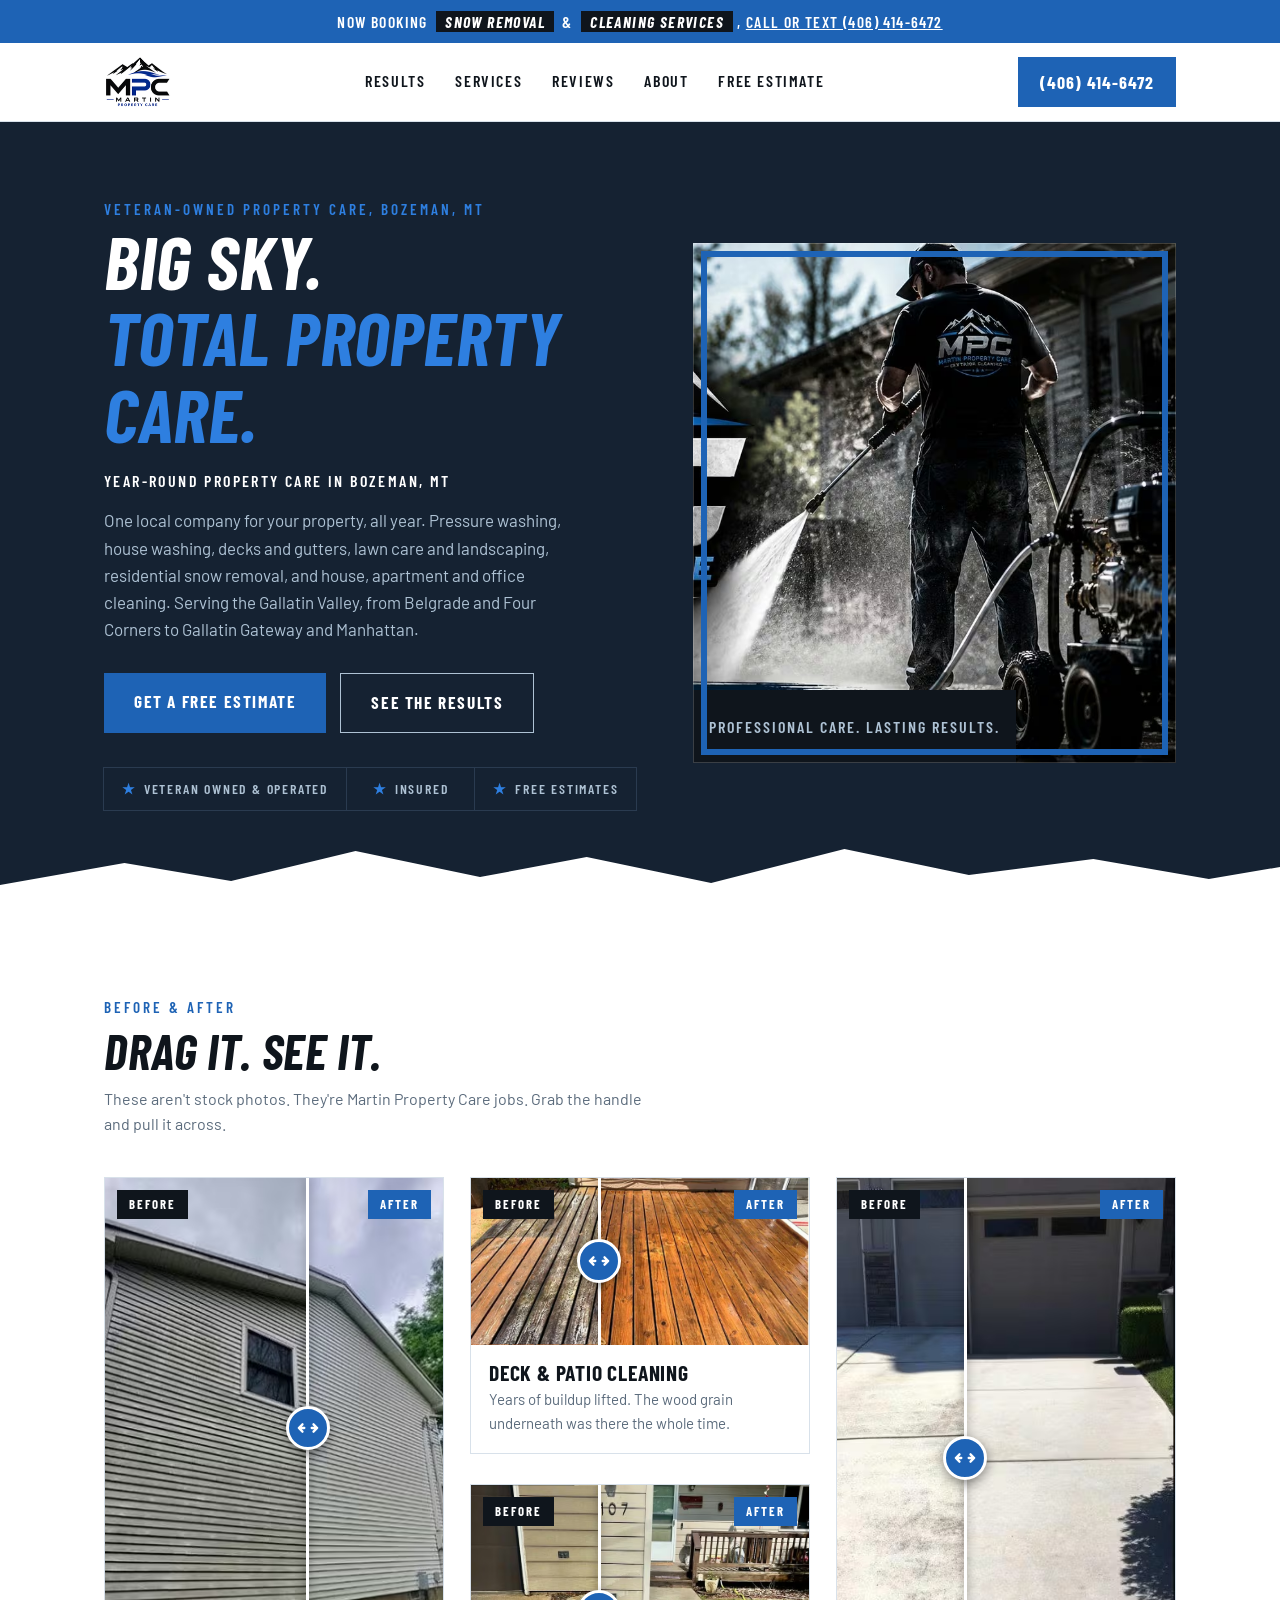
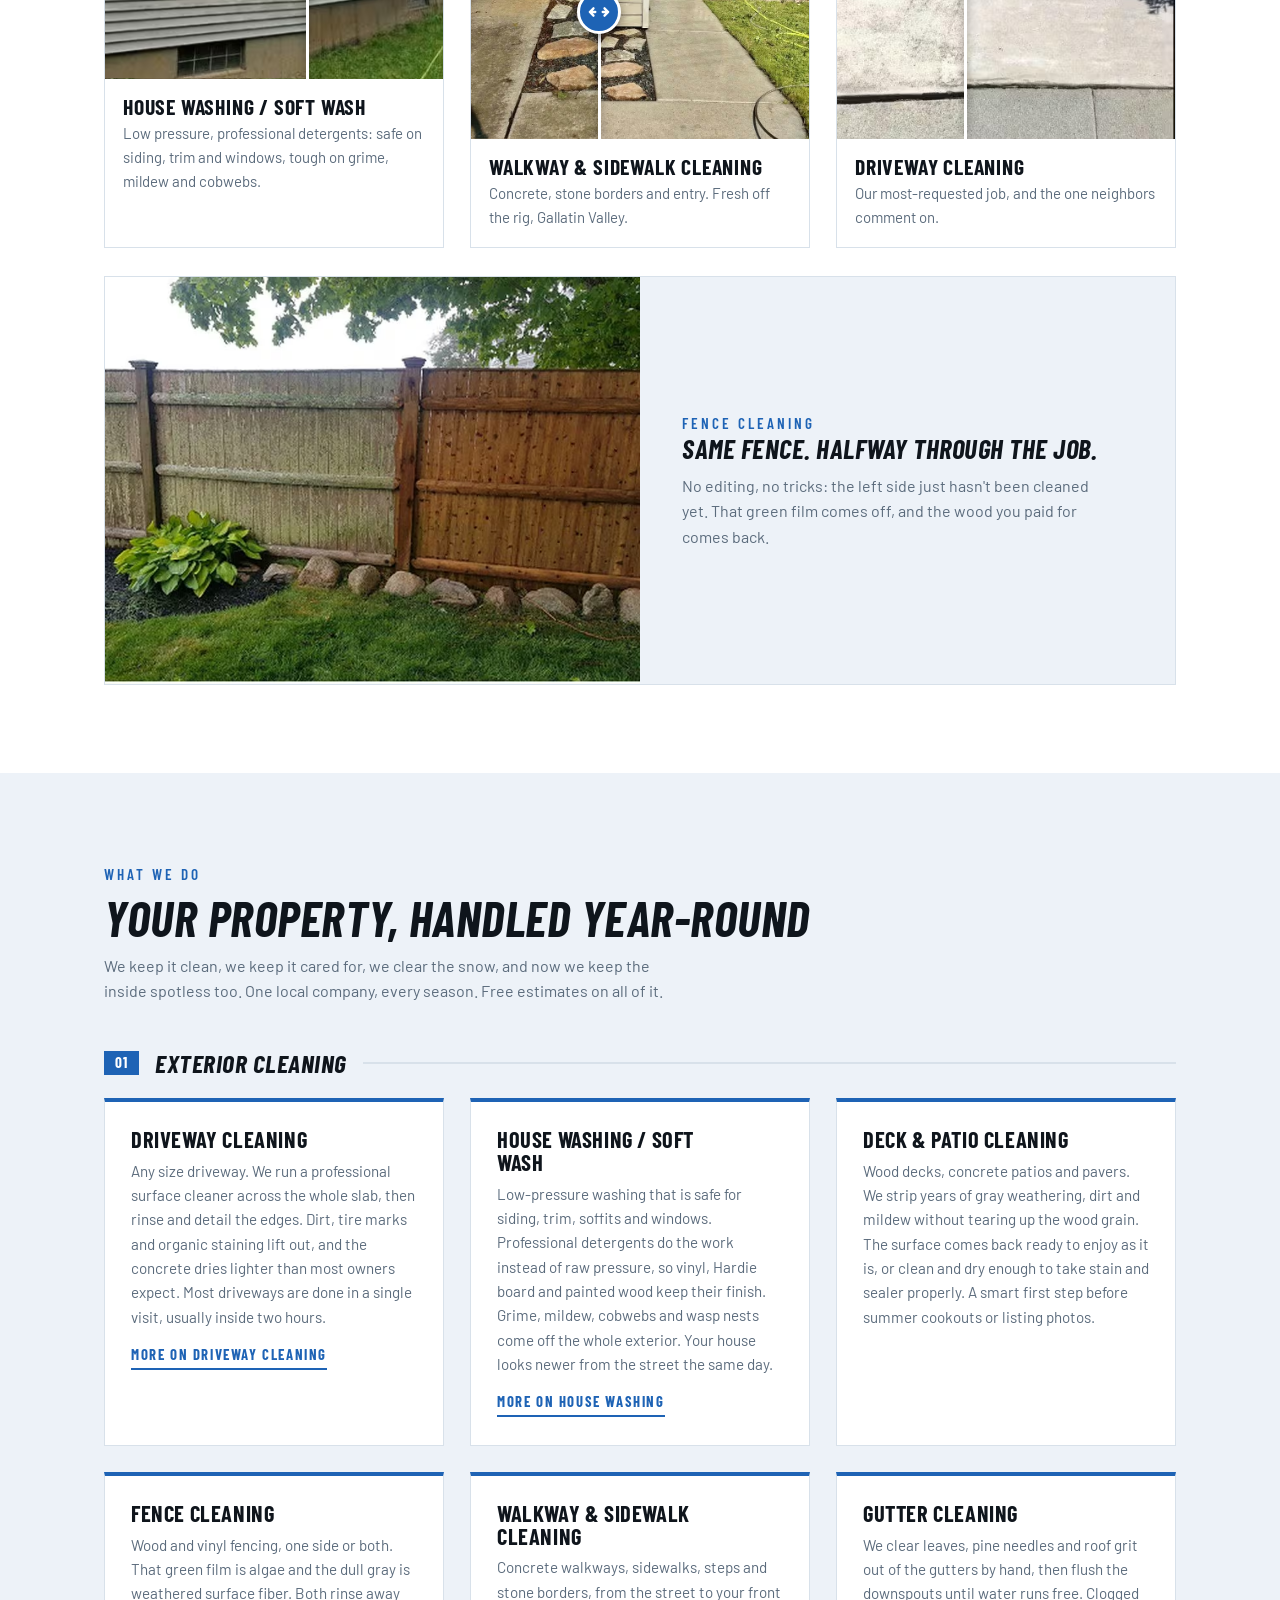
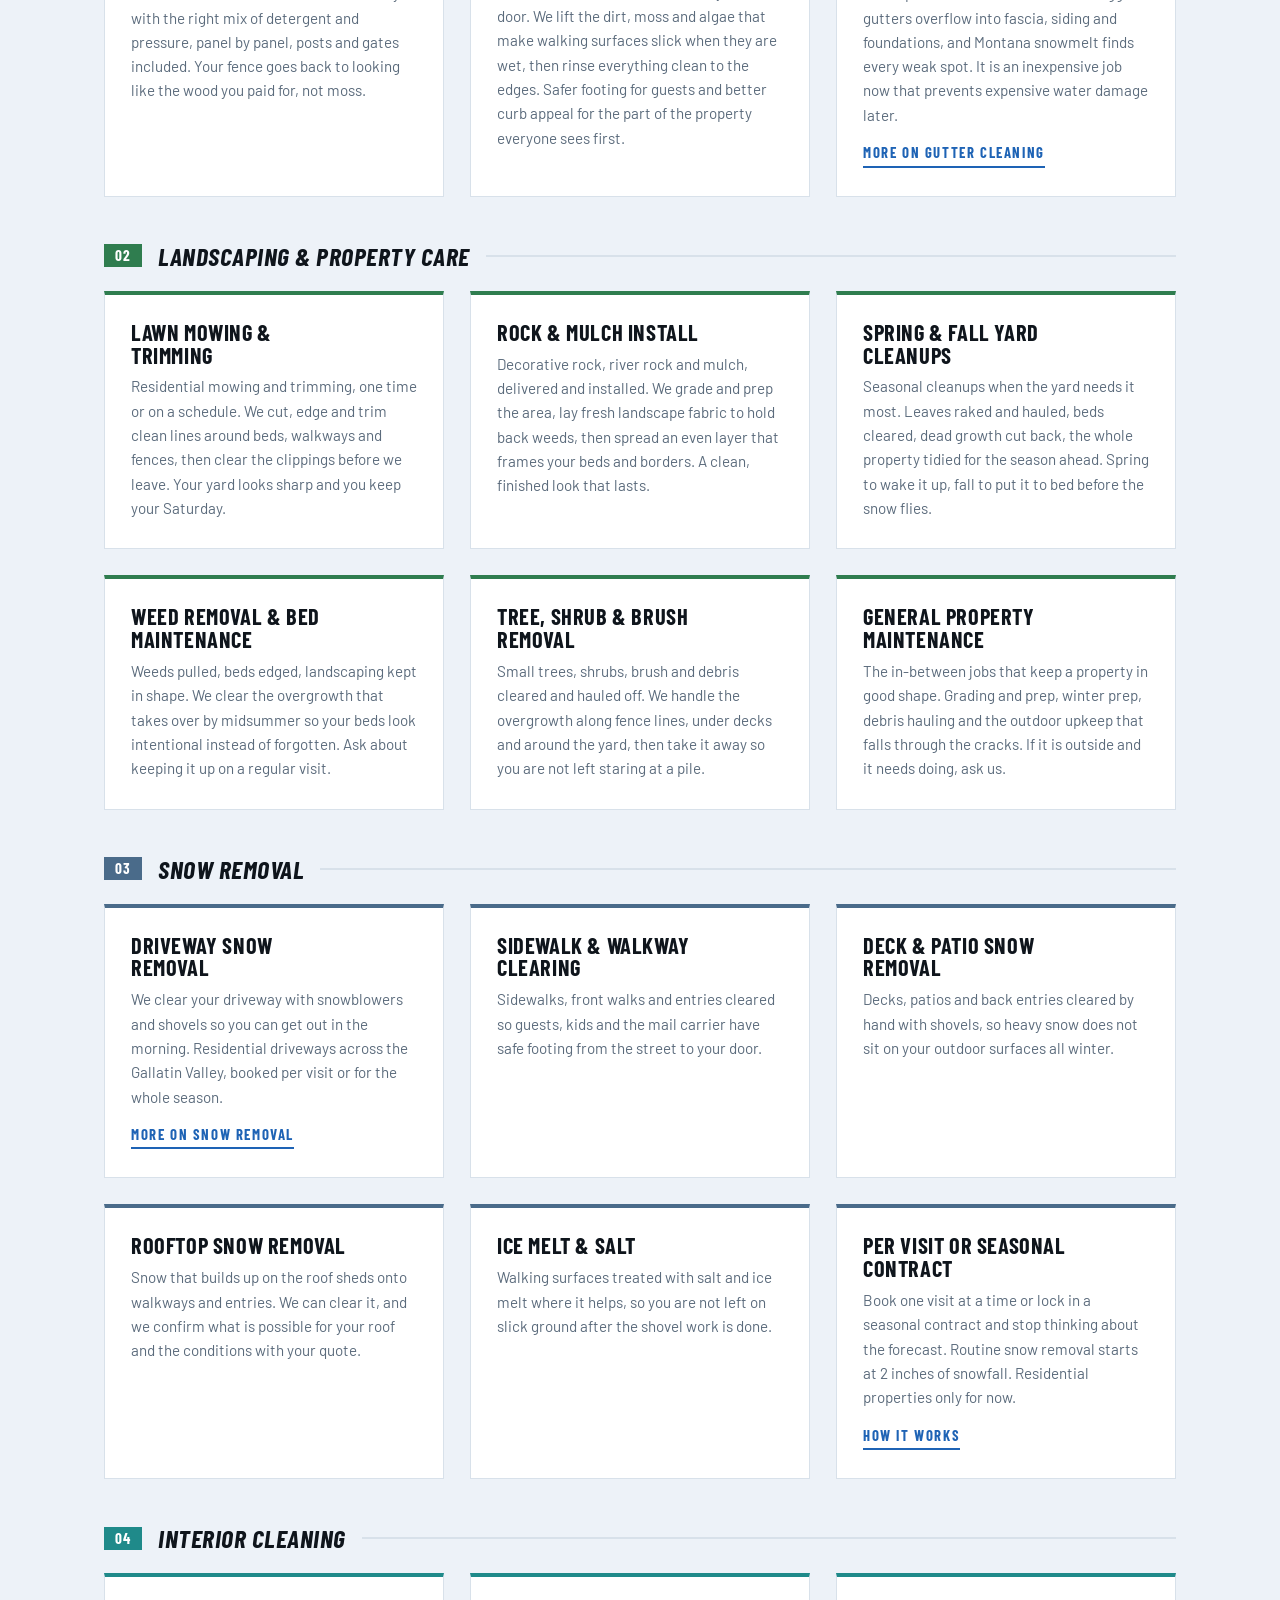
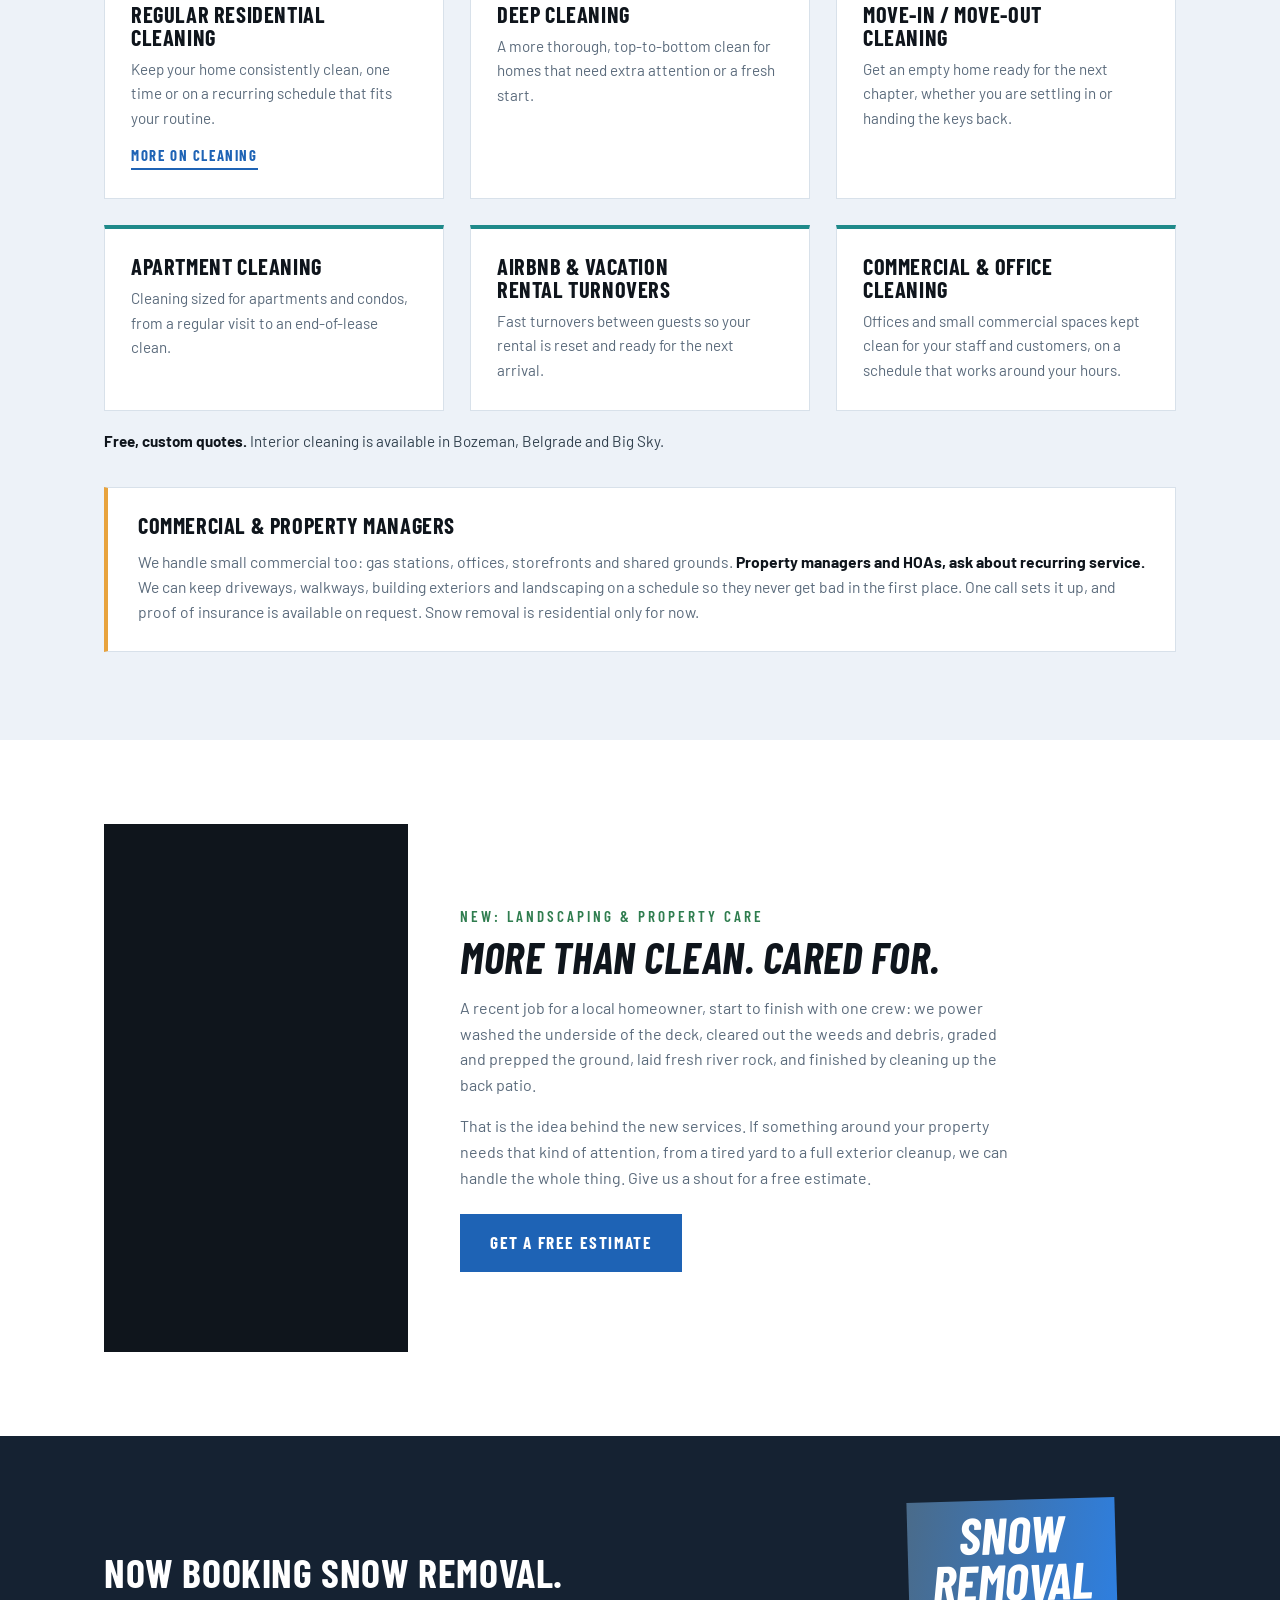
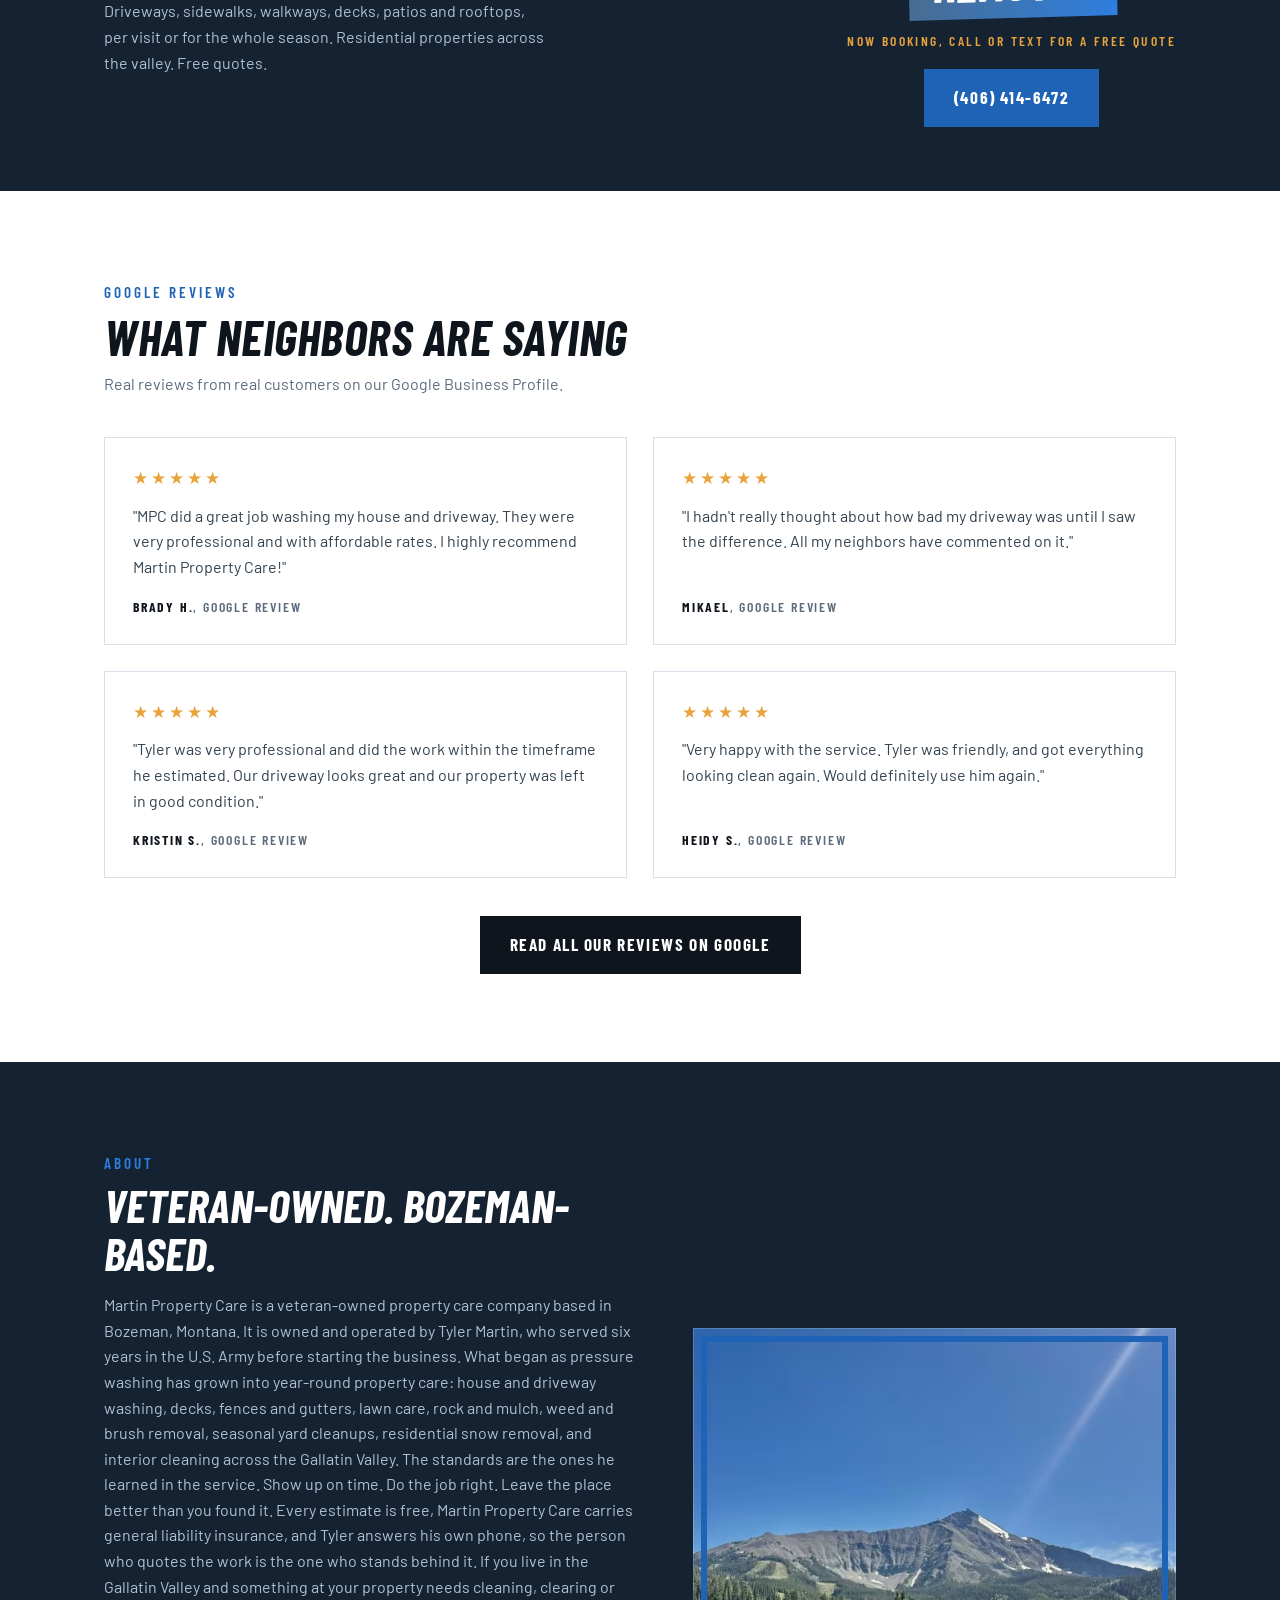
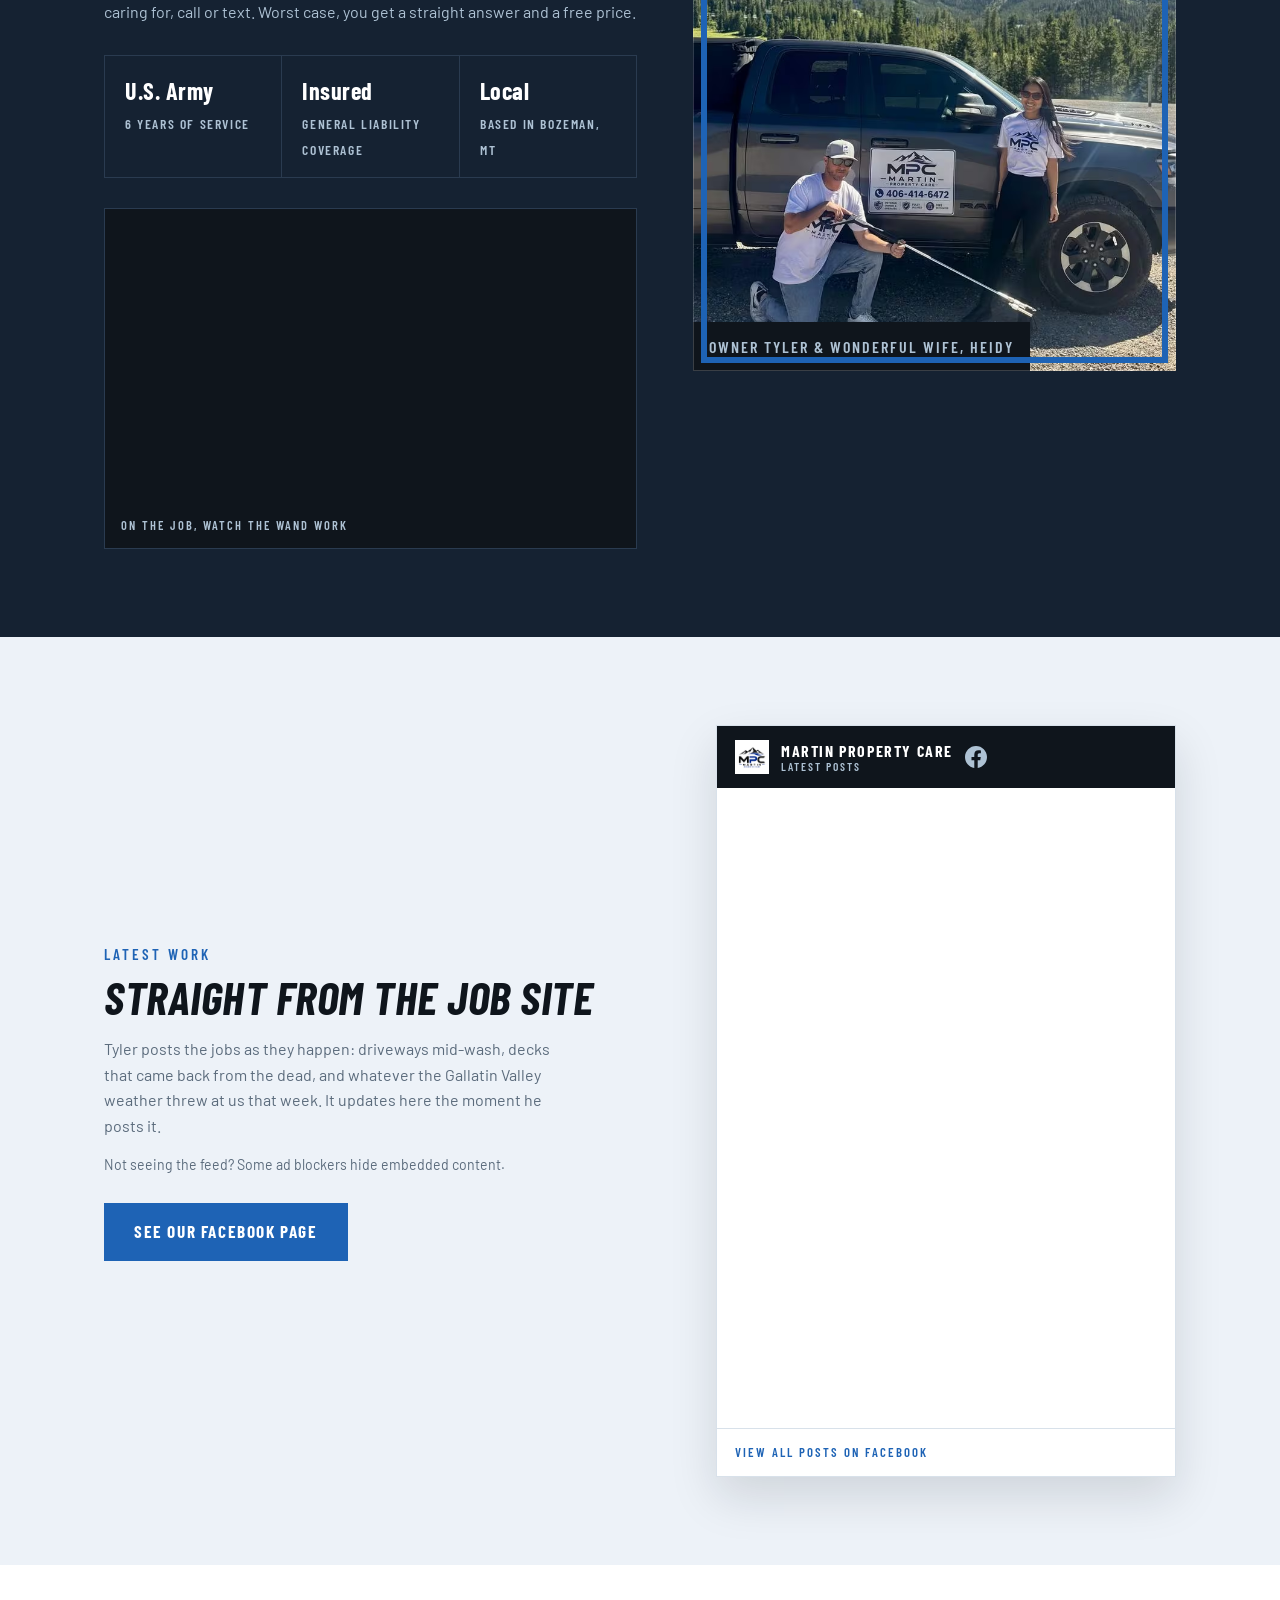
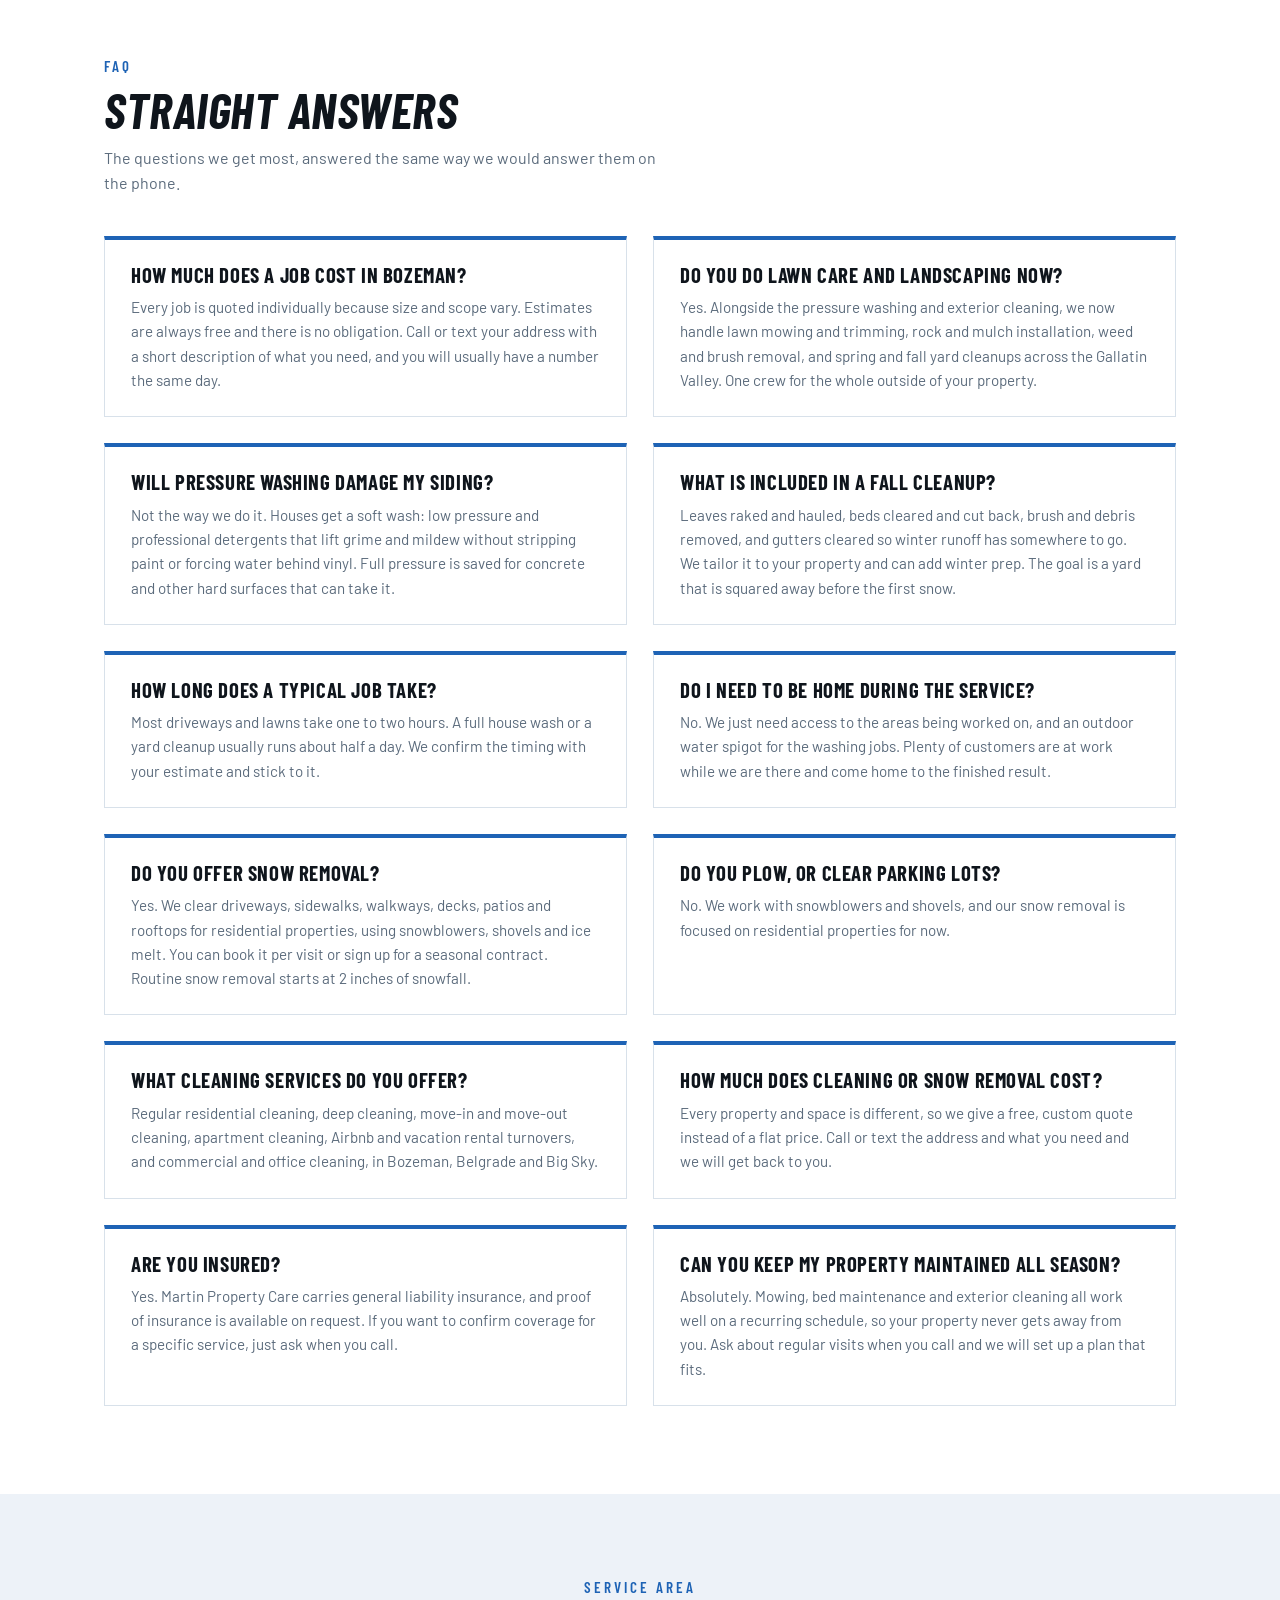
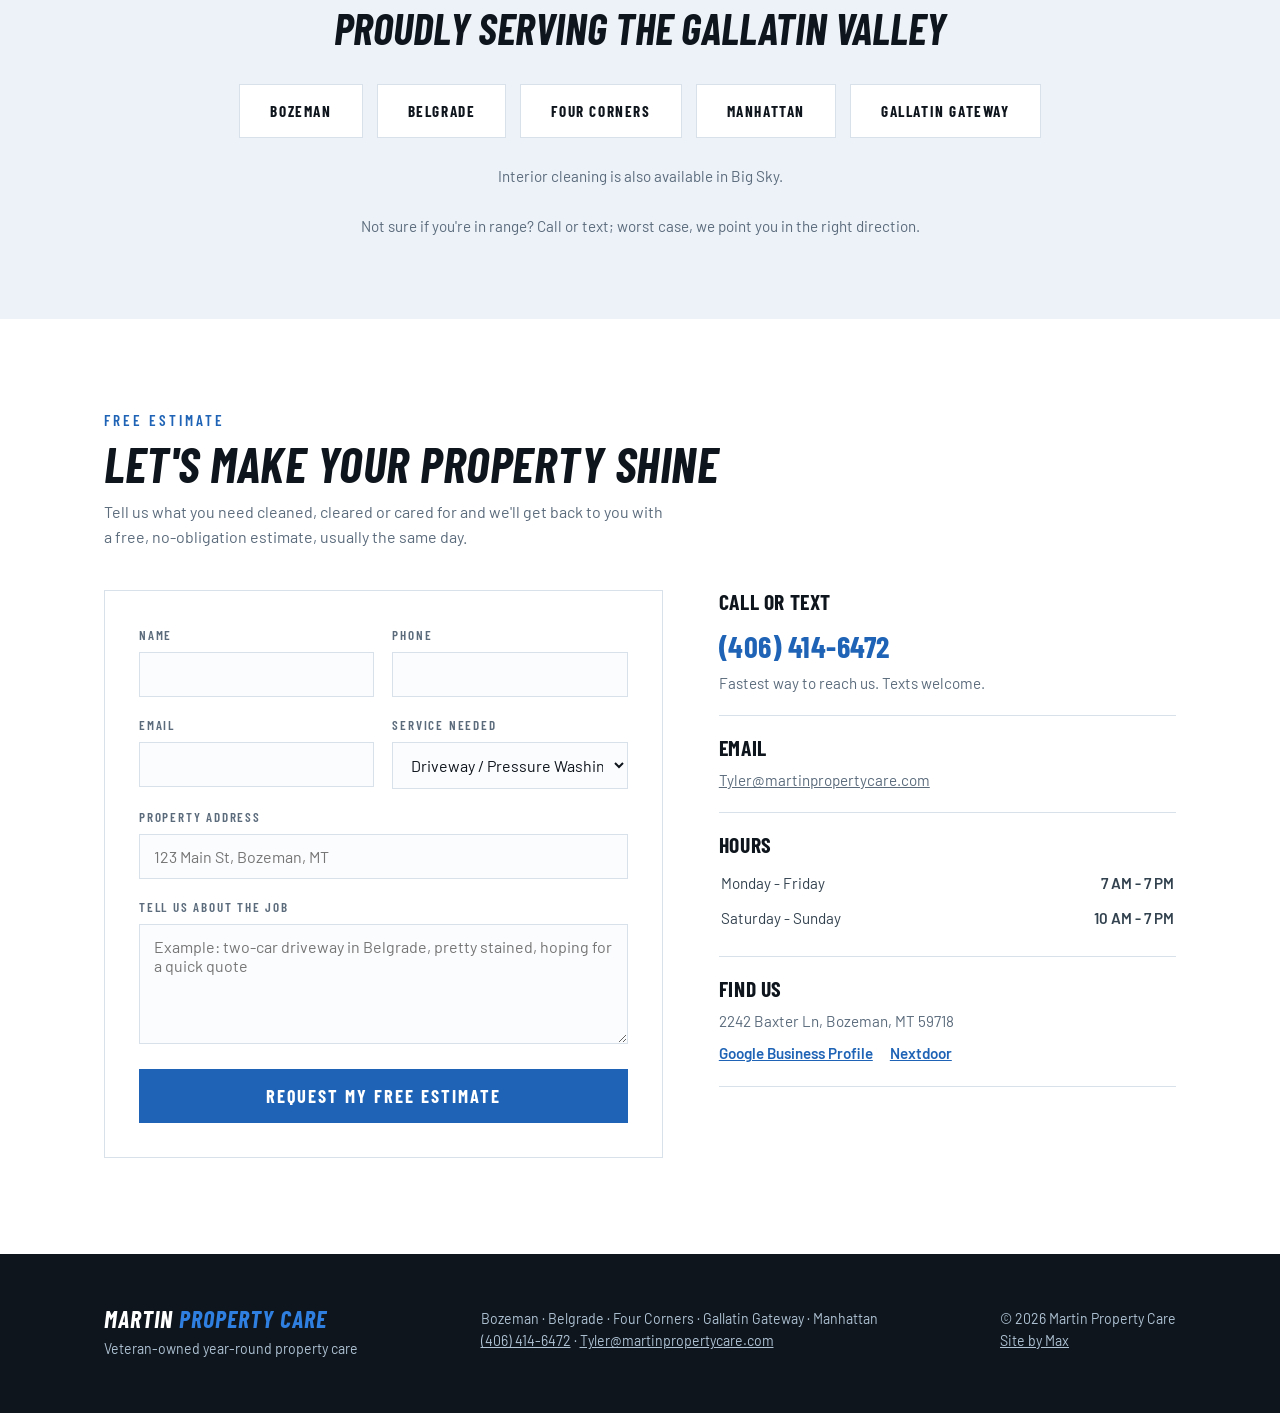
<file: index.html>
<!DOCTYPE html>
<html lang="en">
<head>
<meta charset="UTF-8">
<meta name="viewport" content="width=device-width, initial-scale=1.0">
<title>Martin Property Care | Property Care, Snow Removal &amp; Cleaning in Bozeman, MT</title>
<meta name="description" content="Veteran-owned, year-round property care in Bozeman, Montana. Pressure washing, lawn care and landscaping, residential snow removal, and house, apartment and office cleaning across the Gallatin Valley. Free estimates. Call or text (406) 414-6472.">
<link rel="canonical" href="https://martinpropertycare.com/">
<meta property="og:title" content="Martin Property Care | Property Care, Snow Removal &amp; Cleaning in Bozeman, MT">
<meta property="og:description" content="Veteran-owned, year-round property care serving Bozeman and the Gallatin Valley. Exterior cleaning, landscaping, residential snow removal and interior cleaning. Free estimates.">
<meta property="og:type" content="website">
<meta property="og:url" content="https://martinpropertycare.com/">
<meta property="og:image" content="https://martinpropertycare.com/images/hero.jpg">
<meta name="twitter:card" content="summary_large_image">
<meta name="twitter:title" content="Martin Property Care | Property Care, Snow Removal &amp; Cleaning in Bozeman, MT">
<meta name="twitter:description" content="Veteran-owned, year-round property care serving Bozeman and the Gallatin Valley. Exterior cleaning, landscaping, residential snow removal and interior cleaning. Free estimates.">
<meta name="twitter:image" content="https://martinpropertycare.com/images/hero.jpg">
<link rel="icon" href="/favicon.ico" sizes="32x32">
<link rel="icon" type="image/png" href="images/logo.png">
<link rel="apple-touch-icon" href="images/logo.png">
<link rel="preload" as="image" href="images/hero.avif" type="image/avif" fetchpriority="high">
<script type="application/ld+json">
{
  "@context": "https://schema.org",
  "@type": ["LocalBusiness", "HomeAndConstructionBusiness"],
  "name": "Martin Property Care",
  "description": "Veteran-owned, year-round property care serving Bozeman and the Gallatin Valley. Exterior cleaning, landscaping, residential snow removal and interior cleaning. Free estimates.",
  "url": "https://martinpropertycare.com/",
  "telephone": "+14064146472",
  "email": "Tyler@martinpropertycare.com",
  "logo": {
    "@type": "ImageObject",
    "url": "https://martinpropertycare.com/images/logo.png",
    "width": 140,
    "height": 56
  },
  "image": "https://martinpropertycare.com/images/hero.jpg",
  "priceRange": "$",
  "address": {
    "@type": "PostalAddress",
    "streetAddress": "2242 Baxter Ln",
    "addressLocality": "Bozeman",
    "addressRegion": "MT",
    "postalCode": "59718",
    "addressCountry": "US"
  },
  "geo": {
    "@type": "GeoCoordinates",
    "latitude": 45.7001835,
    "longitude": -111.1044091
  },
  "openingHoursSpecification": [
    {"@type":"OpeningHoursSpecification","dayOfWeek":["Monday","Tuesday","Wednesday","Thursday","Friday"],"opens":"07:00","closes":"19:00"},
    {"@type":"OpeningHoursSpecification","dayOfWeek":["Saturday","Sunday"],"opens":"10:00","closes":"19:00"}
  ],
  "areaServed": [
    {"@type":"City","name":"Bozeman","addressRegion":"MT","addressCountry":"US"},
    {"@type":"City","name":"Belgrade","addressRegion":"MT","addressCountry":"US"},
    {"@type":"City","name":"Four Corners","addressRegion":"MT","addressCountry":"US"},
    {"@type":"City","name":"Gallatin Gateway","addressRegion":"MT","addressCountry":"US"},
    {"@type":"City","name":"Manhattan","addressRegion":"MT","addressCountry":"US"},
    {"@type":"City","name":"Big Sky","addressRegion":"MT","addressCountry":"US"}
  ],
  "hasOfferCatalog": {
    "@type": "OfferCatalog",
    "name": "Property Care, Snow Removal & Cleaning Services",
    "itemListElement": [
      {"@type":"Offer","itemOffered":{"@type":"Service","name":"Driveway Cleaning","description":"Pressure washing for driveways of any size. Removes dirt, tire marks and organic staining, typically in a single visit.","serviceType":"Pressure Washing","provider":{"@id":"https://martinpropertycare.com/#business"}}},
      {"@type":"Offer","itemOffered":{"@type":"Service","name":"House Washing / Soft Wash","description":"Low-pressure soft washing safe for siding and trim. Removes grime, mildew and cobwebs without damaging exterior surfaces.","serviceType":"Soft Washing","provider":{"@id":"https://martinpropertycare.com/#business"}}},
      {"@type":"Offer","itemOffered":{"@type":"Service","name":"Deck and Patio Cleaning","description":"Pressure washing to restore deck and patio surfaces. Removes years of buildup and preps surfaces for stain or seal.","serviceType":"Pressure Washing","provider":{"@id":"https://martinpropertycare.com/#business"}}},
      {"@type":"Offer","itemOffered":{"@type":"Service","name":"Fence Cleaning","description":"Removes green film and gray weathering from wood fences, restoring the natural wood appearance.","serviceType":"Pressure Washing","provider":{"@id":"https://martinpropertycare.com/#business"}}},
      {"@type":"Offer","itemOffered":{"@type":"Service","name":"Walkway and Sidewalk Cleaning","description":"Pressure washing for concrete and stone walkways, sidewalks and entry areas. Improves safety and curb appeal.","serviceType":"Pressure Washing","provider":{"@id":"https://martinpropertycare.com/#business"}}},
      {"@type":"Offer","itemOffered":{"@type":"Service","name":"Gutter Cleaning","description":"Clears gutters and ensures proper flow before Montana weather puts them to the test.","serviceType":"Gutter Cleaning","provider":{"@id":"https://martinpropertycare.com/#business"}}},
      {"@type":"Offer","itemOffered":{"@type":"Service","name":"Lawn Mowing and Trimming","description":"Residential lawn mowing, edging and trimming, one time or on a recurring schedule, with clippings cleared.","serviceType":"Lawn Care","provider":{"@id":"https://martinpropertycare.com/#business"}}},
      {"@type":"Offer","itemOffered":{"@type":"Service","name":"Rock and Mulch Installation","description":"Decorative rock, river rock and mulch delivered and installed over graded, weed-fabric-prepped beds and borders.","serviceType":"Landscaping","provider":{"@id":"https://martinpropertycare.com/#business"}}},
      {"@type":"Offer","itemOffered":{"@type":"Service","name":"Spring and Fall Yard Cleanups","description":"Seasonal yard cleanups: leaves raked and hauled, beds cleared, dead growth cut back, and winter prep.","serviceType":"Landscaping","provider":{"@id":"https://martinpropertycare.com/#business"}}},
      {"@type":"Offer","itemOffered":{"@type":"Service","name":"Weed Removal and Bed Maintenance","description":"Weeds pulled, beds edged and landscaping kept in shape, one time or on a recurring visit.","serviceType":"Landscaping","provider":{"@id":"https://martinpropertycare.com/#business"}}},
      {"@type":"Offer","itemOffered":{"@type":"Service","name":"Tree, Shrub and Brush Removal","description":"Small trees, shrubs, brush and yard debris cleared and hauled away.","serviceType":"Landscaping","provider":{"@id":"https://martinpropertycare.com/#business"}}},
      {"@type":"Offer","itemOffered":{"@type":"Service","name":"General Property Maintenance","description":"Grading and prep, winter prep, debris hauling and exterior upkeep across the property.","serviceType":"Property Maintenance","provider":{"@id":"https://martinpropertycare.com/#business"}}},
      {"@type":"Offer","itemOffered":{"@type":"Service","name":"Residential Snow Removal","description":"Residential driveway, sidewalk, walkway, deck, patio and rooftop snow removal with snowblowers, shovels and ice melt. Per visit or seasonal contracts.","serviceType":"Snow Removal","provider":{"@id":"https://martinpropertycare.com/#business"}}},
      {"@type":"Offer","itemOffered":{"@type":"Service","name":"Residential Cleaning","description":"Regular residential and deep cleaning in Bozeman, Belgrade and Big Sky.","serviceType":"House Cleaning","provider":{"@id":"https://martinpropertycare.com/#business"}}},
      {"@type":"Offer","itemOffered":{"@type":"Service","name":"Move-In and Move-Out Cleaning","description":"Cleaning for empty homes and apartments between occupants.","serviceType":"House Cleaning","provider":{"@id":"https://martinpropertycare.com/#business"}}},
      {"@type":"Offer","itemOffered":{"@type":"Service","name":"Apartment Cleaning","description":"Apartment and condo cleaning, one time or recurring.","serviceType":"House Cleaning","provider":{"@id":"https://martinpropertycare.com/#business"}}},
      {"@type":"Offer","itemOffered":{"@type":"Service","name":"Airbnb and Vacation Rental Turnovers","description":"Turnover cleaning between guests for short-term and vacation rentals.","serviceType":"House Cleaning","provider":{"@id":"https://martinpropertycare.com/#business"}}},
      {"@type":"Offer","itemOffered":{"@type":"Service","name":"Commercial and Office Cleaning","description":"Cleaning for offices and small commercial spaces.","serviceType":"Commercial Cleaning","provider":{"@id":"https://martinpropertycare.com/#business"}}}
    ]
  },
  "founder": {
    "@type":"Person",
    "@id":"https://martinpropertycare.com/#tyler-martin",
    "name":"Tyler Martin",
    "jobTitle":"Owner",
    "description":"U.S. Army veteran with six years of service. Owner and operator of Martin Property Care in Bozeman, MT.",
    "worksFor":{"@id":"https://martinpropertycare.com/#business"}
  },
  "employee": {"@type":"Person","@id":"https://martinpropertycare.com/#tyler-martin","name":"Tyler Martin"},
  "sameAs": [
    "https://nextdoor.com/page/martin-property-care-bozeman-mt/",
    "https://www.facebook.com/MartinPropertycare24",
    "https://www.facebook.com/reel/1021458323613767/"
  ],
  "@id": "https://martinpropertycare.com/#business"
}
</script>
<link rel="stylesheet" href="css/styles.css?v=5">
</head>
<body>

<div class="promo">
  Now booking <strong>snow removal</strong> &amp; <strong>cleaning services</strong>, <a href="tel:4064146472">call or text (406)&nbsp;414-6472</a>
</div>

<header class="site">
  <div class="wrap">
    <a class="logo-link" href="#top" aria-label="Martin Property Care home">
      <img src="images/logo.webp" alt="Martin Property Care, MPC logo with mountains" width="135" height="112">
    </a>
    <nav class="main" id="mainNav" aria-label="Main">
      <a href="#results">Results</a>
      <a href="#services">Services</a>
      <a href="#reviews">Reviews</a>
      <a href="#about">About</a>
      <a href="#contact">Free Estimate</a>
    </nav>
    <a class="hdr-phone" href="tel:4064146472">(406) 414-6472</a>
    <button class="nav-toggle" type="button" aria-label="Open menu" aria-expanded="false" aria-controls="mainNav">
      <span></span><span></span><span></span>
    </button>
  </div>
</header>

<section class="hero" id="top">
  <div class="wrap">
    <div>
      <span class="eyebrow" style="color:var(--bright)">Veteran-Owned Property Care, Bozeman, MT</span>
      <h1>Big Sky.<br><span class="alt">Total Property Care.</span></h1>
      <p class="h1-sub">Year-round property care in Bozeman, MT</p>
      <p class="lede">One local company for your property, all year. Pressure washing, house washing, decks and gutters, lawn care and landscaping, residential snow removal, and house, apartment and office cleaning. Serving the Gallatin Valley, from Belgrade and Four Corners to Gallatin Gateway and Manhattan.</p>
      <div class="cta-row">
        <a class="btn btn-blue" href="#contact">Get a Free Estimate</a>
        <a class="btn btn-line" href="#results">See the Results</a>
      </div>
      <div class="chips">
        <span><b>★</b>Veteran Owned &amp; Operated</span>
        <span><b>★</b>Insured</span>
        <span><b>★</b>Free Estimates</span>
      </div>
    </div>
    <figure class="hero-img">
      <picture>
        <source srcset="images/hero.avif" type="image/avif">
        <source srcset="images/hero.webp" type="image/webp">
        <img src="images/hero.jpg" alt="Pressure washing a driveway with professional surface-cleaning equipment" width="762" height="809" fetchpriority="high">
      </picture>
      <figcaption>Professional Care. Lasting Results.</figcaption>
    </figure>
  </div>
  <div class="ridge" aria-hidden="true">
    <svg viewBox="0 0 1440 64" preserveAspectRatio="none">
      <path d="M0,64 L0,42 L140,20 L260,38 L400,8 L540,34 L660,14 L800,40 L950,6 L1090,32 L1230,16 L1360,36 L1440,24 L1440,64 Z" fill="#ffffff"/>
    </svg>
  </div>
</section>

<section class="results" id="results">
  <div class="wrap">
    <div class="sec-head">
      <span class="eyebrow">Before &amp; After</span>
      <h2>Drag It. See It.</h2>
      <p>These aren't stock photos. They're Martin Property Care jobs. Grab the handle and pull it across.</p>
    </div>

    <div class="ba-grid ba-grid-3">
      <div class="ba-card ba-native">
        <div class="ba" style="--pos:38%">
          <picture>
            <source srcset="images/siding-after.avif" type="image/avif">
            <source srcset="images/siding-after.webp" type="image/webp">
            <img src="images/siding-after.jpg" alt="House siding bright and clean after a soft wash" width="341" height="505" loading="lazy">
          </picture>
          <div class="after-wrap"><picture>
            <source srcset="images/siding-before.avif" type="image/avif">
            <source srcset="images/siding-before.webp" type="image/webp">
            <img src="images/siding-before.jpg" alt="The same siding dulled by grime and organic growth before washing" width="342" height="505" loading="lazy">
          </picture></div>
          <div class="bar"><div class="grip"><svg viewBox="0 0 24 24"><path d="M8 12 H2 M2 12 l4-4 M2 12 l4 4 M16 12 h6 M22 12 l-4-4 M22 12 l-4 4"/></svg></div></div>
          <span class="lbl lbl-b">Before</span><span class="lbl lbl-a">After</span>
          <input type="range" min="0" max="100" value="38" step="0.5" aria-label="Compare house siding before and after washing">
        </div>
        <div class="meta">
          <h3>House Washing / Soft Wash</h3>
          <p>Low pressure, professional detergents: safe on siding, trim and windows, tough on grime, mildew and cobwebs.</p>
        </div>
      </div>

      <div class="ba-stack">
        <div class="ba-card ba-native">
          <div class="ba" style="--pos:38%">
            <picture>
              <source srcset="images/deck-after.avif" type="image/avif">
              <source srcset="images/deck-after.webp" type="image/webp">
              <img src="images/deck-after.jpg" alt="Deck with the wood grain restored after cleaning" width="836" height="412" loading="lazy">
            </picture>
            <div class="after-wrap"><picture>
              <source srcset="images/deck-before.avif" type="image/avif">
              <source srcset="images/deck-before.webp" type="image/webp">
              <img src="images/deck-before.jpg" alt="The same deck boards dark with weathered buildup before cleaning" width="836" height="412" loading="lazy">
            </picture></div>
            <div class="bar"><div class="grip"><svg viewBox="0 0 24 24"><path d="M8 12 H2 M2 12 l4-4 M2 12 l4 4 M16 12 h6 M22 12 l-4-4 M22 12 l-4 4"/></svg></div></div>
            <span class="lbl lbl-b">Before</span><span class="lbl lbl-a">After</span>
            <input type="range" min="0" max="100" value="38" step="0.5" aria-label="Compare deck before and after cleaning">
          </div>
          <div class="meta">
            <h3>Deck &amp; Patio Cleaning</h3>
            <p>Years of buildup lifted. The wood grain underneath was there the whole time.</p>
          </div>
        </div>

        <div class="ba-card ba-compact">
          <div class="ba" style="--pos:38%">
            <picture>
              <source srcset="images/walkup-after.avif" type="image/avif">
              <source srcset="images/walkup-after.webp" type="image/webp">
              <img src="images/walkup-after.jpg" alt="Clean walkway and entry, freshly washed" width="800" height="1067" loading="lazy">
            </picture>
            <div class="after-wrap"><picture>
              <source srcset="images/walkup-before.avif" type="image/avif">
              <source srcset="images/walkup-before.webp" type="image/webp">
              <img src="images/walkup-before.jpg" alt="The same walkway and entry before this cleaning visit" width="800" height="1067" loading="lazy">
            </picture></div>
            <div class="bar"><div class="grip"><svg viewBox="0 0 24 24"><path d="M8 12 H2 M2 12 l4-4 M2 12 l4 4 M16 12 h6 M22 12 l-4-4 M22 12 l-4 4"/></svg></div></div>
            <span class="lbl lbl-b">Before</span><span class="lbl lbl-a">After</span>
            <input type="range" min="0" max="100" value="38" step="0.5" aria-label="Compare walkway before and after cleaning">
          </div>
          <div class="meta">
            <h3>Walkway &amp; Sidewalk Cleaning</h3>
            <p>Concrete, stone borders and entry. Fresh off the rig, Gallatin Valley.</p>
          </div>
        </div>
      </div>

      <div class="ba-card ba-native">
        <div class="ba" style="--pos:38%">
          <picture>
            <source srcset="images/driveway-after.avif" type="image/avif">
            <source srcset="images/driveway-after.webp" type="image/webp">
            <img src="images/driveway-after.jpg" alt="Driveway uniform and clean after pressure washing" width="416" height="690" loading="lazy">
          </picture>
          <div class="after-wrap"><picture>
            <source srcset="images/driveway-before.avif" type="image/avif">
            <source srcset="images/driveway-before.webp" type="image/webp">
            <img src="images/driveway-before.jpg" alt="The same driveway covered in dirt and organic staining before cleaning" width="414" height="690" loading="lazy">
          </picture></div>
          <div class="bar"><div class="grip"><svg viewBox="0 0 24 24"><path d="M8 12 H2 M2 12 l4-4 M2 12 l4 4 M16 12 h6 M22 12 l-4-4 M22 12 l-4 4"/></svg></div></div>
          <span class="lbl lbl-b">Before</span><span class="lbl lbl-a">After</span>
          <input type="range" min="0" max="100" value="38" step="0.5" aria-label="Compare driveway before and after cleaning">
        </div>
        <div class="meta">
          <h3>Driveway Cleaning</h3>
          <p>Our most-requested job, and the one neighbors comment on.</p>
        </div>
      </div>
    </div>

    <div class="fence-note">
      <picture>
        <source srcset="images/fence.avif" type="image/avif">
        <source srcset="images/fence.webp" type="image/webp">
        <img src="images/fence.jpg" alt="A fence halfway through cleaning: the left half still green with growth, the right half restored to natural wood" width="826" height="628" loading="lazy">
      </picture>
      <div class="txt">
        <span class="eyebrow">Fence Cleaning</span>
        <h3>Same fence. Halfway through the job.</h3>
        <p>No editing, no tricks: the left side just hasn't been cleaned yet. That green film comes off, and the wood you paid for comes back.</p>
      </div>
    </div>
  </div>
</section>

<section class="services" id="services">
  <div class="wrap">
    <div class="sec-head">
      <span class="eyebrow">What We Do</span>
      <h2>Your Property, Handled Year-Round</h2>
      <p>We keep it clean, we keep it cared for, we clear the snow, and now we keep the inside spotless too. One local company, every season. Free estimates on all of it.</p>
    </div>

    <div class="svc-group">
      <h3 class="svc-group-title"><span>01</span> Exterior Cleaning</h3>
      <div class="svc-grid">
        <div class="svc">
          <h3>Driveway Cleaning</h3>
          <p>Any size driveway. We run a professional surface cleaner across the whole slab, then rinse and detail the edges. Dirt, tire marks and organic staining lift out, and the concrete dries lighter than most owners expect. Most driveways are done in a single visit, usually inside two hours.</p>
          <a class="more" href="/driveway-cleaning-bozeman-mt/">More on driveway cleaning</a>
        </div>
        <div class="svc">
          <h3>House Washing / Soft Wash</h3>
          <p>Low-pressure washing that is safe for siding, trim, soffits and windows. Professional detergents do the work instead of raw pressure, so vinyl, Hardie board and painted wood keep their finish. Grime, mildew, cobwebs and wasp nests come off the whole exterior. Your house looks newer from the street the same day.</p>
          <a class="more" href="/house-washing-soft-wash-bozeman-mt/">More on house washing</a>
        </div>
        <div class="svc">
          <h3>Deck &amp; Patio Cleaning</h3>
          <p>Wood decks, concrete patios and pavers. We strip years of gray weathering, dirt and mildew without tearing up the wood grain. The surface comes back ready to enjoy as it is, or clean and dry enough to take stain and sealer properly. A smart first step before summer cookouts or listing photos.</p>
        </div>
        <div class="svc">
          <h3>Fence Cleaning</h3>
          <p>Wood and vinyl fencing, one side or both. That green film is algae and the dull gray is weathered surface fiber. Both rinse away with the right mix of detergent and pressure, panel by panel, posts and gates included. Your fence goes back to looking like the wood you paid for, not moss.</p>
        </div>
        <div class="svc">
          <h3>Walkway &amp; Sidewalk Cleaning</h3>
          <p>Concrete walkways, sidewalks, steps and stone borders, from the street to your front door. We lift the dirt, moss and algae that make walking surfaces slick when they are wet, then rinse everything clean to the edges. Safer footing for guests and better curb appeal for the part of the property everyone sees first.</p>
        </div>
        <div class="svc">
          <h3>Gutter Cleaning</h3>
          <p>We clear leaves, pine needles and roof grit out of the gutters by hand, then flush the downspouts until water runs free. Clogged gutters overflow into fascia, siding and foundations, and Montana snowmelt finds every weak spot. It is an inexpensive job now that prevents expensive water damage later.</p>
          <a class="more" href="/gutter-cleaning-bozeman-mt/">More on gutter cleaning</a>
        </div>
      </div>
    </div>

    <div class="svc-group svc-group-green">
      <h3 class="svc-group-title"><span>02</span> Landscaping &amp; Property Care</h3>
      <div class="svc-grid">
        <div class="svc svc-green">
          <h3>Lawn Mowing &amp; Trimming</h3>
          <p>Residential mowing and trimming, one time or on a schedule. We cut, edge and trim clean lines around beds, walkways and fences, then clear the clippings before we leave. Your yard looks sharp and you keep your Saturday.</p>
        </div>
        <div class="svc svc-green">
          <h3>Rock &amp; Mulch Install</h3>
          <p>Decorative rock, river rock and mulch, delivered and installed. We grade and prep the area, lay fresh landscape fabric to hold back weeds, then spread an even layer that frames your beds and borders. A clean, finished look that lasts.</p>
        </div>
        <div class="svc svc-green">
          <h3>Spring &amp; Fall Yard Cleanups</h3>
          <p>Seasonal cleanups when the yard needs it most. Leaves raked and hauled, beds cleared, dead growth cut back, the whole property tidied for the season ahead. Spring to wake it up, fall to put it to bed before the snow flies.</p>
        </div>
        <div class="svc svc-green">
          <h3>Weed Removal &amp; Bed Maintenance</h3>
          <p>Weeds pulled, beds edged, landscaping kept in shape. We clear the overgrowth that takes over by midsummer so your beds look intentional instead of forgotten. Ask about keeping it up on a regular visit.</p>
        </div>
        <div class="svc svc-green">
          <h3>Tree, Shrub &amp; Brush Removal</h3>
          <p>Small trees, shrubs, brush and debris cleared and hauled off. We handle the overgrowth along fence lines, under decks and around the yard, then take it away so you are not left staring at a pile.</p>
        </div>
        <div class="svc svc-green">
          <h3>General Property Maintenance</h3>
          <p>The in-between jobs that keep a property in good shape. Grading and prep, winter prep, debris hauling and the outdoor upkeep that falls through the cracks. If it is outside and it needs doing, ask us.</p>
        </div>
      </div>
    </div>


    <div class="svc-group svc-group-snow" id="snow-removal">
      <h3 class="svc-group-title"><span>03</span> Snow Removal</h3>
      <div class="svc-grid">
        <div class="svc svc-snow">
          <h3>Driveway Snow Removal</h3>
          <p>We clear your driveway with snowblowers and shovels so you can get out in the morning. Residential driveways across the Gallatin Valley, booked per visit or for the whole season.</p>
          <a class="more" href="/snow-removal-bozeman-mt/">More on snow removal</a>
        </div>
        <div class="svc svc-snow">
          <h3>Sidewalk &amp; Walkway Clearing</h3>
          <p>Sidewalks, front walks and entries cleared so guests, kids and the mail carrier have safe footing from the street to your door.</p>
        </div>
        <div class="svc svc-snow">
          <h3>Deck &amp; Patio Snow Removal</h3>
          <p>Decks, patios and back entries cleared by hand with shovels, so heavy snow does not sit on your outdoor surfaces all winter.</p>
        </div>
        <div class="svc svc-snow">
          <h3>Rooftop Snow Removal</h3>
          <p>Snow that builds up on the roof sheds onto walkways and entries. We can clear it, and we confirm what is possible for your roof and the conditions with your quote.</p>
        </div>
        <div class="svc svc-snow">
          <h3>Ice Melt &amp; Salt</h3>
          <p>Walking surfaces treated with salt and ice melt where it helps, so you are not left on slick ground after the shovel work is done.</p>
        </div>
        <div class="svc svc-snow">
          <h3>Per Visit or Seasonal Contract</h3>
          <p>Book one visit at a time or lock in a seasonal contract and stop thinking about the forecast. Routine snow removal starts at 2 inches of snowfall. Residential properties only for now.</p>
          <a class="more" href="/snow-removal-bozeman-mt/">How it works</a>
        </div>
      </div>
    </div>

    <div class="svc-group svc-group-clean" id="cleaning">
      <h3 class="svc-group-title"><span>04</span> Interior Cleaning</h3>
      <div class="svc-grid">
        <div class="svc svc-clean">
          <h3>Regular Residential Cleaning</h3>
          <p>Keep your home consistently clean, one time or on a recurring schedule that fits your routine.</p>
          <a class="more" href="/house-cleaning-bozeman-mt/">More on cleaning</a>
        </div>
        <div class="svc svc-clean">
          <h3>Deep Cleaning</h3>
          <p>A more thorough, top-to-bottom clean for homes that need extra attention or a fresh start.</p>
        </div>
        <div class="svc svc-clean">
          <h3>Move-In / Move-Out Cleaning</h3>
          <p>Get an empty home ready for the next chapter, whether you are settling in or handing the keys back.</p>
        </div>
        <div class="svc svc-clean">
          <h3>Apartment Cleaning</h3>
          <p>Cleaning sized for apartments and condos, from a regular visit to an end-of-lease clean.</p>
        </div>
        <div class="svc svc-clean">
          <h3>Airbnb &amp; Vacation Rental Turnovers</h3>
          <p>Fast turnovers between guests so your rental is reset and ready for the next arrival.</p>
        </div>
        <div class="svc svc-clean">
          <h3>Commercial &amp; Office Cleaning</h3>
          <p>Offices and small commercial spaces kept clean for your staff and customers, on a schedule that works around your hours.</p>
        </div>
      </div>
      <p class="svc-note"><b>Free, custom quotes.</b> Interior cleaning is available in Bozeman, Belgrade and Big Sky.</p>
    </div>

    <div class="commercial">
      <h3>Commercial &amp; Property Managers</h3>
      <p>We handle small commercial too: gas stations, offices, storefronts and shared grounds. <b>Property managers and HOAs, ask about recurring service.</b> We can keep driveways, walkways, building exteriors and landscaping on a schedule so they never get bad in the first place. One call sets it up, and proof of insurance is available on request. Snow removal is residential only for now.</p>
    </div>
  </div>
</section>

<section class="ls-showcase">
  <div class="wrap">
    <div class="ls-video">
      <iframe src="https://www.facebook.com/plugins/video.php?height=476&href=https%3A%2F%2Fwww.facebook.com%2Freel%2F1102240218943762%2F&show_text=false&width=267&t=0" title="Martin Property Care laying fresh river rock" loading="lazy" allow="autoplay; clipboard-write; encrypted-media; picture-in-picture; web-share" allowfullscreen></iframe>
    </div>
    <div class="ls-copy">
      <span class="eyebrow" style="color:var(--green)">New: Landscaping &amp; Property Care</span>
      <h2>More Than Clean. Cared For.</h2>
      <p>A recent job for a local homeowner, start to finish with one crew: we power washed the underside of the deck, cleared out the weeds and debris, graded and prepped the ground, laid fresh river rock, and finished by cleaning up the back patio.</p>
      <p>That is the idea behind the new services. If something around your property needs that kind of attention, from a tired yard to a full exterior cleanup, we can handle the whole thing. Give us a shout for a free estimate.</p>
      <!-- TODO: when Tyler sends the river-rock project photos, add a before/after
           block here (reuse the .fence-note or .ba-card pattern from Results). -->
      <a class="btn btn-blue" href="#contact">Get a Free Estimate</a>
    </div>
  </div>
</section>

<section class="band">
  <div class="wrap">
    <div>
      <h2>Now Booking Snow Removal.</h2>
      <p>Driveways, sidewalks, walkways, decks, patios and rooftops, per visit or for the whole season. Residential properties across the valley. Free quotes.</p>
    </div>
    <div class="right">
      <span class="season season-snow">Snow<br>Removal</span>
      <span class="until">Now booking, call or text for a free quote</span>
      <div style="margin-top:18px"><a class="btn btn-blue" href="tel:4064146472">(406) 414-6472</a></div>
    </div>
  </div>
</section>

<section class="reviews" id="reviews">
  <div class="wrap">
    <div class="sec-head">
      <span class="eyebrow">Google Reviews</span>
      <h2>What Neighbors Are Saying</h2>
      <p>Real reviews from real customers on our Google Business Profile.</p>
    </div>
    <div class="rev-grid">
      <div class="rev">
        <div class="stars" aria-label="5 out of 5 stars">★★★★★</div>
        <p>"MPC did a great job washing my house and driveway. They were very professional and with affordable rates. I highly recommend Martin Property Care!"</p>
        <span class="who"><b>Brady H.</b>, Google review</span>
      </div>
      <div class="rev">
        <div class="stars" aria-label="5 out of 5 stars">★★★★★</div>
        <p>"I hadn't really thought about how bad my driveway was until I saw the difference. All my neighbors have commented on it."</p>
        <span class="who"><b>Mikael</b>, Google review</span>
      </div>
      <div class="rev">
        <div class="stars" aria-label="5 out of 5 stars">★★★★★</div>
        <p>"Tyler was very professional and did the work within the timeframe he estimated. Our driveway looks great and our property was left in good condition."</p>
        <span class="who"><b>Kristin S.</b>, Google review</span>
      </div>
      <div class="rev">
        <div class="stars" aria-label="5 out of 5 stars">★★★★★</div>
        <p>"Very happy with the service. Tyler was friendly, and got everything looking clean again. Would definitely use him again."</p>
        <span class="who"><b>Heidy S.</b>, Google review</span>
      </div>
    </div>
    <div class="rev-cta">
      <a class="btn" href="https://www.google.com/search?q=Martin+Property+Care&stick=H4sIAAAAAAAA_-NgU1I1qEhMMzAzsEhKNDIzNTNMTk6zMqgwS0wzTzY1TDYzMUxJNDRLWcQq4ptYVJKZpxBQlF-QWlRSqeCcWJQKAEgBNvtAAAAA&hl=en" target="_blank" rel="noopener">Read All Our Reviews on Google</a>
    </div>
  </div>
</section>

<section class="about" id="about">
  <div class="wrap">
    <div>
      <span class="eyebrow">About</span>
      <h2>Veteran-Owned. Bozeman-Based.</h2>
      <p>Martin Property Care is a veteran-owned property care company based in Bozeman, Montana. It is owned and operated by Tyler Martin, who served six years in the U.S. Army before starting the business. What began as pressure washing has grown into year-round property care: house and driveway washing, decks, fences and gutters, lawn care, rock and mulch, weed and brush removal, seasonal yard cleanups, residential snow removal, and interior cleaning across the Gallatin Valley. The standards are the ones he learned in the service. Show up on time. Do the job right. Leave the place better than you found it. Every estimate is free, Martin Property Care carries general liability insurance, and Tyler answers his own phone, so the person who quotes the work is the one who stands behind it. If you live in the Gallatin Valley and something at your property needs cleaning, clearing or caring for, call or text. Worst case, you get a straight answer and a free price.</p>
      <div class="facts">
        <div><b>U.S. Army</b><span>6 years of service</span></div>
        <div><b>Insured</b><span>General liability coverage</span></div>
        <div><b>Local</b><span>Based in Bozeman, MT</span></div>
      </div>
      <figure class="video-shell">
        <div class="frame">
          <iframe src="https://www.facebook.com/plugins/video.php?height=314&href=https%3A%2F%2Fwww.facebook.com%2Freel%2F1021458323613767%2F&show_text=false&width=560&t=0" title="Martin Property Care pressure washing in action" loading="lazy" allow="autoplay; clipboard-write; encrypted-media; picture-in-picture; web-share" allowfullscreen></iframe>
        </div>
        <figcaption>On the job, watch the wand work</figcaption>
      </figure>
    </div>
    <figure class="about-photo">
      <picture>
        <source srcset="images/team.avif" type="image/avif">
        <source srcset="images/team.webp" type="image/webp">
        <img src="images/team.jpg" alt="Tyler and Heidy with the Martin Property Care truck in the mountains" width="800" height="1067" loading="lazy">
      </picture>
      <figcaption>Owner Tyler &amp; wonderful wife, Heidy</figcaption>
    </figure>
  </div>
</section>

<!-- ===================================================================
     LATEST WORK  -  Facebook feed via SociableKit (widget id 25718881)
     TO TURN OFF (e.g. if the free 2,000 monthly-view limit is reached):
     delete or comment out everything from this line down to END LATEST
     WORK below. Nothing else on the site depends on it. HTML changes go
     live on the next deploy with no cache-version bump needed.
     =================================================================== -->
<section class="social" id="social">
  <div class="wrap">
    <div class="social-copy">
      <span class="eyebrow">Latest Work</span>
      <h2>Straight From the Job Site</h2>
      <p>Tyler posts the jobs as they happen: driveways mid-wash, decks that came back from the dead, and whatever the Gallatin Valley weather threw at us that week. It updates here the moment he posts it.</p>
      <p class="social-note">Not seeing the feed? Some ad blockers hide embedded content.</p>
      <a class="btn btn-blue" href="https://www.facebook.com/MartinPropertycare24" target="_blank" rel="noopener">See Our Facebook Page</a>
    </div>
    <div class="fb-shell">
      <div class="fb-head">
        <img src="images/logo.webp" alt="" width="34" height="34" loading="lazy">
        <span class="who">Martin Property Care<span>Latest posts</span></span>
        <a href="https://www.facebook.com/MartinPropertycare24" target="_blank" rel="noopener" aria-label="Martin Property Care on Facebook">
          <span class="fb-mark">
            <svg viewBox="0 0 24 24" width="22" height="22" aria-hidden="true"><path d="M24 12.07C24 5.4 18.63 0 12 0S0 5.4 0 12.07C0 18.1 4.39 23.1 10.13 24v-8.44H7.08v-3.49h3.05V9.41c0-3.02 1.79-4.69 4.53-4.69 1.31 0 2.68.24 2.68.24v2.97h-1.51c-1.49 0-1.96.93-1.96 1.89v2.25h3.33l-.53 3.49h-2.8V24C19.61 23.1 24 18.1 24 12.07z"/></svg>
          </span>
        </a>
      </div>
      <div class="fb-feed">
        <iframe
          src="https://widgets.sociablekit.com/facebook-page-posts/iframe/25718881"
          title="Martin Property Care latest Facebook posts"
          width="100%" height="100%" loading="lazy"
          frameborder="0"></iframe>
      </div>
      <p class="fb-foot"><a href="https://www.facebook.com/MartinPropertycare24" target="_blank" rel="noopener">View all posts on Facebook</a></p>
    </div>
  </div>
</section>
<!-- END LATEST WORK -->

<section class="faq" id="faq">
  <div class="wrap">
    <div class="sec-head">
      <span class="eyebrow">FAQ</span>
      <h2>Straight Answers</h2>
      <p>The questions we get most, answered the same way we would answer them on the phone.</p>
    </div>
        <div class="faq-grid">
      <div class="qa">
        <h3>How much does a job cost in Bozeman?</h3>
        <p>Every job is quoted individually because size and scope vary. Estimates are always free and there is no obligation. Call or text your address with a short description of what you need, and you will usually have a number the same day.</p>
      </div>
      <div class="qa">
        <h3>Do you do lawn care and landscaping now?</h3>
        <p>Yes. Alongside the pressure washing and exterior cleaning, we now handle lawn mowing and trimming, rock and mulch installation, weed and brush removal, and spring and fall yard cleanups across the Gallatin Valley. One crew for the whole outside of your property.</p>
      </div>
      <div class="qa">
        <h3>Will pressure washing damage my siding?</h3>
        <p>Not the way we do it. Houses get a soft wash: low pressure and professional detergents that lift grime and mildew without stripping paint or forcing water behind vinyl. Full pressure is saved for concrete and other hard surfaces that can take it.</p>
      </div>
      <div class="qa">
        <h3>What is included in a fall cleanup?</h3>
        <p>Leaves raked and hauled, beds cleared and cut back, brush and debris removed, and gutters cleared so winter runoff has somewhere to go. We tailor it to your property and can add winter prep. The goal is a yard that is squared away before the first snow.</p>
      </div>
      <div class="qa">
        <h3>How long does a typical job take?</h3>
        <p>Most driveways and lawns take one to two hours. A full house wash or a yard cleanup usually runs about half a day. We confirm the timing with your estimate and stick to it.</p>
      </div>
      <div class="qa">
        <h3>Do I need to be home during the service?</h3>
        <p>No. We just need access to the areas being worked on, and an outdoor water spigot for the washing jobs. Plenty of customers are at work while we are there and come home to the finished result.</p>
      </div>
      <div class="qa">
        <h3>Do you offer snow removal?</h3>
        <p>Yes. We clear driveways, sidewalks, walkways, decks, patios and rooftops for residential properties, using snowblowers, shovels and ice melt. You can book it per visit or sign up for a seasonal contract. Routine snow removal starts at 2 inches of snowfall.</p>
      </div>
      <div class="qa">
        <h3>Do you plow, or clear parking lots?</h3>
        <p>No. We work with snowblowers and shovels, and our snow removal is focused on residential properties for now.</p>
      </div>
      <div class="qa">
        <h3>What cleaning services do you offer?</h3>
        <p>Regular residential cleaning, deep cleaning, move-in and move-out cleaning, apartment cleaning, Airbnb and vacation rental turnovers, and commercial and office cleaning, in Bozeman, Belgrade and Big Sky.</p>
      </div>
      <div class="qa">
        <h3>How much does cleaning or snow removal cost?</h3>
        <p>Every property and space is different, so we give a free, custom quote instead of a flat price. Call or text the address and what you need and we will get back to you.</p>
      </div>
      <div class="qa">
        <h3>Are you insured?</h3>
        <p>Yes. Martin Property Care carries general liability insurance, and proof of insurance is available on request. If you want to confirm coverage for a specific service, just ask when you call.</p>
      </div>
      <div class="qa">
        <h3>Can you keep my property maintained all season?</h3>
        <p>Absolutely. Mowing, bed maintenance and exterior cleaning all work well on a recurring schedule, so your property never gets away from you. Ask about regular visits when you call and we will set up a plan that fits.</p>
      </div>
    </div>
  </div>
</section>

<section class="area">
  <div class="wrap">
    <span class="eyebrow">Service Area</span>
    <h2>Proudly Serving the Gallatin Valley</h2>
    <div class="towns">
      <span>Bozeman</span>
      <span>Belgrade</span>
      <span>Four Corners</span>
      <span>Manhattan</span>
      <span>Gallatin Gateway</span>
    </div>
    <p class="note">Interior cleaning is also available in Big Sky.</p>
    <p class="note">Not sure if you're in range? Call or text; worst case, we point you in the right direction.</p>
  </div>
</section>

<section class="contact" id="contact">
  <div class="wrap">
    <div class="sec-head">
      <span class="eyebrow">Free Estimate</span>
      <h2>Let's Make Your Property Shine</h2>
      <p>Tell us what you need cleaned, cleared or cared for and we'll get back to you with a free, no-obligation estimate, usually the same day.</p>
    </div>
    <div class="cols">
      <form class="quote" id="quoteForm" action="https://api.web3forms.com/submit" method="POST">
        <input type="hidden" name="access_key" value="97372ec8-80fb-47b3-97ed-df2c6fb792f5">
        <input type="hidden" name="subject" value="New estimate request: Martin Property Care website">
        <input type="hidden" name="from_name" value="Martin Property Care Website">
        <input type="checkbox" name="botcheck" class="hp" tabindex="-1" autocomplete="off" aria-hidden="true">
        <div class="f-row">
          <div class="field">
            <label for="q-name">Name</label>
            <input id="q-name" type="text" name="name" required autocomplete="name">
          </div>
          <div class="field">
            <label for="q-phone">Phone</label>
            <input id="q-phone" type="tel" name="phone" required autocomplete="tel" inputmode="tel" pattern="^[0-9()+\-.\s]{7,20}$" title="Enter a valid phone number, e.g. (406) 414-6472">
          </div>
        </div>
        <div class="f-row">
          <div class="field">
            <label for="q-email">Email</label>
            <input id="q-email" type="email" name="email" required autocomplete="email" pattern="^[^\s@]+@[^\s@]+\.[a-zA-Z]{2,}$" title="Enter a valid email address, e.g. name@example.com">
          </div>
          <div class="field">
            <label for="q-service">Service Needed</label>
                        <select id="q-service" name="service">
              <optgroup label="Exterior Cleaning">
                <option>Driveway / Pressure Washing</option>
                <option>House Washing / Soft Wash</option>
                <option>Deck &amp; Patio Cleaning</option>
                <option>Fence Cleaning</option>
                <option>Walkway &amp; Sidewalk Cleaning</option>
                <option>Gutter Cleaning</option>
              </optgroup>
              <optgroup label="Landscaping &amp; Property Care">
                <option>Lawn Mowing &amp; Trimming</option>
                <option>Rock &amp; Mulch Install</option>
                <option>Spring / Fall Yard Cleanup</option>
                <option>Weed / Brush Removal</option>
                <option>General Property Maintenance</option>
              </optgroup>
              <optgroup label="Snow Removal">
                <option>Snow Removal: Per Visit</option>
                <option>Snow Removal: Seasonal Contract</option>
                <option>Rooftop Snow Removal</option>
              </optgroup>
              <optgroup label="Interior Cleaning">
                <option>Regular Residential Cleaning</option>
                <option>Deep Cleaning</option>
                <option>Move-In / Move-Out Cleaning</option>
                <option>Apartment Cleaning</option>
                <option>Airbnb / Vacation Rental Turnover</option>
                <option>Commercial / Office Cleaning</option>
              </optgroup>
              <option>Small Commercial</option>
              <option>Something Else / Multiple</option>
            </select>
          </div>
        </div>
        <div class="field">
          <label for="q-address">Property Address</label>
          <input id="q-address" type="text" name="address" required autocomplete="street-address" placeholder="123 Main St, Bozeman, MT">
        </div>
        <div class="field">
          <label for="q-msg">Tell Us About the Job</label>
          <textarea id="q-msg" name="message" placeholder="Example: two-car driveway in Belgrade, pretty stained, hoping for a quick quote" required></textarea>
        </div>
        <button type="submit" id="q-btn">Request My Free Estimate</button>
        <div class="form-msg" id="formMsg" role="status"></div>
      </form>

      <div class="info">
        <div class="block">
          <h3>Call or Text</h3>
          <a class="big" href="tel:4064146472">(406) 414-6472</a>
          <p>Fastest way to reach us. Texts welcome.</p>
        </div>
        <div class="block">
          <h3>Email</h3>
          <p><a href="mailto:Tyler@martinpropertycare.com">Tyler@martinpropertycare.com</a></p>
        </div>
        <div class="block">
          <h3>Hours</h3>
          <table class="hours">
            <tr><td>Monday - Friday</td><td>7 AM - 7 PM</td></tr>
            <tr><td>Saturday - Sunday</td><td>10 AM - 7 PM</td></tr>
          </table>
        </div>
        <div class="block">
          <h3>Find Us</h3>
          <p>2242 Baxter Ln, Bozeman, MT 59718</p>
          <p class="out-links">
            <a href="https://www.google.com/search?q=Martin+Property+Care&stick=H4sIAAAAAAAA_-NgU1I1qEhMMzAzsEhKNDIzNTNMTk6zMqgwS0wzTzY1TDYzMUxJNDRLWcQq4ptYVJKZpxBQlF-QWlRSqeCcWJQKAEgBNvtAAAAA&hl=en" target="_blank" rel="noopener">Google Business Profile</a>
            <a href="https://nextdoor.com/page/martin-property-care-bozeman-mt/" target="_blank" rel="noopener">Nextdoor</a>
          </p>
        </div>
      </div>
    </div>
  </div>
</section>

<footer>
  <div class="wrap">
    <div>
      <div class="fbrand">Martin <span>Property Care</span></div>
      <p>Veteran-owned year-round property care</p>
    </div>
    <p>Bozeman · Belgrade · Four Corners · Gallatin Gateway · Manhattan<br>
    <a href="tel:4064146472">(406) 414-6472</a> · <a href="mailto:Tyler@martinpropertycare.com">Tyler@martinpropertycare.com</a></p>
    <p>© 2026 Martin Property Care<br>
    <a href="https://sitesbymax.com" target="_blank" rel="noopener" class="site-credit">Site by Max</a></p>
  </div>
</footer>

<script src="js/main.js?v=4"></script>
</body>
</html>
</file>
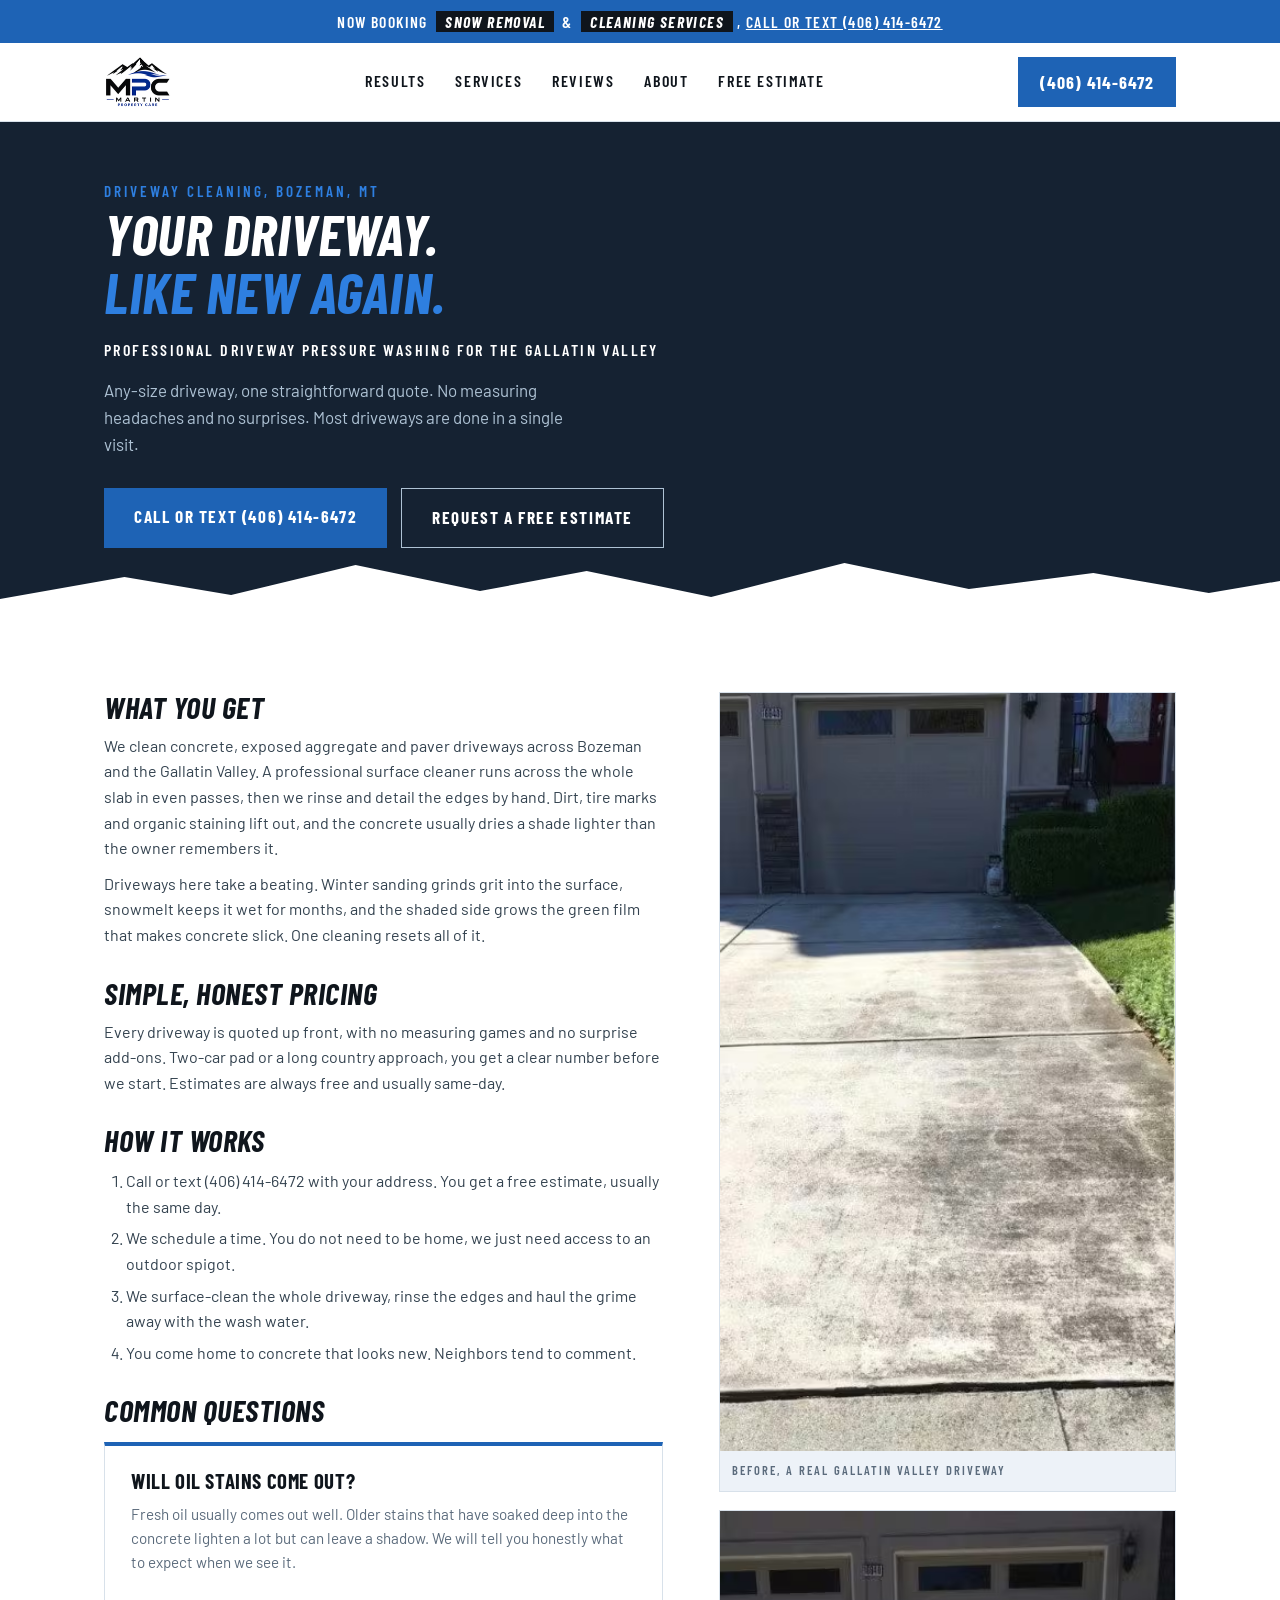
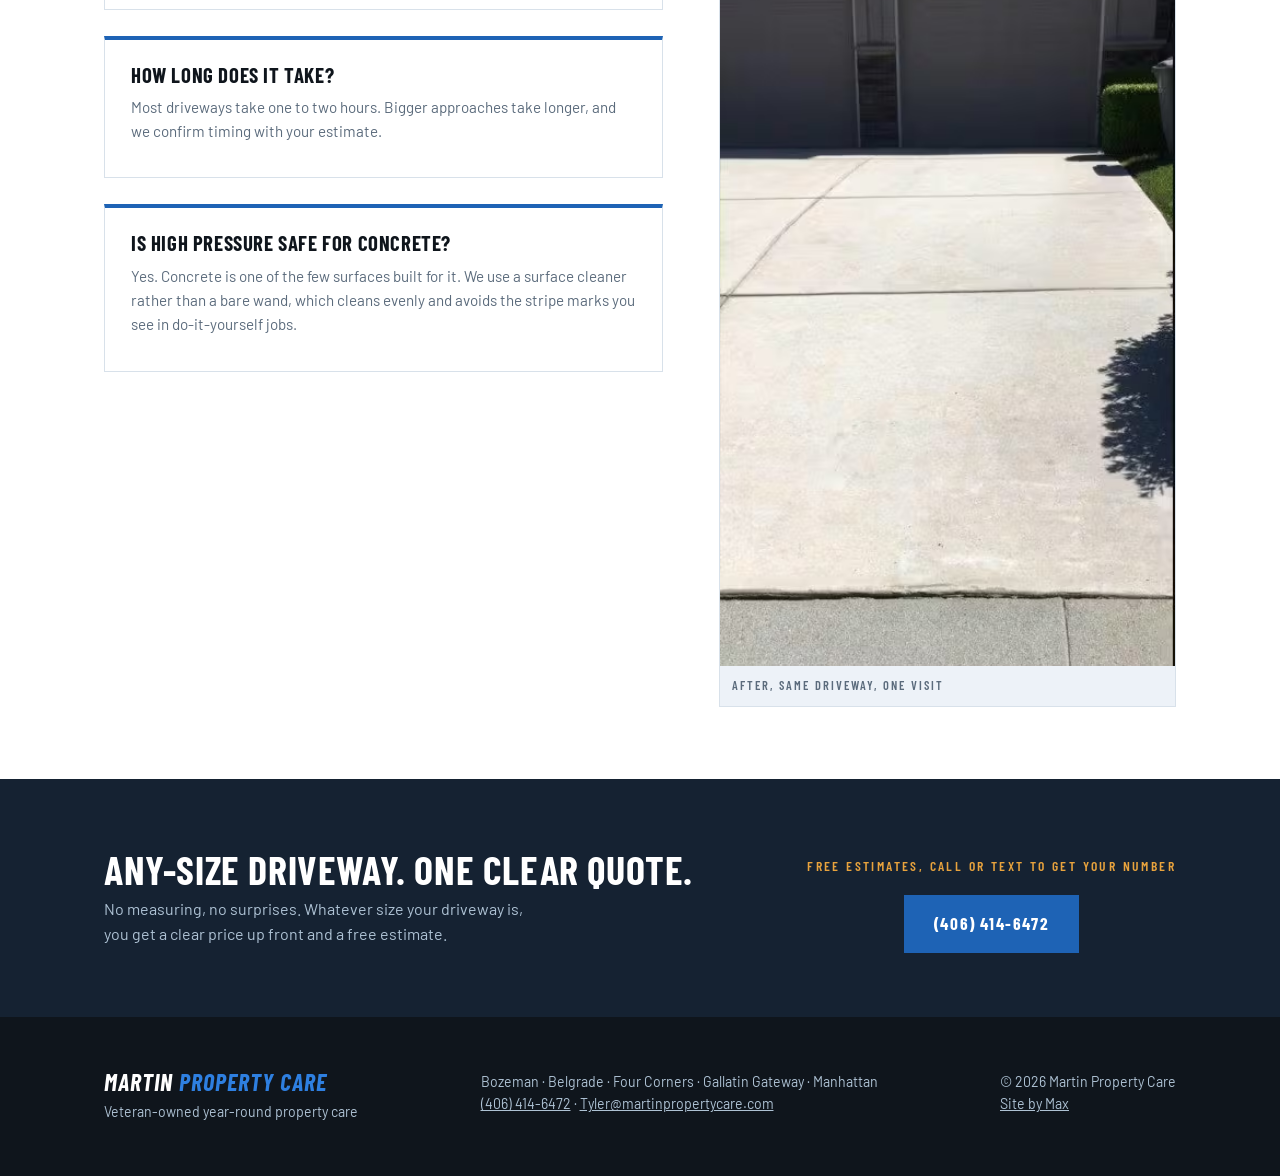
<file: driveway-cleaning-bozeman-mt/index.html>
<!DOCTYPE html>
<html lang="en">
<head>
<meta charset="UTF-8">
<meta name="viewport" content="width=device-width, initial-scale=1.0">
<title>Driveway Cleaning in Bozeman, MT | Martin Property Care</title>
<meta name="description" content="Professional driveway pressure washing in Bozeman, Montana. Any-size driveway, dirt, tire marks and staining gone, usually in one visit. Free estimates. Call or text (406) 414-6472.">
<link rel="canonical" href="https://martinpropertycare.com/driveway-cleaning-bozeman-mt/">
<meta property="og:title" content="Driveway Cleaning in Bozeman, MT | Martin Property Care">
<meta property="og:description" content="Professional driveway pressure washing in Bozeman, Montana. Any-size driveway, dirt, tire marks and staining gone in a single visit. Free estimates.">
<meta property="og:type" content="website">
<meta property="og:url" content="https://martinpropertycare.com/driveway-cleaning-bozeman-mt/">
<meta property="og:image" content="https://martinpropertycare.com/images/driveway-after.jpg">
<meta name="twitter:card" content="summary_large_image">
<meta name="twitter:title" content="Driveway Cleaning in Bozeman, MT | Martin Property Care">
<meta name="twitter:description" content="Professional driveway pressure washing in Bozeman, Montana. Any-size driveway, dirt, tire marks and staining gone in a single visit. Free estimates.">
<meta name="twitter:image" content="https://martinpropertycare.com/images/driveway-after.jpg">
<link rel="icon" href="/favicon.ico" sizes="32x32">
<link rel="icon" type="image/png" href="/images/logo.png">
<link rel="apple-touch-icon" href="/images/logo.png">
<script type="application/ld+json">
{
  "@context": "https://schema.org",
  "@type": "Service",
  "name": "Driveway Cleaning",
  "serviceType": "Pressure Washing",
  "description": "Professional driveway pressure washing in Bozeman, Montana. Surface cleaning for concrete and paver driveways of any size. Removes dirt, tire marks and organic staining, typically in a single visit.",
  "url": "https://martinpropertycare.com/driveway-cleaning-bozeman-mt/",
  "image": "https://martinpropertycare.com/images/driveway-after.jpg",
  "provider": {"@id": "https://martinpropertycare.com/#business"},
  "areaServed": [
    {"@type":"City","name":"Bozeman","addressRegion":"MT","addressCountry":"US"},
    {"@type":"City","name":"Belgrade","addressRegion":"MT","addressCountry":"US"},
    {"@type":"City","name":"Four Corners","addressRegion":"MT","addressCountry":"US"},
    {"@type":"City","name":"Gallatin Gateway","addressRegion":"MT","addressCountry":"US"},
    {"@type":"City","name":"Manhattan","addressRegion":"MT","addressCountry":"US"}
  ]
}
</script>
<link rel="stylesheet" href="/css/styles.css?v=5">
</head>
<body>

<div class="promo">
  Now booking <strong>snow removal</strong> &amp; <strong>cleaning services</strong>, <a href="tel:4064146472">call or text (406)&nbsp;414-6472</a>
</div>

<header class="site">
  <div class="wrap">
    <a class="logo-link" href="/" aria-label="Martin Property Care home">
      <img src="/images/logo.webp" alt="Martin Property Care, MPC logo with mountains" width="135" height="112">
    </a>
    <nav class="main" id="mainNav" aria-label="Main">
      <a href="/#results">Results</a>
      <a href="/#services">Services</a>
      <a href="/#reviews">Reviews</a>
      <a href="/#about">About</a>
      <a href="/#contact">Free Estimate</a>
    </nav>
    <a class="hdr-phone" href="tel:4064146472">(406) 414-6472</a>
    <button class="nav-toggle" type="button" aria-label="Open menu" aria-expanded="false" aria-controls="mainNav">
      <span></span><span></span><span></span>
    </button>
  </div>
</header>

<section class="hero svc-hero">
  <div class="wrap">
    <div>
      <span class="eyebrow" style="color:var(--bright)">Driveway Cleaning, Bozeman, MT</span>
      <h1>Your Driveway.<br><span class="alt">Like New Again.</span></h1>
      <p class="h1-sub">Professional driveway pressure washing for the Gallatin Valley</p>
      <p class="lede">Any-size driveway, one straightforward quote. No measuring headaches and no surprises. Most driveways are done in a single visit.</p>
      <div class="cta-row">
        <a class="btn btn-blue" href="tel:4064146472">Call or Text (406) 414-6472</a>
        <a class="btn btn-line" href="/#contact">Request a Free Estimate</a>
      </div>
    </div>
  </div>
  <div class="ridge" aria-hidden="true">
    <svg viewBox="0 0 1440 64" preserveAspectRatio="none">
      <path d="M0,64 L0,42 L140,20 L260,38 L400,8 L540,34 L660,14 L800,40 L950,6 L1090,32 L1230,16 L1360,36 L1440,24 L1440,64 Z" fill="#ffffff"/>
    </svg>
  </div>
</section>

<section class="svc-body">
  <div class="wrap">
    <div class="svc-copy">
      <h2>What You Get</h2>
      <p>We clean concrete, exposed aggregate and paver driveways across Bozeman and the Gallatin Valley. A professional surface cleaner runs across the whole slab in even passes, then we rinse and detail the edges by hand. Dirt, tire marks and organic staining lift out, and the concrete usually dries a shade lighter than the owner remembers it.</p>
      <p>Driveways here take a beating. Winter sanding grinds grit into the surface, snowmelt keeps it wet for months, and the shaded side grows the green film that makes concrete slick. One cleaning resets all of it.</p>
      <h2>Simple, Honest Pricing</h2>
      <p>Every driveway is quoted up front, with no measuring games and no surprise add-ons. Two-car pad or a long country approach, you get a clear number before we start. Estimates are always free and usually same-day.</p>
      <h2>How It Works</h2>
      <ol>
        <li>Call or text (406) 414-6472 with your address. You get a free estimate, usually the same day.</li>
        <li>We schedule a time. You do not need to be home, we just need access to an outdoor spigot.</li>
        <li>We surface-clean the whole driveway, rinse the edges and haul the grime away with the wash water.</li>
        <li>You come home to concrete that looks new. Neighbors tend to comment.</li>
      </ol>
      <h2>Common Questions</h2>
      <div class="faq-grid" style="grid-template-columns:1fr;margin-top:16px">
        <div class="qa">
          <h3>Will oil stains come out?</h3>
          <p>Fresh oil usually comes out well. Older stains that have soaked deep into the concrete lighten a lot but can leave a shadow. We will tell you honestly what to expect when we see it.</p>
        </div>
        <div class="qa">
          <h3>How long does it take?</h3>
          <p>Most driveways take one to two hours. Bigger approaches take longer, and we confirm timing with your estimate.</p>
        </div>
        <div class="qa">
          <h3>Is high pressure safe for concrete?</h3>
          <p>Yes. Concrete is one of the few surfaces built for it. We use a surface cleaner rather than a bare wand, which cleans evenly and avoids the stripe marks you see in do-it-yourself jobs.</p>
        </div>
      </div>
    </div>
    <div class="svc-photos">
      <figure>
        <picture>
          <source srcset="/images/driveway-before.avif" type="image/avif">
          <source srcset="/images/driveway-before.webp" type="image/webp">
          <img src="/images/driveway-before.jpg" alt="Driveway covered in dirt and organic staining before pressure washing" width="414" height="690" loading="lazy">
        </picture>
        <figcaption>Before, a real Gallatin Valley driveway</figcaption>
      </figure>
      <figure>
        <picture>
          <source srcset="/images/driveway-after.avif" type="image/avif">
          <source srcset="/images/driveway-after.webp" type="image/webp">
          <img src="/images/driveway-after.jpg" alt="The same driveway uniform and clean after pressure washing" width="416" height="690" loading="lazy">
        </picture>
        <figcaption>After, same driveway, one visit</figcaption>
      </figure>
    </div>
  </div>
</section>

<section class="band">
  <div class="wrap">
    <div>
      <h2>Any-Size Driveway. One Clear Quote.</h2>
      <p>No measuring, no surprises. Whatever size your driveway is, you get a clear price up front and a free estimate.</p>
    </div>
    <div class="right">
      <span class="until">Free estimates, call or text to get your number</span>
      <div style="margin-top:18px"><a class="btn btn-blue" href="tel:4064146472">(406) 414-6472</a></div>
    </div>
  </div>
</section>

<footer>
  <div class="wrap">
    <div>
      <div class="fbrand">Martin <span>Property Care</span></div>
      <p>Veteran-owned year-round property care</p>
    </div>
    <p>Bozeman · Belgrade · Four Corners · Gallatin Gateway · Manhattan<br>
    <a href="tel:4064146472">(406) 414-6472</a> · <a href="mailto:Tyler@martinpropertycare.com">Tyler@martinpropertycare.com</a></p>
    <p>© 2026 Martin Property Care<br>
    <a href="https://sitesbymax.com" target="_blank" rel="noopener" class="site-credit">Site by Max</a></p>
  </div>
</footer>

<script src="/js/main.js?v=4"></script>
</body>
</html>
</file>
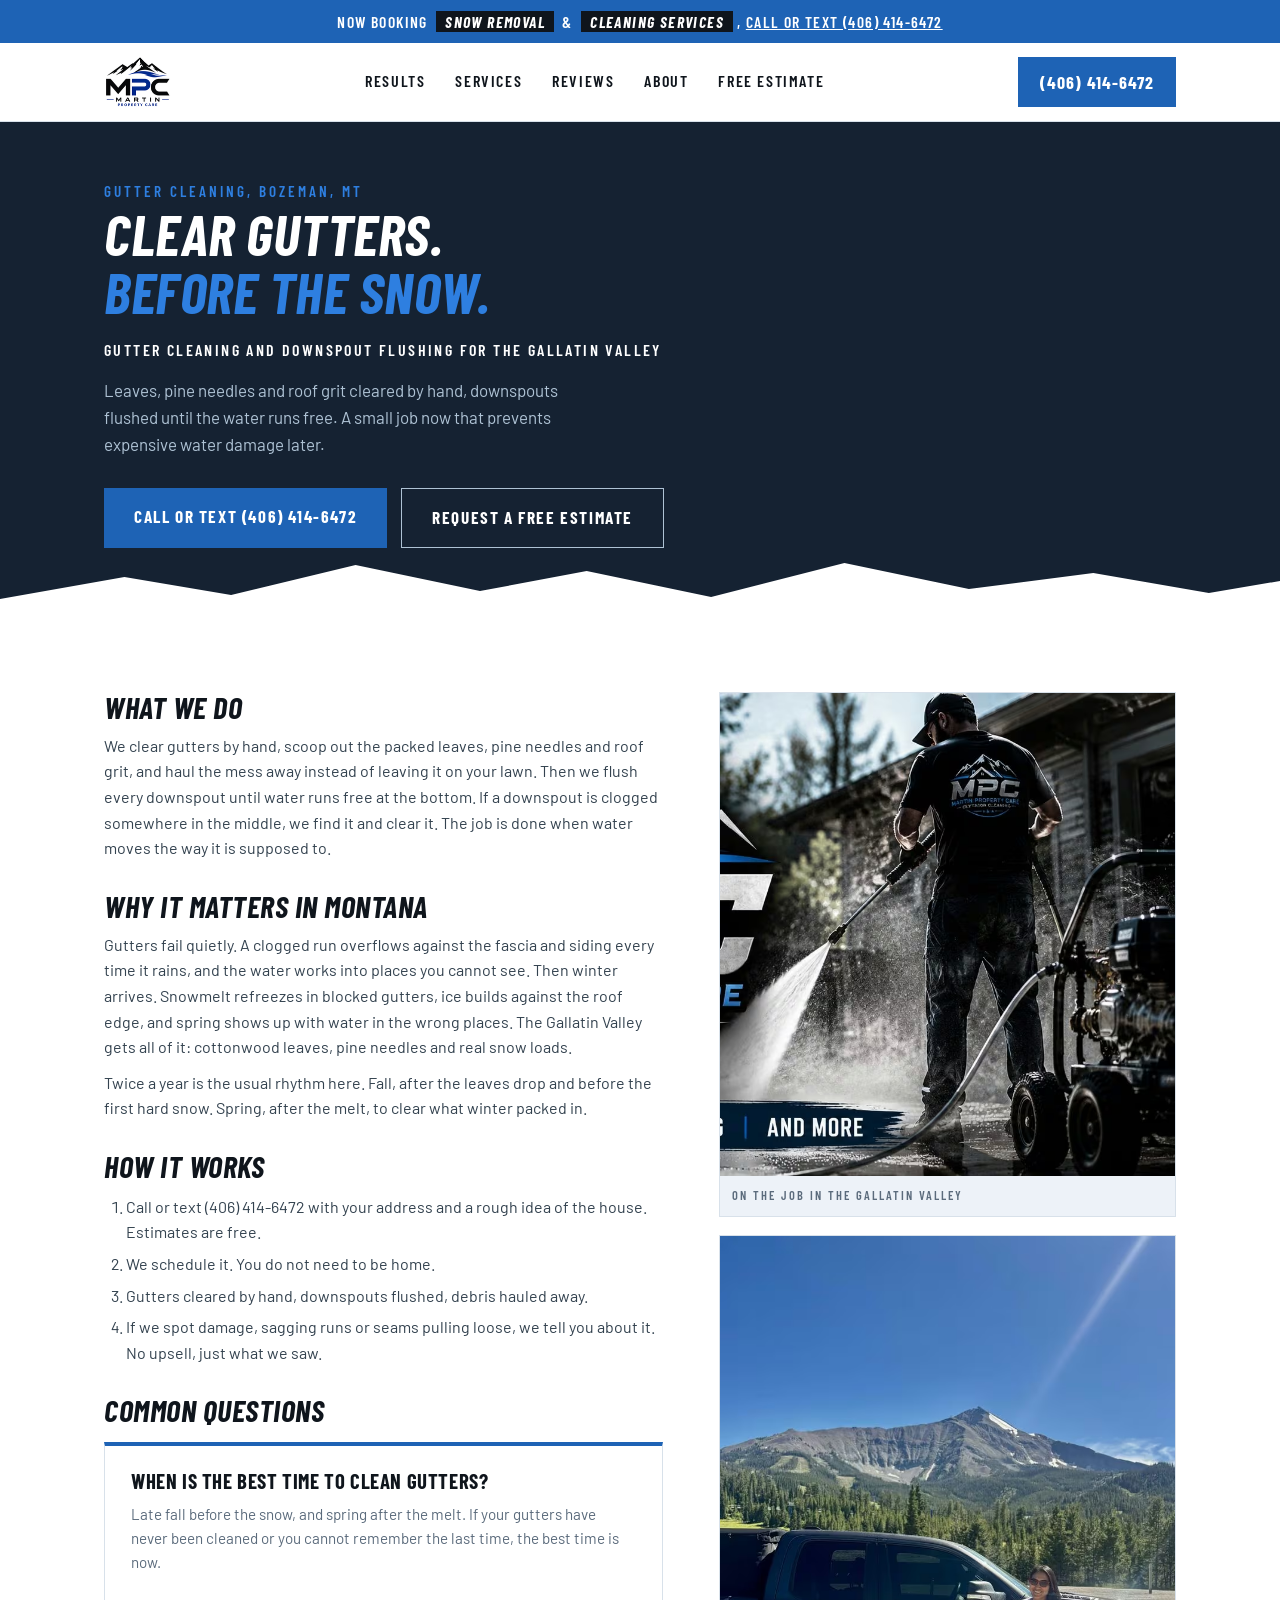
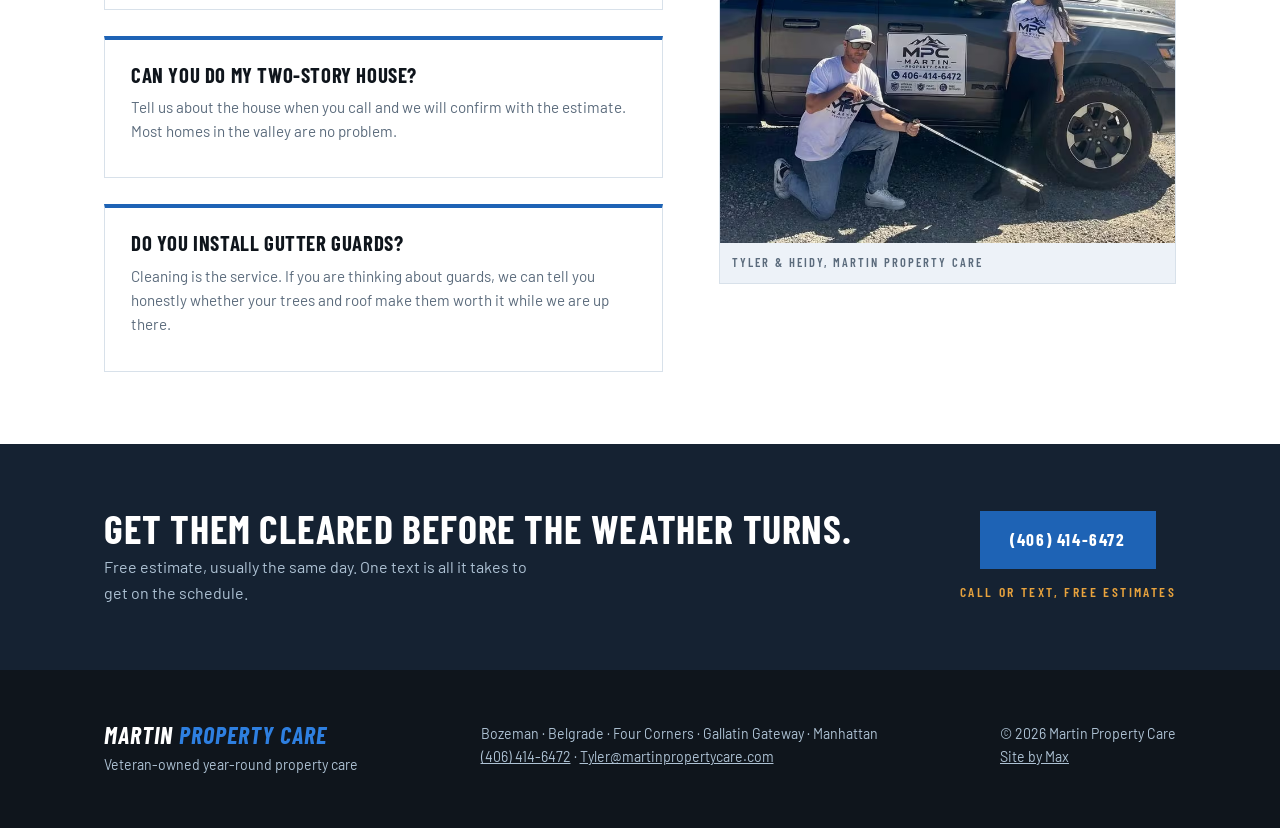
<file: gutter-cleaning-bozeman-mt/index.html>
<!DOCTYPE html>
<html lang="en">
<head>
<meta charset="UTF-8">
<meta name="viewport" content="width=device-width, initial-scale=1.0">
<title>Gutter Cleaning in Bozeman, MT | Martin Property Care</title>
<meta name="description" content="Gutter cleaning in Bozeman, Montana. Gutters cleared by hand and downspouts flushed before Montana weather puts them to the test. Free estimates. Call or text (406) 414-6472.">
<link rel="canonical" href="https://martinpropertycare.com/gutter-cleaning-bozeman-mt/">
<meta property="og:title" content="Gutter Cleaning in Bozeman, MT | Martin Property Care">
<meta property="og:description" content="Gutter cleaning in Bozeman, Montana. Gutters cleared by hand and downspouts flushed before Montana weather puts them to the test. Free estimates.">
<meta property="og:type" content="website">
<meta property="og:url" content="https://martinpropertycare.com/gutter-cleaning-bozeman-mt/">
<meta property="og:image" content="https://martinpropertycare.com/images/hero.jpg">
<meta name="twitter:card" content="summary_large_image">
<meta name="twitter:title" content="Gutter Cleaning in Bozeman, MT | Martin Property Care">
<meta name="twitter:description" content="Gutter cleaning in Bozeman, Montana. Gutters cleared by hand and downspouts flushed before Montana weather puts them to the test. Free estimates.">
<meta name="twitter:image" content="https://martinpropertycare.com/images/hero.jpg">
<link rel="icon" href="/favicon.ico" sizes="32x32">
<link rel="icon" type="image/png" href="/images/logo.png">
<link rel="apple-touch-icon" href="/images/logo.png">
<script type="application/ld+json">
{
  "@context": "https://schema.org",
  "@type": "Service",
  "name": "Gutter Cleaning",
  "serviceType": "Gutter Cleaning",
  "description": "Gutter cleaning in Bozeman, Montana. Gutters cleared by hand, downspouts flushed and water flow confirmed before Montana weather puts them to the test.",
  "url": "https://martinpropertycare.com/gutter-cleaning-bozeman-mt/",
  "image": "https://martinpropertycare.com/images/hero.jpg",
  "provider": {"@id": "https://martinpropertycare.com/#business"},
  "areaServed": [
    {"@type":"City","name":"Bozeman","addressRegion":"MT","addressCountry":"US"},
    {"@type":"City","name":"Belgrade","addressRegion":"MT","addressCountry":"US"},
    {"@type":"City","name":"Four Corners","addressRegion":"MT","addressCountry":"US"},
    {"@type":"City","name":"Gallatin Gateway","addressRegion":"MT","addressCountry":"US"},
    {"@type":"City","name":"Manhattan","addressRegion":"MT","addressCountry":"US"}
  ]
}
</script>
<link rel="stylesheet" href="/css/styles.css?v=5">
</head>
<body>

<div class="promo">
  Now booking <strong>snow removal</strong> &amp; <strong>cleaning services</strong>, <a href="tel:4064146472">call or text (406)&nbsp;414-6472</a>
</div>

<header class="site">
  <div class="wrap">
    <a class="logo-link" href="/" aria-label="Martin Property Care home">
      <img src="/images/logo.webp" alt="Martin Property Care, MPC logo with mountains" width="135" height="112">
    </a>
    <nav class="main" id="mainNav" aria-label="Main">
      <a href="/#results">Results</a>
      <a href="/#services">Services</a>
      <a href="/#reviews">Reviews</a>
      <a href="/#about">About</a>
      <a href="/#contact">Free Estimate</a>
    </nav>
    <a class="hdr-phone" href="tel:4064146472">(406) 414-6472</a>
    <button class="nav-toggle" type="button" aria-label="Open menu" aria-expanded="false" aria-controls="mainNav">
      <span></span><span></span><span></span>
    </button>
  </div>
</header>

<section class="hero svc-hero">
  <div class="wrap">
    <div>
      <span class="eyebrow" style="color:var(--bright)">Gutter Cleaning, Bozeman, MT</span>
      <h1>Clear Gutters.<br><span class="alt">Before the Snow.</span></h1>
      <p class="h1-sub">Gutter cleaning and downspout flushing for the Gallatin Valley</p>
      <p class="lede">Leaves, pine needles and roof grit cleared by hand, downspouts flushed until the water runs free. A small job now that prevents expensive water damage later.</p>
      <div class="cta-row">
        <a class="btn btn-blue" href="tel:4064146472">Call or Text (406) 414-6472</a>
        <a class="btn btn-line" href="/#contact">Request a Free Estimate</a>
      </div>
    </div>
  </div>
  <div class="ridge" aria-hidden="true">
    <svg viewBox="0 0 1440 64" preserveAspectRatio="none">
      <path d="M0,64 L0,42 L140,20 L260,38 L400,8 L540,34 L660,14 L800,40 L950,6 L1090,32 L1230,16 L1360,36 L1440,24 L1440,64 Z" fill="#ffffff"/>
    </svg>
  </div>
</section>

<section class="svc-body">
  <div class="wrap">
    <div class="svc-copy">
      <h2>What We Do</h2>
      <p>We clear gutters by hand, scoop out the packed leaves, pine needles and roof grit, and haul the mess away instead of leaving it on your lawn. Then we flush every downspout until water runs free at the bottom. If a downspout is clogged somewhere in the middle, we find it and clear it. The job is done when water moves the way it is supposed to.</p>
      <h2>Why It Matters in Montana</h2>
      <p>Gutters fail quietly. A clogged run overflows against the fascia and siding every time it rains, and the water works into places you cannot see. Then winter arrives. Snowmelt refreezes in blocked gutters, ice builds against the roof edge, and spring shows up with water in the wrong places. The Gallatin Valley gets all of it: cottonwood leaves, pine needles and real snow loads.</p>
      <p>Twice a year is the usual rhythm here. Fall, after the leaves drop and before the first hard snow. Spring, after the melt, to clear what winter packed in.</p>
      <h2>How It Works</h2>
      <ol>
        <li>Call or text (406) 414-6472 with your address and a rough idea of the house. Estimates are free.</li>
        <li>We schedule it. You do not need to be home.</li>
        <li>Gutters cleared by hand, downspouts flushed, debris hauled away.</li>
        <li>If we spot damage, sagging runs or seams pulling loose, we tell you about it. No upsell, just what we saw.</li>
      </ol>
      <h2>Common Questions</h2>
      <div class="faq-grid" style="grid-template-columns:1fr;margin-top:16px">
        <div class="qa">
          <h3>When is the best time to clean gutters?</h3>
          <p>Late fall before the snow, and spring after the melt. If your gutters have never been cleaned or you cannot remember the last time, the best time is now.</p>
        </div>
        <div class="qa">
          <h3>Can you do my two-story house?</h3>
          <p>Tell us about the house when you call and we will confirm with the estimate. Most homes in the valley are no problem.</p>
        </div>
        <div class="qa">
          <h3>Do you install gutter guards?</h3>
          <p>Cleaning is the service. If you are thinking about guards, we can tell you honestly whether your trees and roof make them worth it while we are up there.</p>
        </div>
      </div>
    </div>
    <div class="svc-photos">
      <figure>
        <picture>
          <source srcset="/images/hero.avif" type="image/avif">
          <source srcset="/images/hero.webp" type="image/webp">
          <img src="/images/hero.jpg" alt="Martin Property Care at work with professional cleaning equipment" width="762" height="809" loading="lazy">
        </picture>
        <figcaption>On the job in the Gallatin Valley</figcaption>
      </figure>
      <figure>
        <picture>
          <source srcset="/images/team.avif" type="image/avif">
          <source srcset="/images/team.webp" type="image/webp">
          <img src="/images/team.jpg" alt="Tyler and Heidy with the Martin Property Care truck in the mountains" width="800" height="1067" loading="lazy">
        </picture>
        <figcaption>Tyler &amp; Heidy, Martin Property Care</figcaption>
      </figure>
    </div>
  </div>
</section>

<section class="band">
  <div class="wrap">
    <div>
      <h2>Get Them Cleared Before the Weather Turns.</h2>
      <p>Free estimate, usually the same day. One text is all it takes to get on the schedule.</p>
    </div>
    <div class="right">
      <div><a class="btn btn-blue" href="tel:4064146472">(406) 414-6472</a></div>
      <span class="until">Call or text, free estimates</span>
    </div>
  </div>
</section>

<footer>
  <div class="wrap">
    <div>
      <div class="fbrand">Martin <span>Property Care</span></div>
      <p>Veteran-owned year-round property care</p>
    </div>
    <p>Bozeman · Belgrade · Four Corners · Gallatin Gateway · Manhattan<br>
    <a href="tel:4064146472">(406) 414-6472</a> · <a href="mailto:Tyler@martinpropertycare.com">Tyler@martinpropertycare.com</a></p>
    <p>© 2026 Martin Property Care<br>
    <a href="https://sitesbymax.com" target="_blank" rel="noopener" class="site-credit">Site by Max</a></p>
  </div>
</footer>

<script src="/js/main.js?v=4"></script>
</body>
</html>
</file>
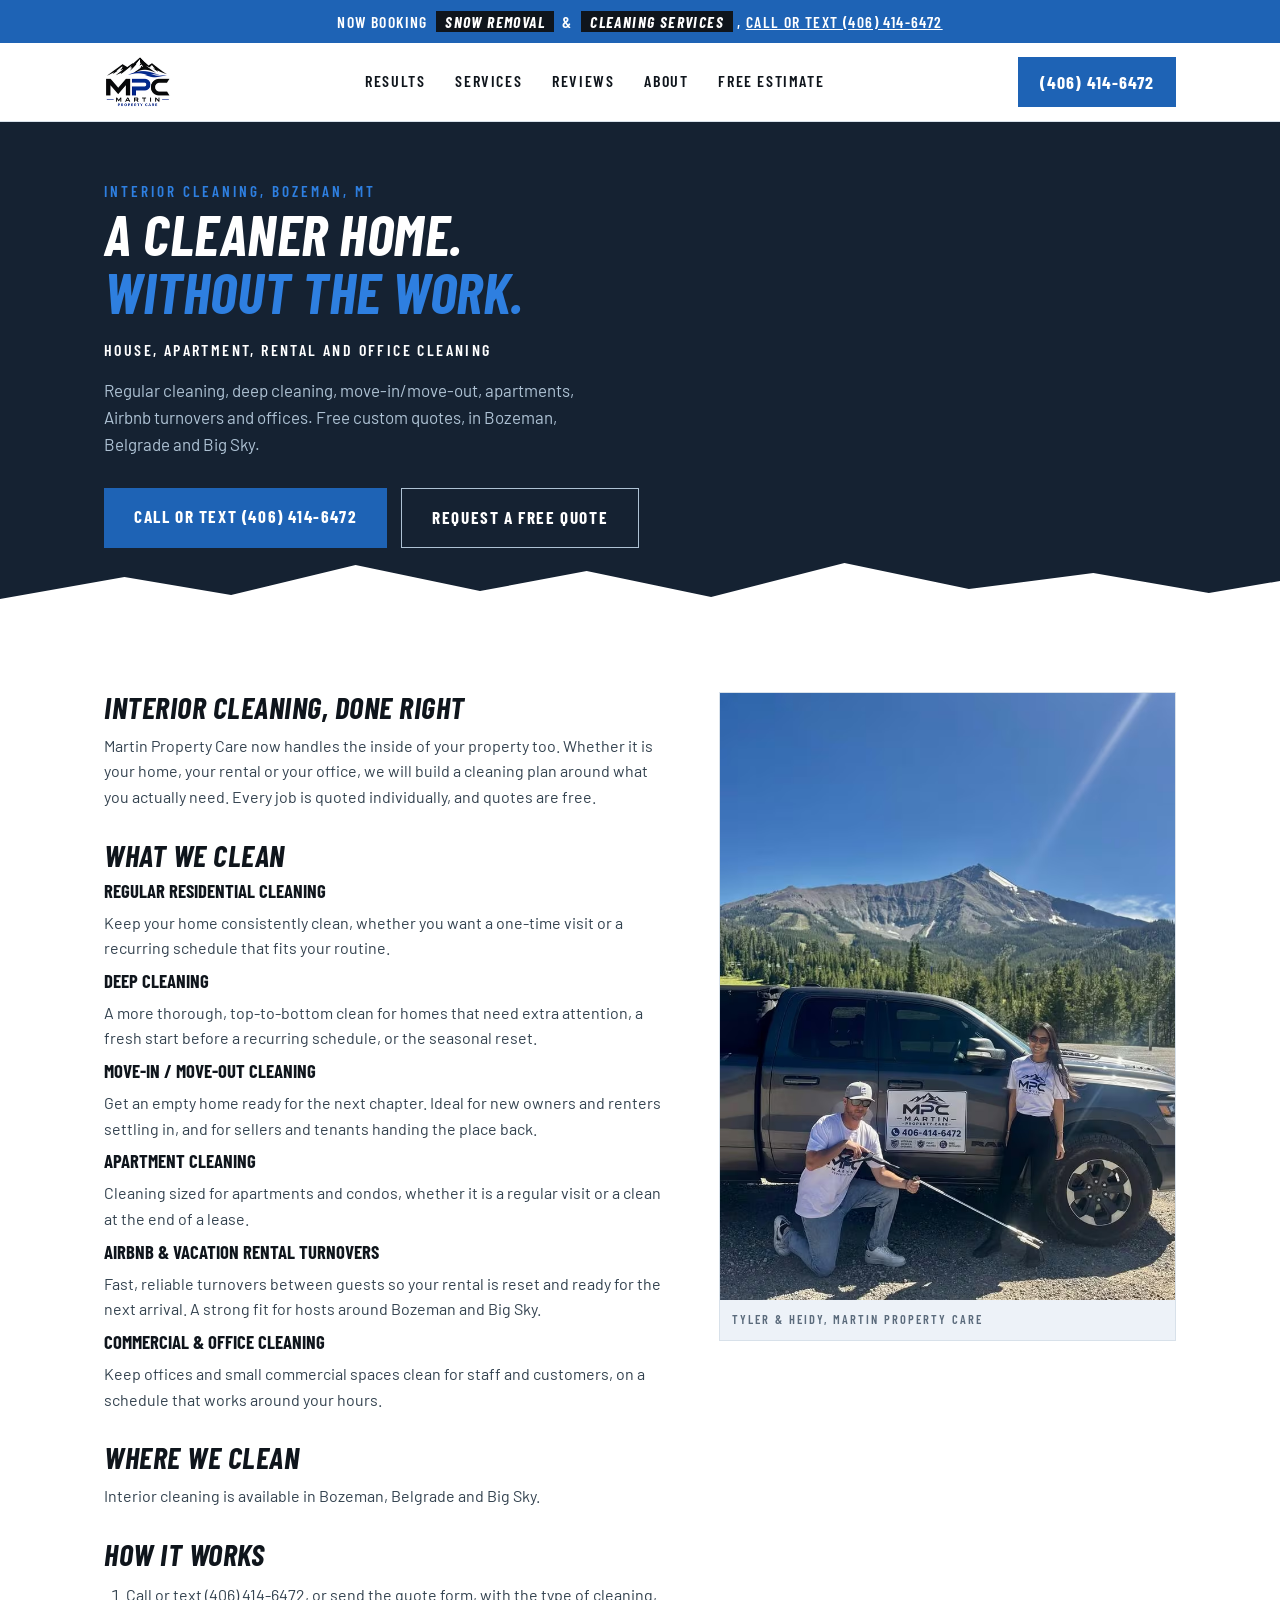
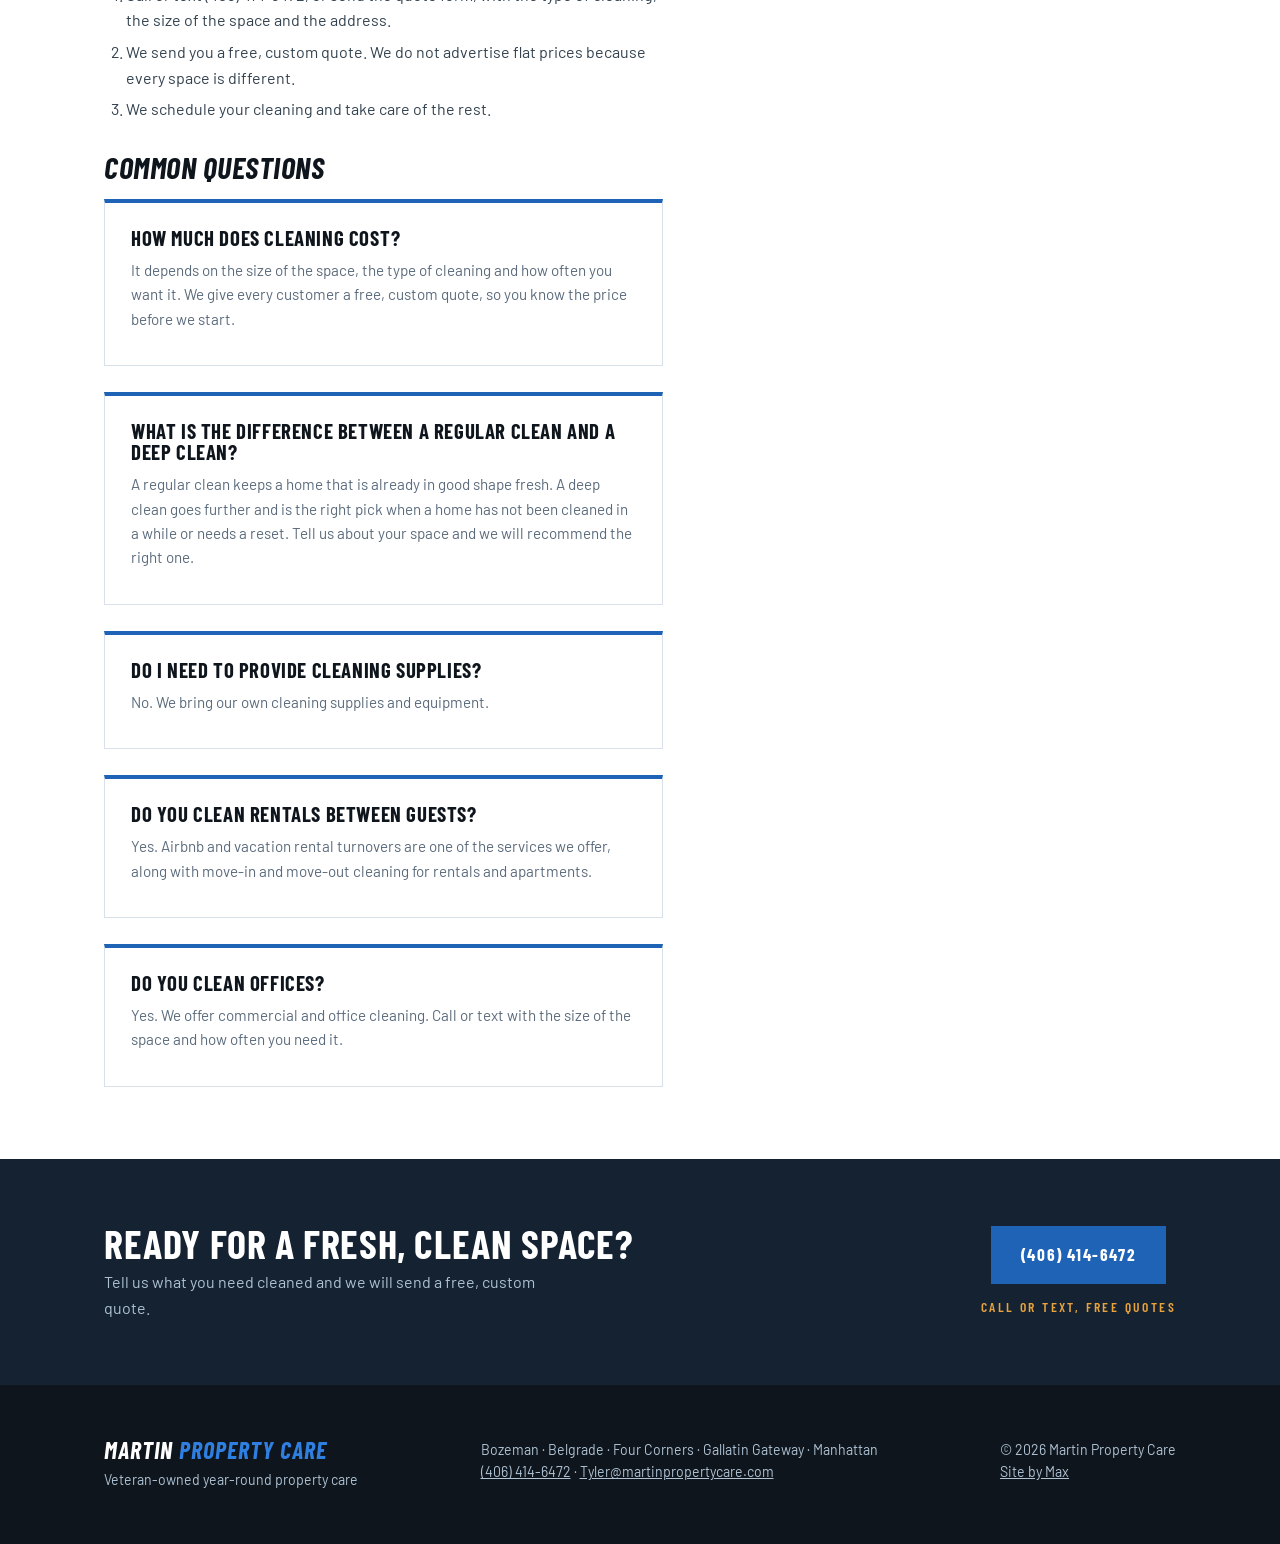
<file: house-cleaning-bozeman-mt/index.html>
<!DOCTYPE html>
<html lang="en">
<head>
<meta charset="UTF-8">
<meta name="viewport" content="width=device-width, initial-scale=1.0">
<title>House &amp; Apartment Cleaning in Bozeman, MT | Martin Property Care</title>
<meta name="description" content="House, apartment and office cleaning in Bozeman, Belgrade and Big Sky, Montana. Regular and deep cleaning, move-in/move-out, Airbnb turnovers and commercial. Free custom quotes. Call or text (406) 414-6472.">
<link rel="canonical" href="https://martinpropertycare.com/house-cleaning-bozeman-mt/">
<meta property="og:title" content="House &amp; Apartment Cleaning in Bozeman, MT | Martin Property Care">
<meta property="og:description" content="House, apartment and office cleaning in Bozeman, Belgrade and Big Sky, Montana. Regular and deep cleaning, move-in/move-out, Airbnb turnovers and commercial. Free custom quotes. Call or text (406) 414-6472.">
<meta property="og:type" content="website">
<meta property="og:url" content="https://martinpropertycare.com/house-cleaning-bozeman-mt/">
<meta property="og:image" content="https://martinpropertycare.com/images/hero.jpg">
<meta name="twitter:card" content="summary_large_image">
<meta name="twitter:title" content="House &amp; Apartment Cleaning in Bozeman, MT | Martin Property Care">
<meta name="twitter:description" content="House, apartment and office cleaning in Bozeman, Belgrade and Big Sky, Montana. Regular and deep cleaning, move-in/move-out, Airbnb turnovers and commercial. Free custom quotes. Call or text (406) 414-6472.">
<meta name="twitter:image" content="https://martinpropertycare.com/images/hero.jpg">
<link rel="icon" href="/favicon.ico" sizes="32x32">
<link rel="icon" type="image/png" href="/images/logo.png">
<link rel="apple-touch-icon" href="/images/logo.png">
<script type="application/ld+json">
{
  "@context": "https://schema.org",
  "@type": "Service",
  "name": "House and Apartment Cleaning",
  "serviceType": "House and Apartment Cleaning",
  "description": "Residential, apartment, move-in/move-out, vacation rental turnover and office cleaning in Bozeman, Belgrade and Big Sky, Montana.",
  "url": "https://martinpropertycare.com/house-cleaning-bozeman-mt/",
  "image": "https://martinpropertycare.com/images/hero.jpg",
  "provider": {"@id": "https://martinpropertycare.com/#business"},
  "areaServed": [
    {"@type":"City","name":"Bozeman","addressRegion":"MT","addressCountry":"US"},
    {"@type":"City","name":"Belgrade","addressRegion":"MT","addressCountry":"US"},
    {"@type":"City","name":"Big Sky","addressRegion":"MT","addressCountry":"US"}
  ]
}
</script>
<link rel="stylesheet" href="/css/styles.css?v=5">
</head>
<body>

<div class="promo">
  Now booking <strong>snow removal</strong> &amp; <strong>cleaning services</strong>, <a href="tel:4064146472">call or text (406)&nbsp;414-6472</a>
</div>

<header class="site">
  <div class="wrap">
    <a class="logo-link" href="/" aria-label="Martin Property Care home">
      <img src="/images/logo.webp" alt="Martin Property Care, MPC logo with mountains" width="135" height="112">
    </a>
    <nav class="main" id="mainNav" aria-label="Main">
      <a href="/#results">Results</a>
      <a href="/#services">Services</a>
      <a href="/#reviews">Reviews</a>
      <a href="/#about">About</a>
      <a href="/#contact">Free Estimate</a>
    </nav>
    <a class="hdr-phone" href="tel:4064146472">(406) 414-6472</a>
    <button class="nav-toggle" type="button" aria-label="Open menu" aria-expanded="false" aria-controls="mainNav">
      <span></span><span></span><span></span>
    </button>
  </div>
</header>

<section class="hero svc-hero">
  <div class="wrap">
    <div>
      <span class="eyebrow" style="color:var(--bright)">Interior Cleaning, Bozeman, MT</span>
      <h1>A Cleaner Home.<br><span class="alt">Without the Work.</span></h1>
      <p class="h1-sub">House, apartment, rental and office cleaning</p>
      <p class="lede">Regular cleaning, deep cleaning, move-in/move-out, apartments, Airbnb turnovers and offices. Free custom quotes, in Bozeman, Belgrade and Big Sky.</p>
      <div class="cta-row">
        <a class="btn btn-blue" href="tel:4064146472">Call or Text (406) 414-6472</a>
        <a class="btn btn-line" href="/#contact">Request a Free Quote</a>
      </div>
    </div>
  </div>
  <div class="ridge" aria-hidden="true">
    <svg viewBox="0 0 1440 64" preserveAspectRatio="none">
      <path d="M0,64 L0,42 L140,20 L260,38 L400,8 L540,34 L660,14 L800,40 L950,6 L1090,32 L1230,16 L1360,36 L1440,24 L1440,64 Z" fill="#ffffff"/>
    </svg>
  </div>
</section>

<section class="svc-body">
  <div class="wrap">
    <div class="svc-copy">
      <h2>Interior Cleaning, Done Right</h2>
      <p>Martin Property Care now handles the inside of your property too. Whether it is your home, your rental or your office, we will build a cleaning plan around what you actually need. Every job is quoted individually, and quotes are free.</p>
      <!-- TODO: Tyler is getting cleaning procedures, supplies info and before/after photos. Replace the general
           descriptions below with the real checklists once received. Do NOT name or show the subcontractor. -->
      <h2>What We Clean</h2>
      <h3>Regular Residential Cleaning</h3>
      <p>Keep your home consistently clean, whether you want a one-time visit or a recurring schedule that fits your routine.</p>
      <h3>Deep Cleaning</h3>
      <p>A more thorough, top-to-bottom clean for homes that need extra attention, a fresh start before a recurring schedule, or the seasonal reset.</p>
      <h3>Move-In / Move-Out Cleaning</h3>
      <p>Get an empty home ready for the next chapter. Ideal for new owners and renters settling in, and for sellers and tenants handing the place back.</p>
      <h3>Apartment Cleaning</h3>
      <p>Cleaning sized for apartments and condos, whether it is a regular visit or a clean at the end of a lease.</p>
      <h3>Airbnb &amp; Vacation Rental Turnovers</h3>
      <p>Fast, reliable turnovers between guests so your rental is reset and ready for the next arrival. A strong fit for hosts around Bozeman and Big Sky.</p>
      <h3>Commercial &amp; Office Cleaning</h3>
      <p>Keep offices and small commercial spaces clean for staff and customers, on a schedule that works around your hours.</p>
      <h2>Where We Clean</h2>
      <p>Interior cleaning is available in Bozeman, Belgrade and Big Sky.</p>
      <h2>How It Works</h2>
      <ol>
        <li>Call or text (406) 414-6472, or send the quote form, with the type of cleaning, the size of the space and the address.</li>
        <li>We send you a free, custom quote. We do not advertise flat prices because every space is different.</li>
        <li>We schedule your cleaning and take care of the rest.</li>
      </ol>
      <h2>Common Questions</h2>
      <div class="faq-grid" style="grid-template-columns:1fr;margin-top:16px">
        <div class="qa">
          <h3>How much does cleaning cost?</h3>
          <p>It depends on the size of the space, the type of cleaning and how often you want it. We give every customer a free, custom quote, so you know the price before we start.</p>
        </div>
        <div class="qa">
          <h3>What is the difference between a regular clean and a deep clean?</h3>
          <p>A regular clean keeps a home that is already in good shape fresh. A deep clean goes further and is the right pick when a home has not been cleaned in a while or needs a reset. Tell us about your space and we will recommend the right one.</p>
        </div>
        <div class="qa">
          <h3>Do I need to provide cleaning supplies?</h3>
          <p>No. We bring our own cleaning supplies and equipment.</p>
        </div>
        <div class="qa">
          <h3>Do you clean rentals between guests?</h3>
          <p>Yes. Airbnb and vacation rental turnovers are one of the services we offer, along with move-in and move-out cleaning for rentals and apartments.</p>
        </div>
        <div class="qa">
          <h3>Do you clean offices?</h3>
          <p>Yes. We offer commercial and office cleaning. Call or text with the size of the space and how often you need it.</p>
        </div>
      </div>
    </div>
    <div class="svc-photos">
      <!-- TODO: add before/after photos and any cleaning-specific photos when Tyler sends them (confirm they do not show the subcontractor). -->
      <figure>
        <picture>
          <source srcset="/images/team.avif" type="image/avif">
          <source srcset="/images/team.webp" type="image/webp">
          <img src="/images/team.jpg" alt="Tyler and Heidy with the Martin Property Care truck in the mountains" width="800" height="1067" loading="lazy">
        </picture>
        <figcaption>Tyler &amp; Heidy, Martin Property Care</figcaption>
      </figure>
    </div>
  </div>
</section>

<section class="band">
  <div class="wrap">
    <div>
      <h2>Ready for a Fresh, Clean Space?</h2>
      <p>Tell us what you need cleaned and we will send a free, custom quote.</p>
    </div>
    <div class="right">
      <div><a class="btn btn-blue" href="tel:4064146472">(406) 414-6472</a></div>
      <span class="until">Call or text, free quotes</span>
    </div>
  </div>
</section>

<footer>
  <div class="wrap">
    <div>
      <div class="fbrand">Martin <span>Property Care</span></div>
      <p>Veteran-owned year-round property care</p>
    </div>
    <p>Bozeman · Belgrade · Four Corners · Gallatin Gateway · Manhattan<br>
    <a href="tel:4064146472">(406) 414-6472</a> · <a href="mailto:Tyler@martinpropertycare.com">Tyler@martinpropertycare.com</a></p>
    <p>© 2026 Martin Property Care<br>
    <a href="https://sitesbymax.com" target="_blank" rel="noopener" class="site-credit">Site by Max</a></p>
  </div>
</footer>

<script src="/js/main.js?v=4"></script>
</body>
</html>
</file>
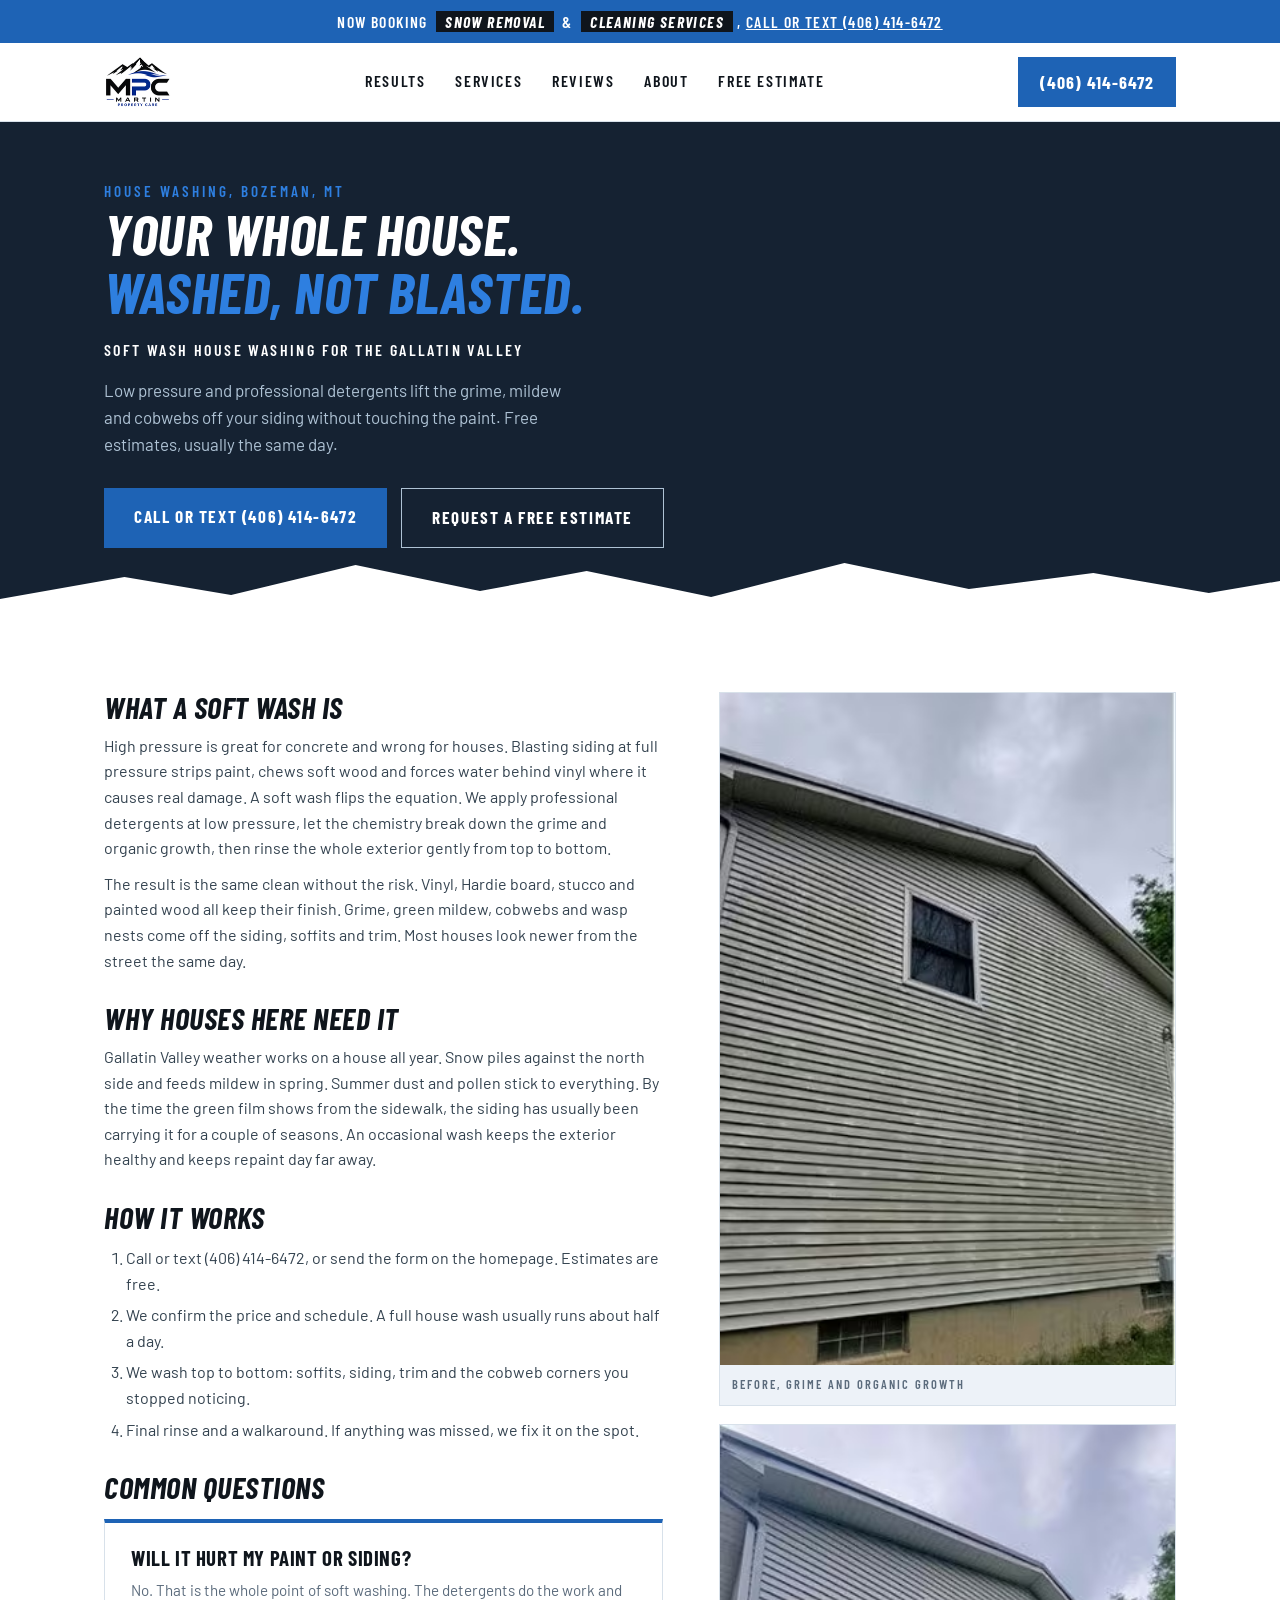
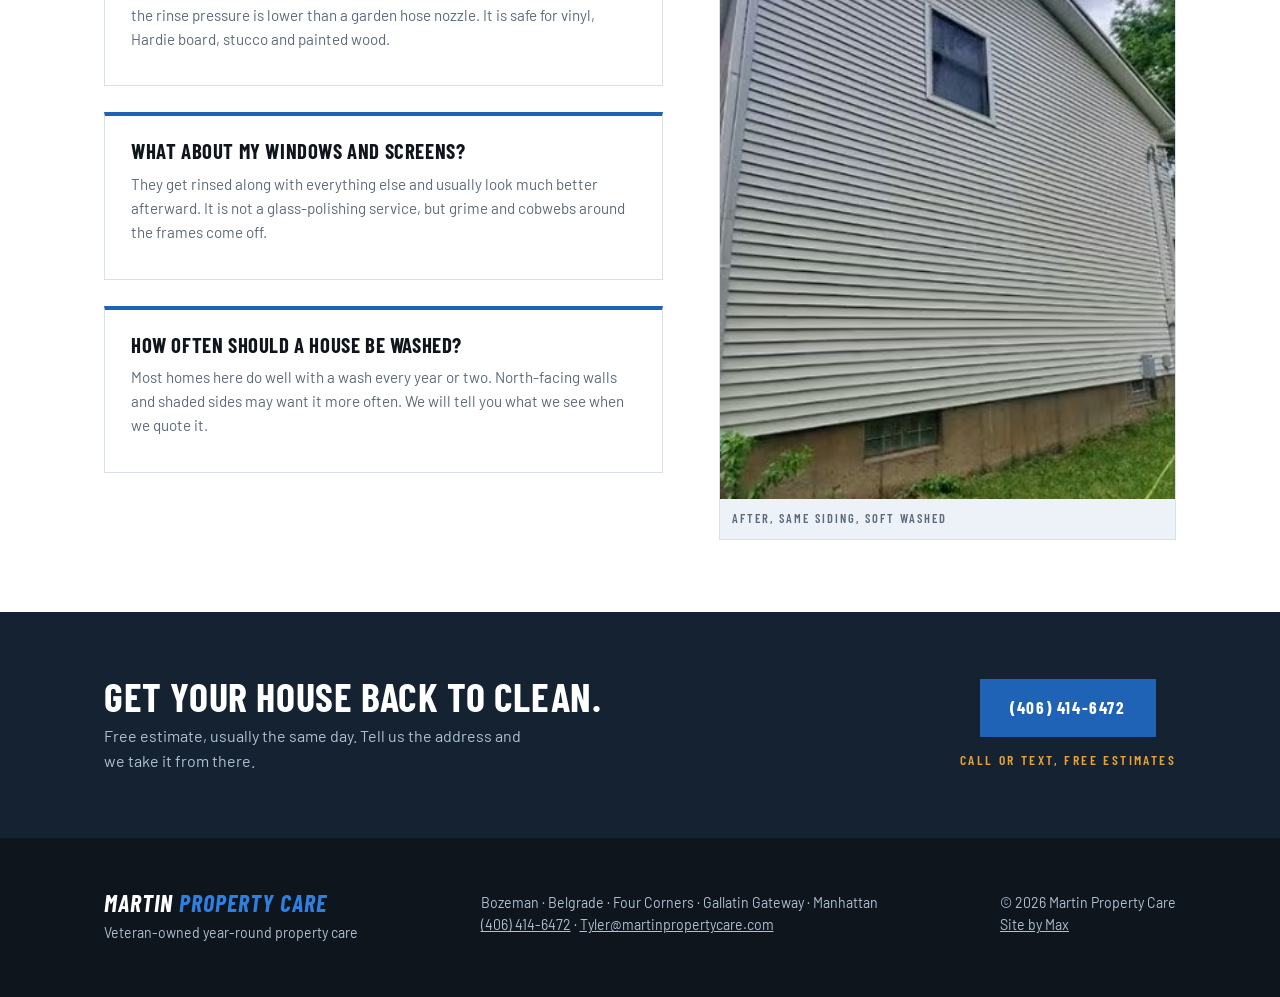
<file: house-washing-soft-wash-bozeman-mt/index.html>
<!DOCTYPE html>
<html lang="en">
<head>
<meta charset="UTF-8">
<meta name="viewport" content="width=device-width, initial-scale=1.0">
<title>House Washing &amp; Soft Wash in Bozeman, MT | Martin Property Care</title>
<meta name="description" content="Soft wash house washing in Bozeman, Montana. Low pressure and professional detergents lift grime, mildew and cobwebs without harming siding or paint. Free estimates. Call or text (406) 414-6472.">
<link rel="canonical" href="https://martinpropertycare.com/house-washing-soft-wash-bozeman-mt/">
<meta property="og:title" content="House Washing &amp; Soft Wash in Bozeman, MT | Martin Property Care">
<meta property="og:description" content="Soft wash house washing in Bozeman, Montana. Low pressure and professional detergents lift grime, mildew and cobwebs without harming siding or paint. Free estimates.">
<meta property="og:type" content="website">
<meta property="og:url" content="https://martinpropertycare.com/house-washing-soft-wash-bozeman-mt/">
<meta property="og:image" content="https://martinpropertycare.com/images/siding-after.jpg">
<meta name="twitter:card" content="summary_large_image">
<meta name="twitter:title" content="House Washing &amp; Soft Wash in Bozeman, MT | Martin Property Care">
<meta name="twitter:description" content="Soft wash house washing in Bozeman, Montana. Low pressure and professional detergents lift grime, mildew and cobwebs without harming siding or paint. Free estimates.">
<meta name="twitter:image" content="https://martinpropertycare.com/images/siding-after.jpg">
<link rel="icon" href="/favicon.ico" sizes="32x32">
<link rel="icon" type="image/png" href="/images/logo.png">
<link rel="apple-touch-icon" href="/images/logo.png">
<script type="application/ld+json">
{
  "@context": "https://schema.org",
  "@type": "Service",
  "name": "House Washing / Soft Wash",
  "serviceType": "Soft Washing",
  "description": "Low-pressure soft washing for houses in Bozeman, Montana. Professional detergents lift grime, mildew and cobwebs from siding, trim and soffits without damaging exterior surfaces.",
  "url": "https://martinpropertycare.com/house-washing-soft-wash-bozeman-mt/",
  "image": "https://martinpropertycare.com/images/siding-after.jpg",
  "provider": {"@id": "https://martinpropertycare.com/#business"},
  "areaServed": [
    {"@type":"City","name":"Bozeman","addressRegion":"MT","addressCountry":"US"},
    {"@type":"City","name":"Belgrade","addressRegion":"MT","addressCountry":"US"},
    {"@type":"City","name":"Four Corners","addressRegion":"MT","addressCountry":"US"},
    {"@type":"City","name":"Gallatin Gateway","addressRegion":"MT","addressCountry":"US"},
    {"@type":"City","name":"Manhattan","addressRegion":"MT","addressCountry":"US"}
  ]
}
</script>
<link rel="stylesheet" href="/css/styles.css?v=5">
</head>
<body>

<div class="promo">
  Now booking <strong>snow removal</strong> &amp; <strong>cleaning services</strong>, <a href="tel:4064146472">call or text (406)&nbsp;414-6472</a>
</div>

<header class="site">
  <div class="wrap">
    <a class="logo-link" href="/" aria-label="Martin Property Care home">
      <img src="/images/logo.webp" alt="Martin Property Care, MPC logo with mountains" width="135" height="112">
    </a>
    <nav class="main" id="mainNav" aria-label="Main">
      <a href="/#results">Results</a>
      <a href="/#services">Services</a>
      <a href="/#reviews">Reviews</a>
      <a href="/#about">About</a>
      <a href="/#contact">Free Estimate</a>
    </nav>
    <a class="hdr-phone" href="tel:4064146472">(406) 414-6472</a>
    <button class="nav-toggle" type="button" aria-label="Open menu" aria-expanded="false" aria-controls="mainNav">
      <span></span><span></span><span></span>
    </button>
  </div>
</header>

<section class="hero svc-hero">
  <div class="wrap">
    <div>
      <span class="eyebrow" style="color:var(--bright)">House Washing, Bozeman, MT</span>
      <h1>Your Whole House.<br><span class="alt">Washed, Not Blasted.</span></h1>
      <p class="h1-sub">Soft wash house washing for the Gallatin Valley</p>
      <p class="lede">Low pressure and professional detergents lift the grime, mildew and cobwebs off your siding without touching the paint. Free estimates, usually the same day.</p>
      <div class="cta-row">
        <a class="btn btn-blue" href="tel:4064146472">Call or Text (406) 414-6472</a>
        <a class="btn btn-line" href="/#contact">Request a Free Estimate</a>
      </div>
    </div>
  </div>
  <div class="ridge" aria-hidden="true">
    <svg viewBox="0 0 1440 64" preserveAspectRatio="none">
      <path d="M0,64 L0,42 L140,20 L260,38 L400,8 L540,34 L660,14 L800,40 L950,6 L1090,32 L1230,16 L1360,36 L1440,24 L1440,64 Z" fill="#ffffff"/>
    </svg>
  </div>
</section>

<section class="svc-body">
  <div class="wrap">
    <div class="svc-copy">
      <h2>What a Soft Wash Is</h2>
      <p>High pressure is great for concrete and wrong for houses. Blasting siding at full pressure strips paint, chews soft wood and forces water behind vinyl where it causes real damage. A soft wash flips the equation. We apply professional detergents at low pressure, let the chemistry break down the grime and organic growth, then rinse the whole exterior gently from top to bottom.</p>
      <p>The result is the same clean without the risk. Vinyl, Hardie board, stucco and painted wood all keep their finish. Grime, green mildew, cobwebs and wasp nests come off the siding, soffits and trim. Most houses look newer from the street the same day.</p>
      <h2>Why Houses Here Need It</h2>
      <p>Gallatin Valley weather works on a house all year. Snow piles against the north side and feeds mildew in spring. Summer dust and pollen stick to everything. By the time the green film shows from the sidewalk, the siding has usually been carrying it for a couple of seasons. An occasional wash keeps the exterior healthy and keeps repaint day far away.</p>
      <h2>How It Works</h2>
      <ol>
        <li>Call or text (406) 414-6472, or send the form on the homepage. Estimates are free.</li>
        <li>We confirm the price and schedule. A full house wash usually runs about half a day.</li>
        <li>We wash top to bottom: soffits, siding, trim and the cobweb corners you stopped noticing.</li>
        <li>Final rinse and a walkaround. If anything was missed, we fix it on the spot.</li>
      </ol>
      <h2>Common Questions</h2>
      <div class="faq-grid" style="grid-template-columns:1fr;margin-top:16px">
        <div class="qa">
          <h3>Will it hurt my paint or siding?</h3>
          <p>No. That is the whole point of soft washing. The detergents do the work and the rinse pressure is lower than a garden hose nozzle. It is safe for vinyl, Hardie board, stucco and painted wood.</p>
        </div>
        <div class="qa">
          <h3>What about my windows and screens?</h3>
          <p>They get rinsed along with everything else and usually look much better afterward. It is not a glass-polishing service, but grime and cobwebs around the frames come off.</p>
        </div>
        <div class="qa">
          <h3>How often should a house be washed?</h3>
          <p>Most homes here do well with a wash every year or two. North-facing walls and shaded sides may want it more often. We will tell you what we see when we quote it.</p>
        </div>
      </div>
    </div>
    <div class="svc-photos">
      <figure>
        <picture>
          <source srcset="/images/siding-before.avif" type="image/avif">
          <source srcset="/images/siding-before.webp" type="image/webp">
          <img src="/images/siding-before.jpg" alt="House siding dulled by grime and organic growth before soft washing" width="342" height="505" loading="lazy">
        </picture>
        <figcaption>Before, grime and organic growth</figcaption>
      </figure>
      <figure>
        <picture>
          <source srcset="/images/siding-after.avif" type="image/avif">
          <source srcset="/images/siding-after.webp" type="image/webp">
          <img src="/images/siding-after.jpg" alt="The same siding bright and clean after a soft wash" width="341" height="505" loading="lazy">
        </picture>
        <figcaption>After, same siding, soft washed</figcaption>
      </figure>
    </div>
  </div>
</section>

<section class="band">
  <div class="wrap">
    <div>
      <h2>Get Your House Back to Clean.</h2>
      <p>Free estimate, usually the same day. Tell us the address and we take it from there.</p>
    </div>
    <div class="right">
      <div><a class="btn btn-blue" href="tel:4064146472">(406) 414-6472</a></div>
      <span class="until">Call or text, free estimates</span>
    </div>
  </div>
</section>

<footer>
  <div class="wrap">
    <div>
      <div class="fbrand">Martin <span>Property Care</span></div>
      <p>Veteran-owned year-round property care</p>
    </div>
    <p>Bozeman · Belgrade · Four Corners · Gallatin Gateway · Manhattan<br>
    <a href="tel:4064146472">(406) 414-6472</a> · <a href="mailto:Tyler@martinpropertycare.com">Tyler@martinpropertycare.com</a></p>
    <p>© 2026 Martin Property Care<br>
    <a href="https://sitesbymax.com" target="_blank" rel="noopener" class="site-credit">Site by Max</a></p>
  </div>
</footer>

<script src="/js/main.js?v=4"></script>
</body>
</html>
</file>
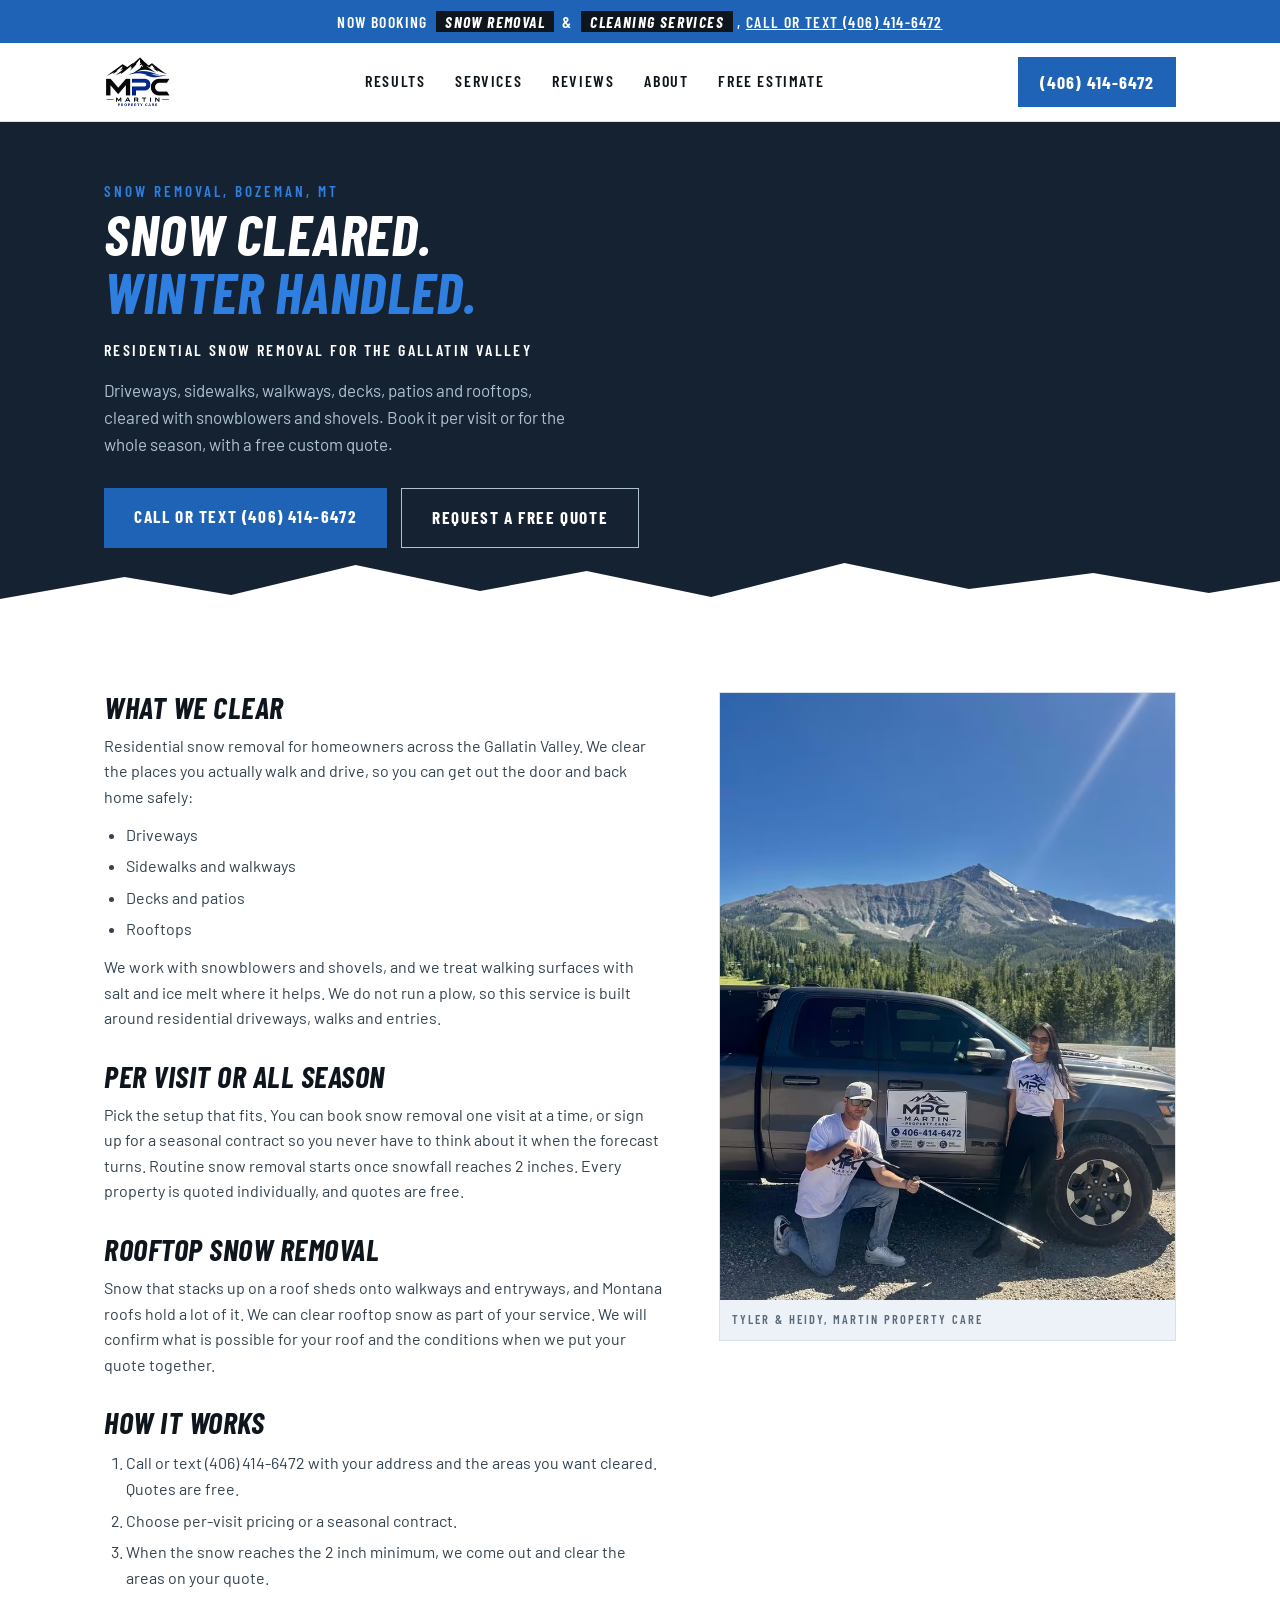
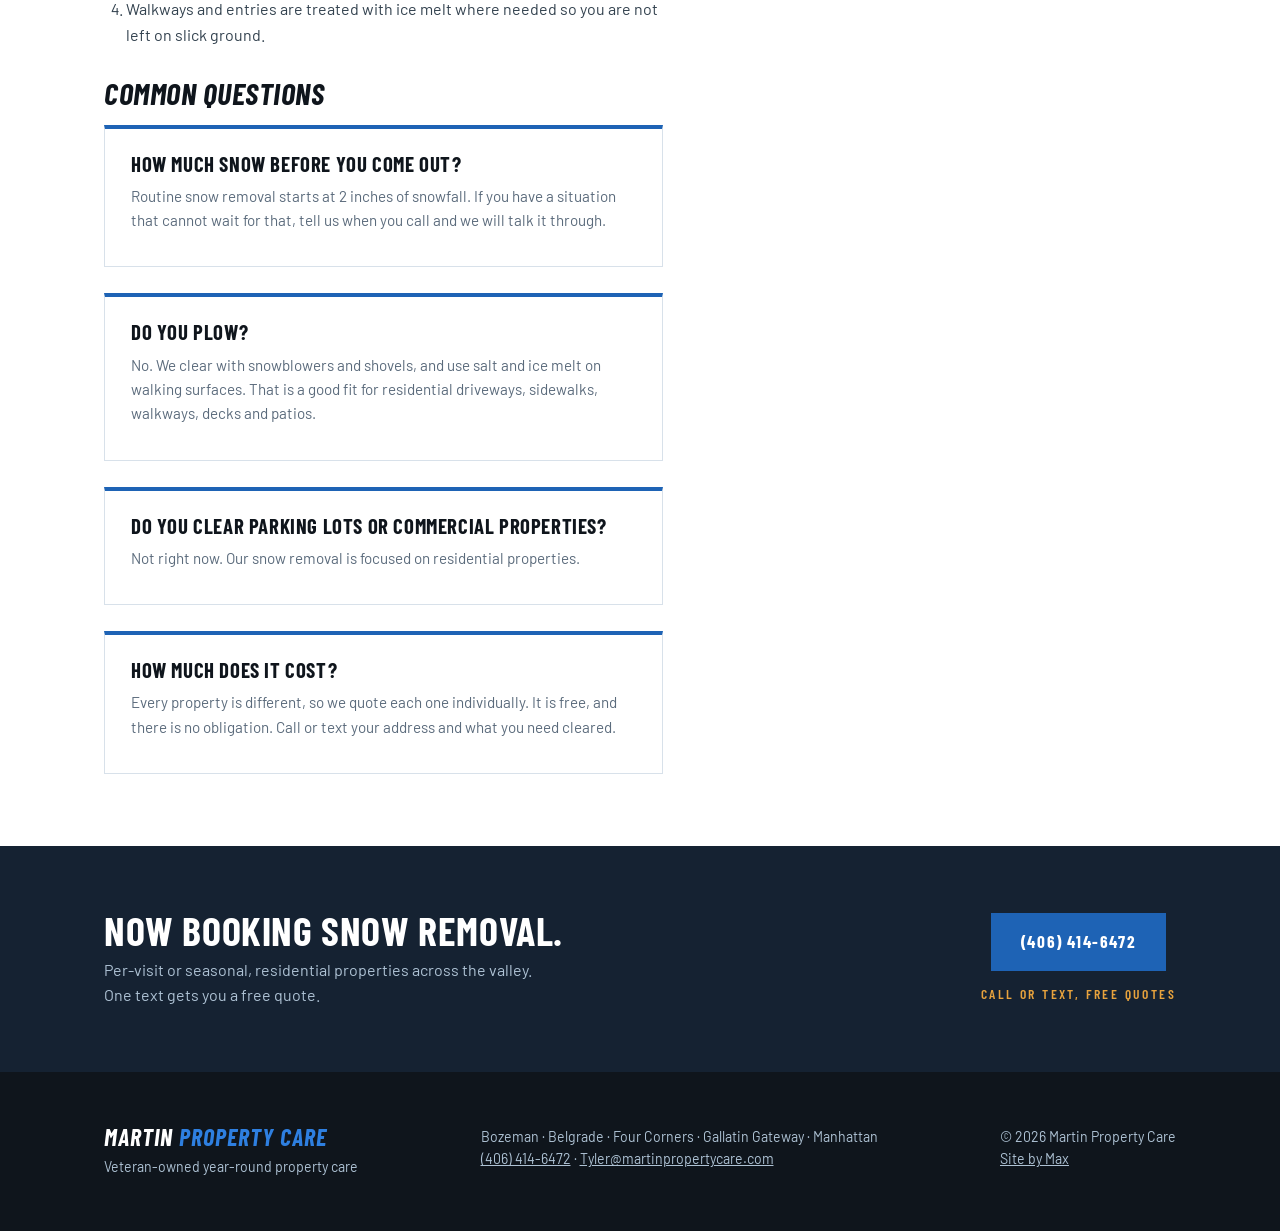
<file: snow-removal-bozeman-mt/index.html>
<!DOCTYPE html>
<html lang="en">
<head>
<meta charset="UTF-8">
<meta name="viewport" content="width=device-width, initial-scale=1.0">
<title>Snow Removal in Bozeman, MT | Martin Property Care</title>
<meta name="description" content="Residential snow removal in Bozeman, Montana. Driveways, sidewalks, walkways, decks, patios and rooftops cleared with snowblowers, shovels and ice melt. Per-visit or seasonal contracts. Free quotes. Call or text (406) 414-6472.">
<link rel="canonical" href="https://martinpropertycare.com/snow-removal-bozeman-mt/">
<meta property="og:title" content="Snow Removal in Bozeman, MT | Martin Property Care">
<meta property="og:description" content="Residential snow removal in Bozeman, Montana. Driveways, sidewalks, walkways, decks, patios and rooftops cleared with snowblowers, shovels and ice melt. Per-visit or seasonal contracts. Free quotes. Call or text (406) 414-6472.">
<meta property="og:type" content="website">
<meta property="og:url" content="https://martinpropertycare.com/snow-removal-bozeman-mt/">
<meta property="og:image" content="https://martinpropertycare.com/images/hero.jpg">
<meta name="twitter:card" content="summary_large_image">
<meta name="twitter:title" content="Snow Removal in Bozeman, MT | Martin Property Care">
<meta name="twitter:description" content="Residential snow removal in Bozeman, Montana. Driveways, sidewalks, walkways, decks, patios and rooftops cleared with snowblowers, shovels and ice melt. Per-visit or seasonal contracts. Free quotes. Call or text (406) 414-6472.">
<meta name="twitter:image" content="https://martinpropertycare.com/images/hero.jpg">
<link rel="icon" href="/favicon.ico" sizes="32x32">
<link rel="icon" type="image/png" href="/images/logo.png">
<link rel="apple-touch-icon" href="/images/logo.png">
<script type="application/ld+json">
{
  "@context": "https://schema.org",
  "@type": "Service",
  "name": "Snow Removal",
  "serviceType": "Snow Removal",
  "description": "Residential snow removal in Bozeman, Montana. Driveways, sidewalks, walkways, decks, patios and rooftops cleared with snowblowers, shovels and ice melt, per visit or on a seasonal contract.",
  "url": "https://martinpropertycare.com/snow-removal-bozeman-mt/",
  "image": "https://martinpropertycare.com/images/hero.jpg",
  "provider": {"@id": "https://martinpropertycare.com/#business"},
  "areaServed": [
    {"@type":"City","name":"Bozeman","addressRegion":"MT","addressCountry":"US"},
    {"@type":"City","name":"Belgrade","addressRegion":"MT","addressCountry":"US"},
    {"@type":"City","name":"Four Corners","addressRegion":"MT","addressCountry":"US"},
    {"@type":"City","name":"Gallatin Gateway","addressRegion":"MT","addressCountry":"US"},
    {"@type":"City","name":"Manhattan","addressRegion":"MT","addressCountry":"US"}
  ]
}
</script>
<link rel="stylesheet" href="/css/styles.css?v=5">
</head>
<body>

<div class="promo">
  Now booking <strong>snow removal</strong> &amp; <strong>cleaning services</strong>, <a href="tel:4064146472">call or text (406)&nbsp;414-6472</a>
</div>

<header class="site">
  <div class="wrap">
    <a class="logo-link" href="/" aria-label="Martin Property Care home">
      <img src="/images/logo.webp" alt="Martin Property Care, MPC logo with mountains" width="135" height="112">
    </a>
    <nav class="main" id="mainNav" aria-label="Main">
      <a href="/#results">Results</a>
      <a href="/#services">Services</a>
      <a href="/#reviews">Reviews</a>
      <a href="/#about">About</a>
      <a href="/#contact">Free Estimate</a>
    </nav>
    <a class="hdr-phone" href="tel:4064146472">(406) 414-6472</a>
    <button class="nav-toggle" type="button" aria-label="Open menu" aria-expanded="false" aria-controls="mainNav">
      <span></span><span></span><span></span>
    </button>
  </div>
</header>

<section class="hero svc-hero">
  <div class="wrap">
    <div>
      <span class="eyebrow" style="color:var(--bright)">Snow Removal, Bozeman, MT</span>
      <h1>Snow Cleared.<br><span class="alt">Winter Handled.</span></h1>
      <p class="h1-sub">Residential snow removal for the Gallatin Valley</p>
      <p class="lede">Driveways, sidewalks, walkways, decks, patios and rooftops, cleared with snowblowers and shovels. Book it per visit or for the whole season, with a free custom quote.</p>
      <div class="cta-row">
        <a class="btn btn-blue" href="tel:4064146472">Call or Text (406) 414-6472</a>
        <a class="btn btn-line" href="/#contact">Request a Free Quote</a>
      </div>
    </div>
  </div>
  <div class="ridge" aria-hidden="true">
    <svg viewBox="0 0 1440 64" preserveAspectRatio="none">
      <path d="M0,64 L0,42 L140,20 L260,38 L400,8 L540,34 L660,14 L800,40 L950,6 L1090,32 L1230,16 L1360,36 L1440,24 L1440,64 Z" fill="#ffffff"/>
    </svg>
  </div>
</section>

<section class="svc-body">
  <div class="wrap">
    <div class="svc-copy">
      <h2>What We Clear</h2>
      <p>Residential snow removal for homeowners across the Gallatin Valley. We clear the places you actually walk and drive, so you can get out the door and back home safely:</p>
      <ul>
        <li>Driveways</li>
        <li>Sidewalks and walkways</li>
        <li>Decks and patios</li>
        <li>Rooftops</li>
      </ul>
      <p>We work with snowblowers and shovels, and we treat walking surfaces with salt and ice melt where it helps. We do not run a plow, so this service is built around residential driveways, walks and entries.</p>
      <h2>Per Visit or All Season</h2>
      <p>Pick the setup that fits. You can book snow removal one visit at a time, or sign up for a seasonal contract so you never have to think about it when the forecast turns. Routine snow removal starts once snowfall reaches 2 inches. Every property is quoted individually, and quotes are free.</p>
      <h2>Rooftop Snow Removal</h2>
      <p>Snow that stacks up on a roof sheds onto walkways and entryways, and Montana roofs hold a lot of it. We can clear rooftop snow as part of your service. We will confirm what is possible for your roof and the conditions when we put your quote together.</p>
      <h2>How It Works</h2>
      <ol>
        <li>Call or text (406) 414-6472 with your address and the areas you want cleared. Quotes are free.</li>
        <li>Choose per-visit pricing or a seasonal contract.</li>
        <li>When the snow reaches the 2 inch minimum, we come out and clear the areas on your quote.</li>
        <li>Walkways and entries are treated with ice melt where needed so you are not left on slick ground.</li>
      </ol>
      <h2>Common Questions</h2>
      <div class="faq-grid" style="grid-template-columns:1fr;margin-top:16px">
        <div class="qa">
          <h3>How much snow before you come out?</h3>
          <p>Routine snow removal starts at 2 inches of snowfall. If you have a situation that cannot wait for that, tell us when you call and we will talk it through.</p>
        </div>
        <div class="qa">
          <h3>Do you plow?</h3>
          <p>No. We clear with snowblowers and shovels, and use salt and ice melt on walking surfaces. That is a good fit for residential driveways, sidewalks, walkways, decks and patios.</p>
        </div>
        <div class="qa">
          <h3>Do you clear parking lots or commercial properties?</h3>
          <p>Not right now. Our snow removal is focused on residential properties.</p>
        </div>
        <div class="qa">
          <h3>How much does it cost?</h3>
          <p>Every property is different, so we quote each one individually. It is free, and there is no obligation. Call or text your address and what you need cleared.</p>
        </div>
      </div>
    </div>
    <div class="svc-photos">
      <!-- TODO: add Tyler's snowblower/equipment photos here when he sends them, and job action shots once the season starts. No stock or fake job photos. -->
      <figure>
        <picture>
          <source srcset="/images/team.avif" type="image/avif">
          <source srcset="/images/team.webp" type="image/webp">
          <img src="/images/team.jpg" alt="Tyler and Heidy with the Martin Property Care truck in the mountains" width="800" height="1067" loading="lazy">
        </picture>
        <figcaption>Tyler &amp; Heidy, Martin Property Care</figcaption>
      </figure>
    </div>
  </div>
</section>

<section class="band">
  <div class="wrap">
    <div>
      <h2>Now Booking Snow Removal.</h2>
      <p>Per-visit or seasonal, residential properties across the valley. One text gets you a free quote.</p>
    </div>
    <div class="right">
      <div><a class="btn btn-blue" href="tel:4064146472">(406) 414-6472</a></div>
      <span class="until">Call or text, free quotes</span>
    </div>
  </div>
</section>

<footer>
  <div class="wrap">
    <div>
      <div class="fbrand">Martin <span>Property Care</span></div>
      <p>Veteran-owned year-round property care</p>
    </div>
    <p>Bozeman · Belgrade · Four Corners · Gallatin Gateway · Manhattan<br>
    <a href="tel:4064146472">(406) 414-6472</a> · <a href="mailto:Tyler@martinpropertycare.com">Tyler@martinpropertycare.com</a></p>
    <p>© 2026 Martin Property Care<br>
    <a href="https://sitesbymax.com" target="_blank" rel="noopener" class="site-credit">Site by Max</a></p>
  </div>
</footer>

<script src="/js/main.js?v=4"></script>
</body>
</html>
</file>
<file: css/styles.css>
/* ---------- self-hosted fonts (latin subset, from Google Fonts) ---------- */
@font-face{font-family:'Barlow';font-style:normal;font-weight:400;font-display:swap;src:url('../fonts/barlow-400.woff2') format('woff2');unicode-range:U+0000-00FF, U+0131, U+0152-0153, U+02BB-02BC, U+02C6, U+02DA, U+02DC, U+0304, U+0308, U+0329, U+2000-206F, U+20AC, U+2122, U+2191, U+2193, U+2212, U+2215, U+FEFF, U+FFFD}
@font-face{font-family:'Barlow';font-style:normal;font-weight:500;font-display:swap;src:url('../fonts/barlow-500.woff2') format('woff2');unicode-range:U+0000-00FF, U+0131, U+0152-0153, U+02BB-02BC, U+02C6, U+02DA, U+02DC, U+0304, U+0308, U+0329, U+2000-206F, U+20AC, U+2122, U+2191, U+2193, U+2212, U+2215, U+FEFF, U+FFFD}
@font-face{font-family:'Barlow';font-style:normal;font-weight:600;font-display:swap;src:url('../fonts/barlow-600.woff2') format('woff2');unicode-range:U+0000-00FF, U+0131, U+0152-0153, U+02BB-02BC, U+02C6, U+02DA, U+02DC, U+0304, U+0308, U+0329, U+2000-206F, U+20AC, U+2122, U+2191, U+2193, U+2212, U+2215, U+FEFF, U+FFFD}
@font-face{font-family:'Barlow';font-style:normal;font-weight:700;font-display:swap;src:url('../fonts/barlow-700.woff2') format('woff2');unicode-range:U+0000-00FF, U+0131, U+0152-0153, U+02BB-02BC, U+02C6, U+02DA, U+02DC, U+0304, U+0308, U+0329, U+2000-206F, U+20AC, U+2122, U+2191, U+2193, U+2212, U+2215, U+FEFF, U+FFFD}
@font-face{font-family:'Barlow Condensed';font-style:italic;font-weight:600;font-display:swap;src:url('../fonts/barlow-condensed-600-italic.woff2') format('woff2');unicode-range:U+0000-00FF, U+0131, U+0152-0153, U+02BB-02BC, U+02C6, U+02DA, U+02DC, U+0304, U+0308, U+0329, U+2000-206F, U+20AC, U+2122, U+2191, U+2193, U+2212, U+2215, U+FEFF, U+FFFD}
@font-face{font-family:'Barlow Condensed';font-style:italic;font-weight:700;font-display:swap;src:url('../fonts/barlow-condensed-700-italic.woff2') format('woff2');unicode-range:U+0000-00FF, U+0131, U+0152-0153, U+02BB-02BC, U+02C6, U+02DA, U+02DC, U+0304, U+0308, U+0329, U+2000-206F, U+20AC, U+2122, U+2191, U+2193, U+2212, U+2215, U+FEFF, U+FFFD}
@font-face{font-family:'Barlow Condensed';font-style:normal;font-weight:600;font-display:swap;src:url('../fonts/barlow-condensed-600.woff2') format('woff2');unicode-range:U+0000-00FF, U+0131, U+0152-0153, U+02BB-02BC, U+02C6, U+02DA, U+02DC, U+0304, U+0308, U+0329, U+2000-206F, U+20AC, U+2122, U+2191, U+2193, U+2212, U+2215, U+FEFF, U+FFFD}
@font-face{font-family:'Barlow Condensed';font-style:normal;font-weight:700;font-display:swap;src:url('../fonts/barlow-condensed-700.woff2') format('woff2');unicode-range:U+0000-00FF, U+0131, U+0152-0153, U+02BB-02BC, U+02C6, U+02DA, U+02DC, U+0304, U+0308, U+0329, U+2000-206F, U+20AC, U+2122, U+2191, U+2193, U+2212, U+2215, U+FEFF, U+FFFD}

:root{
  --ink:#0F151C;
  --navy:#152232;
  --panel:#1B2B3F;
  --blue:#1E63B5;
  --bright:#2E7FE0;
  --ice:#EDF2F8;
  --line:#D8E1EA;
  --line-dark:#2A3B50;
  --steel:#5B6B7C;
  --mist:#AEC2D4;
  --gold:#E8A33D;
  --green:#2F7D4F;
  --green-dk:#245E3C;
}
*{margin:0;padding:0;box-sizing:border-box}
html{scroll-behavior:smooth;scroll-padding-top:86px}
@media (prefers-reduced-motion: reduce){
  html{scroll-behavior:auto}
  *,*::before,*::after{animation:none!important;transition:none!important}
}
body{font-family:'Barlow',sans-serif;color:var(--ink);background:#fff;line-height:1.6}
img{max-width:100%;display:block}
picture{display:contents}
a{color:inherit}
.wrap{max-width:1120px;margin:0 auto;padding:0 24px}
:focus-visible{outline:3px solid var(--bright);outline-offset:2px}
h1,h2,h3{font-family:'Barlow Condensed',sans-serif;text-transform:uppercase;line-height:1.02}
.eyebrow{
  font-family:'Barlow Condensed',sans-serif;font-weight:600;text-transform:uppercase;
  letter-spacing:3px;font-size:.95rem;color:var(--blue);
}
.sec-head{margin-bottom:40px}
.sec-head h2{font-size:clamp(2.1rem,4.5vw,3.1rem);font-weight:700;font-style:italic;letter-spacing:.5px;margin-top:6px}
.sec-head p{max-width:560px;color:var(--steel);margin-top:10px}

/* ---------- promo bar ---------- */
.promo{
  background:var(--blue);
  color:#fff;text-align:center;
  font-family:'Barlow Condensed',sans-serif;font-weight:600;letter-spacing:1.4px;text-transform:uppercase;
  padding:9px 16px;font-size:.98rem;
}
.promo strong{font-weight:700;font-style:italic;color:#fff;background:var(--ink);padding:1px 9px;margin:0 4px}
.promo a{color:#fff}

/* ---------- header ---------- */
header.site{
  background:#fff;border-bottom:1px solid var(--line);
  position:sticky;top:0;z-index:60;
}
header.site .wrap{display:flex;align-items:center;justify-content:space-between;height:78px;gap:24px}
.logo-link img{height:56px;width:auto}
nav.main{display:flex;gap:30px;font-family:'Barlow Condensed',sans-serif;font-weight:600;text-transform:uppercase;letter-spacing:1.6px;font-size:1rem}
nav.main a{text-decoration:none;color:var(--ink);padding:4px 0;border-bottom:2px solid transparent}
nav.main a:hover{border-bottom-color:var(--blue);color:var(--blue)}
.hdr-phone{
  font-family:'Barlow Condensed',sans-serif;font-weight:700;font-size:1.12rem;letter-spacing:1px;
  background:var(--blue);color:#fff;text-decoration:none;
  padding:11px 22px;white-space:nowrap;
  transition:background .15s;
}
.hdr-phone:hover{background:var(--bright)}
.nav-toggle{display:none}
@media(max-width:900px){
  nav.main{
    display:none;position:absolute;top:100%;left:0;right:0;
    flex-direction:column;gap:0;background:#fff;border-bottom:1px solid var(--line);
    box-shadow:0 12px 24px rgba(15,21,28,.12);
  }
  nav.main.open{display:flex}
  nav.main a{
    display:flex;align-items:center;min-height:48px;padding:0 24px;
    border-bottom:1px solid var(--line);
  }
  nav.main a:hover{border-bottom-color:var(--line)}
  .nav-toggle{
    display:flex;flex-direction:column;justify-content:center;align-items:center;gap:5px;
    width:48px;height:48px;background:none;border:1px solid var(--line);cursor:pointer;flex-shrink:0;
  }
  .nav-toggle span{display:block;width:22px;height:2.5px;background:var(--ink);transition:transform .15s,opacity .15s}
  .nav-toggle[aria-expanded="true"] span:nth-child(1){transform:translateY(7.5px) rotate(45deg)}
  .nav-toggle[aria-expanded="true"] span:nth-child(2){opacity:0}
  .nav-toggle[aria-expanded="true"] span:nth-child(3){transform:translateY(-7.5px) rotate(-45deg)}
  .hdr-phone{margin-left:auto;display:inline-flex;align-items:center;min-height:48px}
  .promo a{display:inline-block;padding:12px 6px;margin:-12px -6px}
}
@media(max-width:480px){.logo-link img{height:44px}.hdr-phone{padding:9px 14px;font-size:1rem}}

/* ---------- hero ---------- */
.hero{background:var(--navy);color:#fff;position:relative;overflow:hidden}
.hero .wrap{
  display:grid;grid-template-columns:1.05fr .95fr;gap:56px;align-items:center;
  padding-top:74px;padding-bottom:96px;
}
.hero h1{
  font-size:clamp(2.9rem,6vw,4.7rem);font-weight:700;font-style:italic;letter-spacing:.5px;
}
.hero h1 .alt{color:var(--bright)}
.h1-sub{
  font-family:'Barlow Condensed',sans-serif;font-weight:600;text-transform:uppercase;
  letter-spacing:2.4px;font-size:1rem;color:#fff;margin-top:16px;
}
.hero .lede{color:var(--mist);margin:14px 0 30px;max-width:480px;font-size:1.06rem}
.cta-row{display:flex;gap:14px;flex-wrap:wrap}
.btn{
  font-family:'Barlow Condensed',sans-serif;font-weight:700;text-transform:uppercase;letter-spacing:1.6px;
  font-size:1.08rem;text-decoration:none;padding:15px 30px;display:inline-block;
  transition:background .15s,color .15s;
}
.btn-blue{background:var(--blue);color:#fff}
.btn-blue:hover{background:var(--bright)}
.btn-line{border:1.5px solid var(--mist);color:#fff}
.btn-line:hover{border-color:#fff;background:rgba(255,255,255,.08)}
.chips{display:flex;gap:0;margin-top:34px;flex-wrap:wrap}
.chips span{
  font-family:'Barlow Condensed',sans-serif;font-weight:600;letter-spacing:1.8px;text-transform:uppercase;font-size:.86rem;
  color:var(--mist);padding:10px 18px;flex:1;text-align:center;white-space:nowrap;
  border:1px solid var(--line-dark);margin:0 0 -1px -1px;
}
.chips b{color:var(--bright);margin-right:7px}
.hero-img{position:relative}
.hero-img img{width:100%;height:520px;object-fit:cover;object-position:60% 30%}
.hero-img::after{
  content:"";position:absolute;inset:0;
  border:1px solid rgba(255,255,255,.18);
  outline:6px solid var(--blue);outline-offset:-14px;
  pointer-events:none;
}
.hero-img figcaption{
  position:absolute;left:0;bottom:0;background:var(--ink);color:var(--mist);
  font-family:'Barlow Condensed',sans-serif;letter-spacing:2px;text-transform:uppercase;font-size:1rem;
  padding:12px 16px;
  min-height:14%;display:flex;align-items:center;
}
@media(max-width:900px){
  .hero .wrap{grid-template-columns:1fr;padding-top:52px;padding-bottom:80px;gap:40px}
  .hero-img img{height:380px}
  .chips span{flex-basis:100%;text-align:left}
}
/* ridge divider */
.ridge{position:absolute;bottom:-1px;left:0;width:100%;line-height:0}
.ridge svg{display:block;width:100%;height:64px}
@media(max-width:600px){.ridge svg{height:36px}}

/* ---------- results ---------- */
.results{padding:88px 0;background:#fff}
.ba-grid{display:grid;grid-template-columns:repeat(2,1fr);justify-content:center;gap:26px}
.ba-grid-3{grid-template-columns:repeat(3,1fr)}
.ba-stack{display:flex;flex-direction:column;gap:26px;justify-content:space-between}
.ba-card{border:1px solid var(--line)}
.ba-card .meta{padding:16px 18px 18px}
.ba-card h3{font-size:1.35rem;font-weight:700;letter-spacing:.8px}
.ba-card .meta p{color:var(--steel);font-size:.94rem;margin-top:4px}
.ba{
  position:relative;overflow:hidden;touch-action:pan-y;user-select:none;-webkit-user-select:none;cursor:ew-resize;
  background:var(--ice);aspect-ratio:4/5;
}
.ba img{width:100%;height:100%;object-fit:cover;pointer-events:none}
.ba .after-wrap{position:absolute;inset:0;clip-path:inset(0 calc(100% - var(--pos,50%)) 0 0)}
.ba .after-wrap img{position:absolute;inset:0;width:100%;height:100%;object-fit:cover}
@media(max-width:600px){.ba{aspect-ratio:1/1}}
.ba-compact .ba{aspect-ratio:4/3}
.ba-native .ba{aspect-ratio:auto;width:fit-content;max-width:100%;margin:0 auto}
.ba-native .ba > picture > img{width:auto;height:auto;max-width:100%}
.ba .bar{position:absolute;top:0;bottom:0;left:var(--pos,50%);width:0;pointer-events:none}
.ba .bar::before{content:"";position:absolute;top:0;bottom:0;left:-1.5px;width:3px;background:#fff;box-shadow:0 0 10px rgba(0,0,0,.5)}
.ba .grip{
  position:absolute;top:50%;left:0;transform:translate(-50%,-50%);
  width:44px;height:44px;background:var(--blue);border:3px solid #fff;border-radius:50%;
  display:flex;align-items:center;justify-content:center;box-shadow:0 4px 12px rgba(0,0,0,.45);
}
.ba .grip svg{width:22px;height:22px;stroke:#fff;stroke-width:2.5;fill:none;stroke-linecap:round;stroke-linejoin:round}
.ba .lbl{
  position:absolute;top:12px;font-family:'Barlow Condensed',sans-serif;font-weight:700;letter-spacing:2px;
  font-size:.8rem;padding:4px 12px;pointer-events:none;text-transform:uppercase;
}
.lbl-b{left:12px;background:var(--ink);color:#fff}
.lbl-a{right:12px;background:var(--blue);color:#fff}
.ba input[type=range]{position:absolute;inset:0;width:100%;height:100%;opacity:0;cursor:ew-resize;margin:0}
@media(max-width:760px){.ba-grid{grid-template-columns:minmax(0,420px)}}

.fence-note{
  display:grid;grid-template-columns:1fr 1fr;gap:0;margin-top:28px;border:1px solid var(--line);
}
.fence-note img{width:100%;height:100%;object-fit:cover;min-height:280px}
.fence-note .txt{background:var(--ice);padding:40px 42px;display:flex;flex-direction:column;justify-content:center}
.fence-note h3{font-size:1.7rem;font-weight:700;font-style:italic;letter-spacing:.5px}
.fence-note p{color:var(--steel);margin-top:10px;max-width:420px}
@media(max-width:760px){.fence-note{grid-template-columns:1fr}}
.fence-note + .ba-grid{margin-top:28px}

/* ---------- services ---------- */
.services{padding:88px 0;background:var(--ice)}
.svc-group{margin-top:46px}
.svc-group:first-of-type{margin-top:0}
.svc-group-title{
  display:flex;align-items:center;gap:16px;margin-bottom:22px;
  font-size:1.6rem;font-weight:700;font-style:italic;letter-spacing:.5px;color:var(--ink);
}
.svc-group-title span{
  font-family:'Barlow Condensed',sans-serif;font-weight:700;font-style:normal;
  background:var(--blue);color:#fff;font-size:.95rem;letter-spacing:1px;padding:4px 11px;
}
.svc-group-green .svc-group-title span{background:var(--green)}
.svc-group-title::after{content:"";flex:1;height:2px;background:var(--line)}
.svc.svc-green{border-top-color:var(--green)}
.svc-grid{display:grid;grid-template-columns:repeat(3,1fr);gap:26px}
.svc{
  background:#fff;border:1px solid var(--line);border-top:4px solid var(--blue);
  padding:26px 26px 28px;position:relative;
}
.svc h3{font-size:1.4rem;font-weight:700;letter-spacing:.6px;padding-right:70px}
.svc p{color:var(--steel);font-size:.95rem;margin-top:8px}
.svc .tag{
  position:absolute;top:-4px;right:14px;
  background:var(--gold);color:var(--ink);
  font-family:'Barlow Condensed',sans-serif;font-weight:700;letter-spacing:1.4px;font-size:.78rem;text-transform:uppercase;
  padding:6px 10px 5px;
}
.svc .tag.blue{background:var(--ink);color:#fff}
.commercial{
  margin-top:34px;background:#fff;border:1px solid var(--line);border-left:4px solid var(--gold);
  padding:26px 30px;
}
.commercial h3{font-size:1.4rem;font-weight:700;letter-spacing:.6px;margin-bottom:12px}
.commercial p{color:var(--steel);font-size:.98rem}
.commercial b{color:var(--ink)}
@media(max-width:900px){.svc-grid{grid-template-columns:1fr 1fr}}
@media(max-width:600px){.svc-grid{grid-template-columns:1fr}}

/* ---------- landscaping showcase ---------- */
.ls-showcase{padding:84px 0;background:#fff}
.ls-showcase .wrap{display:grid;grid-template-columns:auto 1fr;gap:52px;align-items:center}
.ls-video{background:var(--ink);padding:8px;justify-self:center;line-height:0}
.ls-video iframe{width:288px;height:512px;max-width:100%;display:block;border:none}
.ls-copy h2{font-size:clamp(1.9rem,4vw,2.7rem);font-weight:700;font-style:italic;letter-spacing:.5px;margin-top:6px}
.ls-copy p{color:var(--steel);margin-top:16px;max-width:560px}
.ls-copy .btn{margin-top:24px}
@media(max-width:800px){
  .ls-showcase .wrap{grid-template-columns:1fr;gap:32px;justify-items:center;text-align:center}
  .ls-copy p{margin-left:auto;margin-right:auto}
}

/* ---------- promo band ---------- */
.band{
  background:var(--navy);color:#fff;padding:64px 0;position:relative;overflow:hidden;
}
.band .wrap{display:flex;align-items:center;justify-content:space-between;gap:36px;flex-wrap:wrap}
.band .season{
  font-family:'Barlow Condensed',sans-serif;font-weight:700;font-style:italic;text-transform:uppercase;
  font-size:clamp(2.1rem,5vw,3.2rem);line-height:.92;color:#fff;
  background:linear-gradient(100deg,var(--green) 0%,#3FA368 100%);
  padding:10px 24px 14px;display:inline-block;transform:rotate(-1.6deg);
}
.band .price{
  font-family:'Barlow Condensed',sans-serif;font-weight:700;font-style:italic;
  font-size:clamp(3.4rem,8vw,5.4rem);line-height:1;color:#fff;
  background:linear-gradient(100deg,var(--blue) 0%,var(--bright) 100%);
  padding:6px 26px 12px;display:inline-block;transform:rotate(-1.6deg);
}
.band h2{font-size:clamp(1.7rem,3.6vw,2.5rem);font-weight:700;letter-spacing:.6px;margin-bottom:6px}
.band p{color:var(--mist);max-width:440px}
.band .right{text-align:center}
.band .until{
  display:block;margin-top:12px;font-family:'Barlow Condensed',sans-serif;font-weight:600;
  letter-spacing:2.4px;text-transform:uppercase;font-size:.85rem;color:var(--gold);
}
@media(max-width:900px){
  .band .wrap{flex-direction:column;text-align:center}
  .band p{margin:0 auto}
}

/* ---------- reviews ---------- */
.reviews{padding:88px 0;background:#fff}
.rev-grid{display:grid;grid-template-columns:1fr 1fr;gap:26px}
.rev{border:1px solid var(--line);padding:26px 28px;display:flex;flex-direction:column}
.rev .stars{color:var(--gold);letter-spacing:3px;font-size:1.05rem;margin-bottom:12px}
.rev p{flex:1;color:#33424f}
.rev .who{
  margin-top:16px;font-family:'Barlow Condensed',sans-serif;font-weight:600;letter-spacing:1.8px;
  text-transform:uppercase;font-size:.86rem;color:var(--steel);
}
.rev .who b{color:var(--ink)}
.rev-cta{text-align:center;margin-top:38px}
.rev-cta .btn{background:var(--ink);color:#fff}
.rev-cta .btn:hover{background:var(--blue)}
@media(max-width:700px){.rev-grid{grid-template-columns:1fr}}

/* ---------- about ---------- */
.about{padding:88px 0;background:var(--navy);color:#fff}
.about .wrap{display:grid;grid-template-columns:1.05fr .95fr;gap:56px;align-items:center}
.about .eyebrow{color:var(--bright)}
.about h2{font-size:clamp(2rem,4.5vw,2.9rem);font-weight:700;font-style:italic;margin-top:6px}
.about p{color:var(--mist);margin-top:16px}
.about .facts{display:flex;gap:0;margin-top:30px;border:1px solid var(--line-dark);flex-wrap:wrap}
.about .facts div{flex:1;padding:16px 20px;min-width:150px}
.about .facts div + div{border-left:1px solid var(--line-dark)}
.about .facts b{
  display:block;font-family:'Barlow Condensed',sans-serif;font-weight:700;font-size:1.5rem;letter-spacing:.5px;color:#fff;
}
.about .facts span{font-size:.85rem;color:var(--mist);text-transform:uppercase;letter-spacing:1.6px;font-family:'Barlow Condensed',sans-serif}
.about-photo{position:relative}
.about-photo img{width:100%;height:100%;object-fit:cover;object-position:50% 60%}
.about-photo::after{
  content:"";position:absolute;inset:0;
  border:1px solid rgba(255,255,255,.18);
  outline:6px solid var(--blue);outline-offset:-14px;
  pointer-events:none;
}
.about-photo figcaption{
  position:absolute;left:0;bottom:0;background:var(--ink);color:var(--mist);
  font-family:'Barlow Condensed',sans-serif;letter-spacing:2px;text-transform:uppercase;font-size:1rem;
  padding:12px 16px;
}
.video-shell{border:1px solid var(--line-dark);background:var(--ink);padding:10px;margin-top:30px}
.video-shell .frame{position:relative;width:100%;aspect-ratio:560/314}
.video-shell iframe{position:absolute;inset:0;width:100%;height:100%;border:none}
.video-shell figcaption{
  font-family:'Barlow Condensed',sans-serif;letter-spacing:2px;text-transform:uppercase;font-size:.78rem;
  color:var(--mist);padding:10px 6px 2px;
}
@media(max-width:900px){.about .wrap{grid-template-columns:1fr;gap:40px}
  .about .facts div{min-width:100%}
  .about .facts div + div{border-left:none;border-top:1px solid var(--line-dark)}
  .about-photo img{height:480px}
}

/* ---------- service pages ---------- */
.svc-hero .wrap{grid-template-columns:1fr;padding-top:56px;padding-bottom:72px}
.svc-hero h1{font-size:clamp(2.4rem,5vw,3.6rem)}
.svc-body{padding:72px 0;background:#fff}
.svc-body .wrap{display:grid;grid-template-columns:1.1fr .9fr;gap:56px;align-items:start}
.svc-copy h2{font-size:1.9rem;font-weight:700;font-style:italic;letter-spacing:.5px;margin:30px 0 10px}
.svc-copy h2:first-child{margin-top:0}
.svc-copy p{color:#33424f;margin:10px 0}
.svc-copy ul,.svc-copy ol{margin:12px 0 12px 22px;color:#33424f}
.svc-copy li{margin:6px 0}
.svc-photos{display:flex;flex-direction:column;gap:18px}
.svc-photos figure{border:1px solid var(--line)}
.svc-photos img{width:100%;height:auto}
.svc-photos figcaption{
  font-family:'Barlow Condensed',sans-serif;letter-spacing:2px;text-transform:uppercase;
  font-size:.78rem;color:var(--steel);padding:10px 12px;background:var(--ice);
}
@media(max-width:900px){.svc-body .wrap{grid-template-columns:1fr;gap:36px}}
.svc .more{
  display:inline-block;margin-top:14px;
  font-family:'Barlow Condensed',sans-serif;font-weight:700;letter-spacing:1.6px;text-transform:uppercase;
  font-size:.92rem;color:var(--blue);text-decoration:none;border-bottom:2px solid var(--blue);padding-bottom:1px;
}
.svc .more:hover{color:var(--bright);border-bottom-color:var(--bright)}

/* ---------- social feed ---------- */
.social{padding:88px 0;background:var(--ice)}
.social .wrap{
  display:grid;grid-template-columns:1fr minmax(0,460px);gap:56px;align-items:center;
}
.social-copy{min-width:0}
.social h2{font-size:clamp(2rem,4.5vw,2.9rem);font-weight:700;font-style:italic;letter-spacing:.5px;margin-top:6px}
.social-copy p{color:var(--steel);margin-top:16px;max-width:460px}
.social-copy .btn{margin-top:26px}
.social-note{font-size:.88rem}
.fb-shell{
  min-width:0;width:100%;justify-self:end;
  background:#fff;border:1px solid var(--line);
  box-shadow:0 20px 44px rgba(15,21,28,.13);
}
.fb-head{
  display:flex;align-items:center;gap:12px;
  background:var(--ink);padding:14px 18px;
}
.fb-head img{width:34px;height:34px;object-fit:contain;background:#fff;padding:3px;flex-shrink:0}
.fb-head .who{
  font-family:'Barlow Condensed',sans-serif;font-weight:700;text-transform:uppercase;
  letter-spacing:1.6px;font-size:1rem;color:#fff;line-height:1.2;
}
.fb-head .who span{display:block;font-weight:600;font-size:.72rem;letter-spacing:2px;color:var(--mist)}
.fb-head .fb-mark{margin-left:auto;flex-shrink:0}
.fb-head .fb-mark svg{display:block;width:22px;height:22px;fill:var(--mist)}
.fb-head a:hover .fb-mark svg,.fb-head a:focus-visible .fb-mark svg{fill:#fff}
.fb-feed{position:relative;overflow:hidden;background:#fff;height:640px}
.fb-feed iframe{width:100%;height:100%;display:block;border:none}
.fb-foot{
  border-top:1px solid var(--line);padding:13px 18px;
  font-family:'Barlow Condensed',sans-serif;font-weight:600;text-transform:uppercase;
  letter-spacing:2px;font-size:.8rem;
}
.fb-foot a{color:var(--blue);text-decoration:none}
.fb-foot a:hover{color:var(--bright)}
@media(max-width:980px){
  .social .wrap{grid-template-columns:minmax(0,1fr);justify-items:center;text-align:center;gap:40px}
  .social-copy p{margin-left:auto;margin-right:auto}
  .fb-shell{justify-self:center;max-width:460px}
  .fb-head{text-align:left}
}

/* ---------- faq ---------- */
.faq{padding:88px 0;background:#fff}
.faq-grid{display:grid;grid-template-columns:1fr 1fr;gap:26px}
.qa{border:1px solid var(--line);border-top:4px solid var(--blue);padding:24px 26px}
.qa h3{font-size:1.3rem;font-weight:700;letter-spacing:.6px}
.qa p{color:var(--steel);font-size:.95rem;margin-top:10px}
@media(max-width:700px){.faq-grid{grid-template-columns:1fr}}

/* ---------- service area ---------- */
.area{padding:80px 0;background:var(--ice);text-align:center}
.area h2{font-size:clamp(1.9rem,4vw,2.7rem);font-weight:700;font-style:italic;margin-top:6px}
.area .towns{
  display:flex;justify-content:center;gap:14px;flex-wrap:wrap;margin-top:34px;
}
.area .towns span{
  font-family:'Barlow Condensed',sans-serif;font-weight:700;letter-spacing:1.6px;text-transform:uppercase;
  font-size:.95rem;padding:14px 30px;background:#fff;border:1px solid var(--line);
}
.area .note{margin-top:26px;color:var(--steel);font-size:.95rem}
@media(max-width:640px){
  .area .towns{display:grid;grid-template-columns:repeat(2,1fr);max-width:400px;margin-left:auto;margin-right:auto}
  .area .towns span{margin:-1px 0 0 -1px}
  .area .towns span:last-child{grid-column:1 / -1}
}

/* ---------- contact ---------- */
.contact{padding:88px 0 96px;background:#fff}
.contact .cols{display:grid;grid-template-columns:1.1fr .9fr;gap:56px;align-items:start}
form.quote{border:1px solid var(--line);padding:34px}
.f-row{display:grid;grid-template-columns:1fr 1fr;gap:18px}
.field{margin-bottom:18px}
.field label{
  display:block;font-family:'Barlow Condensed',sans-serif;font-weight:600;letter-spacing:1.8px;
  text-transform:uppercase;font-size:.82rem;color:var(--steel);margin-bottom:6px;
}
.field input,.field select,.field textarea{
  width:100%;border:1px solid var(--line);background:#FBFCFE;
  font-family:'Barlow',sans-serif;font-size:16px;color:var(--ink);
  padding:12px 14px;border-radius:0;
}
.field select{padding-right:8px}
.field textarea{min-height:120px;resize:vertical}
.field input:focus,.field select:focus,.field textarea:focus{outline:2px solid var(--bright);border-color:var(--bright)}
form.quote button{
  width:100%;border:none;cursor:pointer;
  font-family:'Barlow Condensed',sans-serif;font-weight:700;text-transform:uppercase;letter-spacing:2px;font-size:1.15rem;
  background:var(--blue);color:#fff;padding:16px;transition:background .15s;
}
form.quote button:hover{background:var(--bright)}
form.quote button:disabled{background:var(--steel);cursor:wait}
.form-msg{margin-top:14px;font-weight:600;display:none;padding:12px 14px}
.form-msg.ok{display:block;background:#E8F5EC;color:#1D6B37;border:1px solid #BFE3CB}
.form-msg.err{display:block;background:#FBEAEA;color:#9C2B2B;border:1px solid #EFC7C7}
.hp{position:absolute;left:-5000px}
.info h3{font-size:1.35rem;font-weight:700;letter-spacing:.6px;margin-bottom:10px}
.info .block{border-bottom:1px solid var(--line);padding:20px 0}
.info .block:first-child{padding-top:0}
.info a.big{
  font-family:'Barlow Condensed',sans-serif;font-weight:700;font-size:1.9rem;letter-spacing:.5px;
  color:var(--blue);text-decoration:none;
}
.info a.big:hover{color:var(--bright)}
.info p{color:var(--steel);font-size:.95rem}
.hours{width:100%;font-size:.95rem;color:#33424f}
.hours td{padding:4px 0}
.hours td:last-child{text-align:right;font-weight:600}
.out-links a{display:inline-block;margin:8px 14px 0 0;font-weight:600;color:var(--blue)}
@media(max-width:900px){.contact .cols{grid-template-columns:1fr}}
@media(max-width:560px){.f-row{grid-template-columns:1fr}}

/* ---------- footer ---------- */
footer{background:var(--ink);color:var(--mist);padding:46px 0 52px}
footer .wrap{display:flex;justify-content:space-between;gap:30px;flex-wrap:wrap;align-items:center}
footer .fbrand{font-family:'Barlow Condensed',sans-serif;font-weight:700;font-style:italic;text-transform:uppercase;font-size:1.5rem;color:#fff;letter-spacing:1px}
footer .fbrand span{color:var(--bright)}
footer p{font-size:.88rem}
footer a{color:var(--mist)}

/* ---------- snow removal & interior cleaning groups ---------- */
.svc-group-snow .svc-group-title span{background:#4A6B8A}
.svc.svc-snow{border-top-color:#4A6B8A}
.svc-group-clean .svc-group-title span{background:#1F8A8A}
.svc.svc-clean{border-top-color:#1F8A8A}
.svc-note{margin-top:18px;color:#33424f;font-size:.95rem}
.svc-note b{color:var(--ink)}
.band .season.season-snow{background:linear-gradient(100deg,#4A6B8A 0%,var(--bright) 100%)}
.svc-body .wrap.one-photo .svc-photos figure{max-width:420px}
</file>
